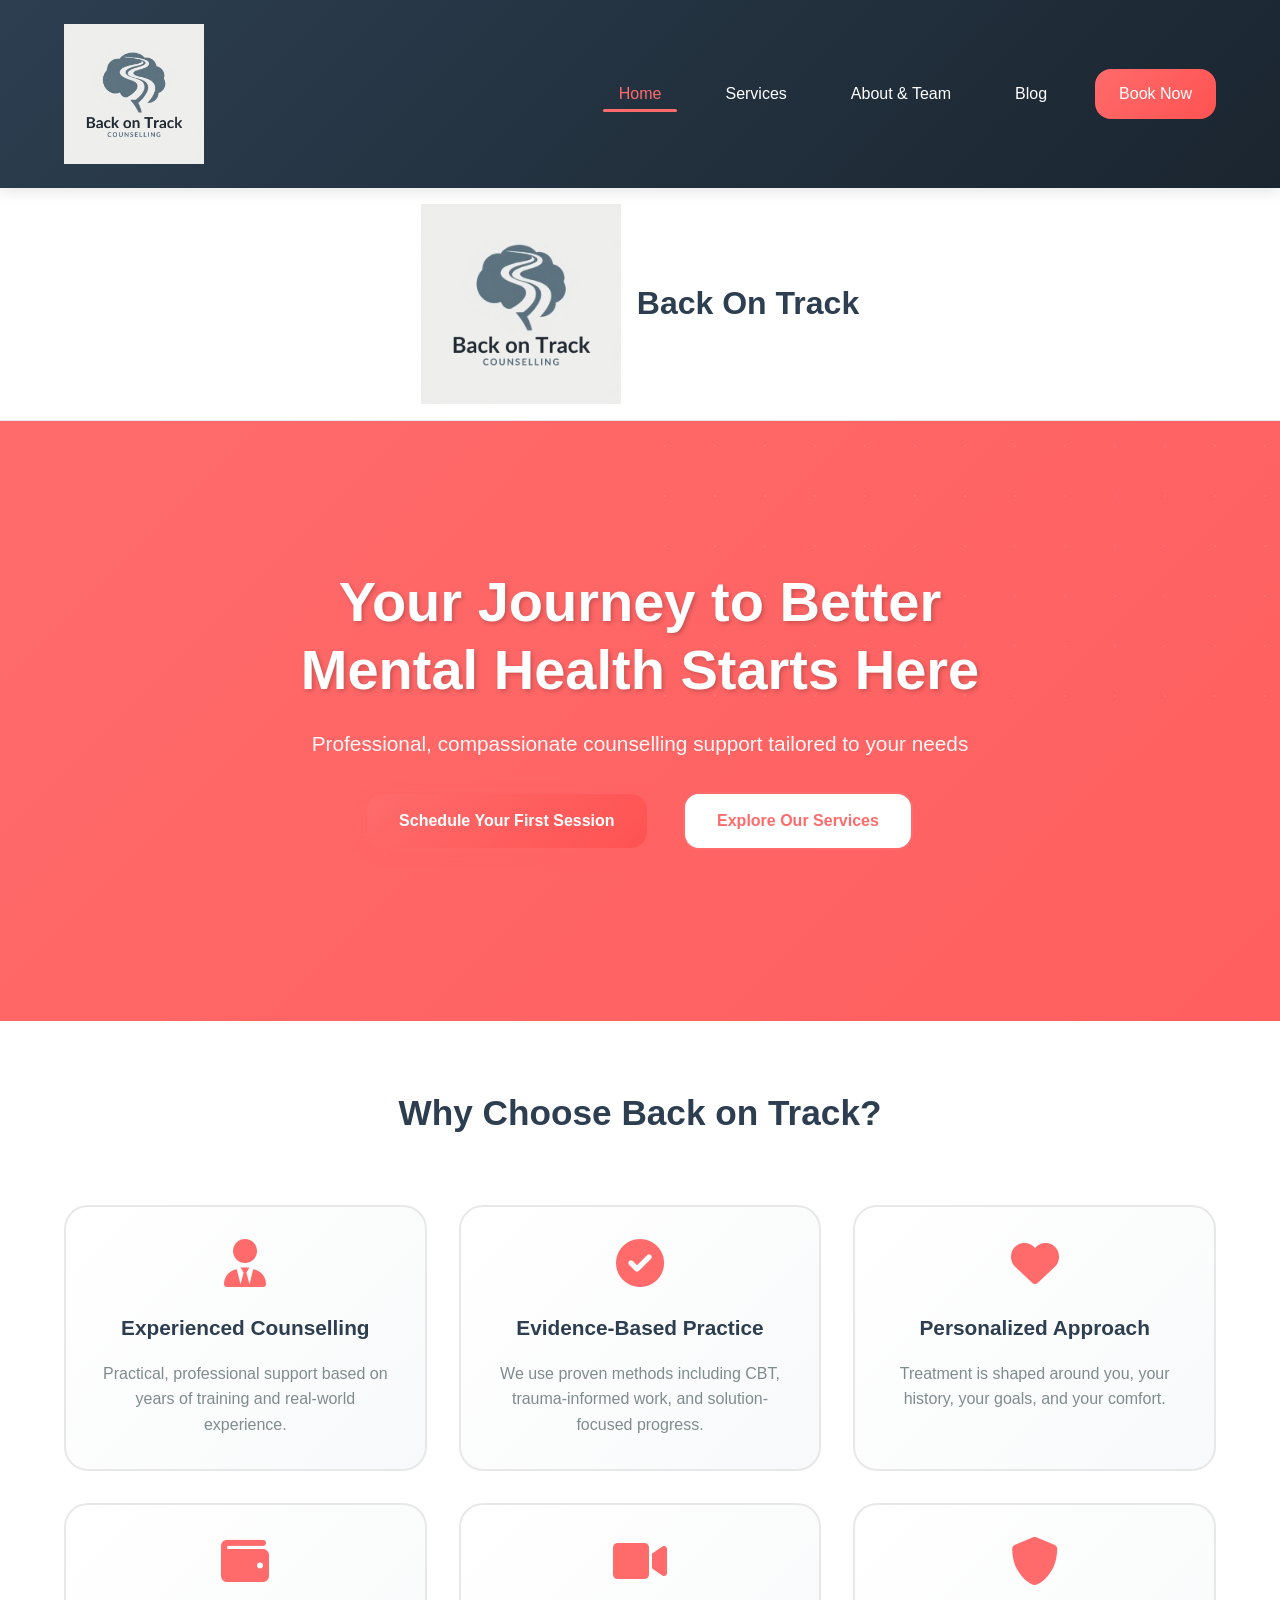
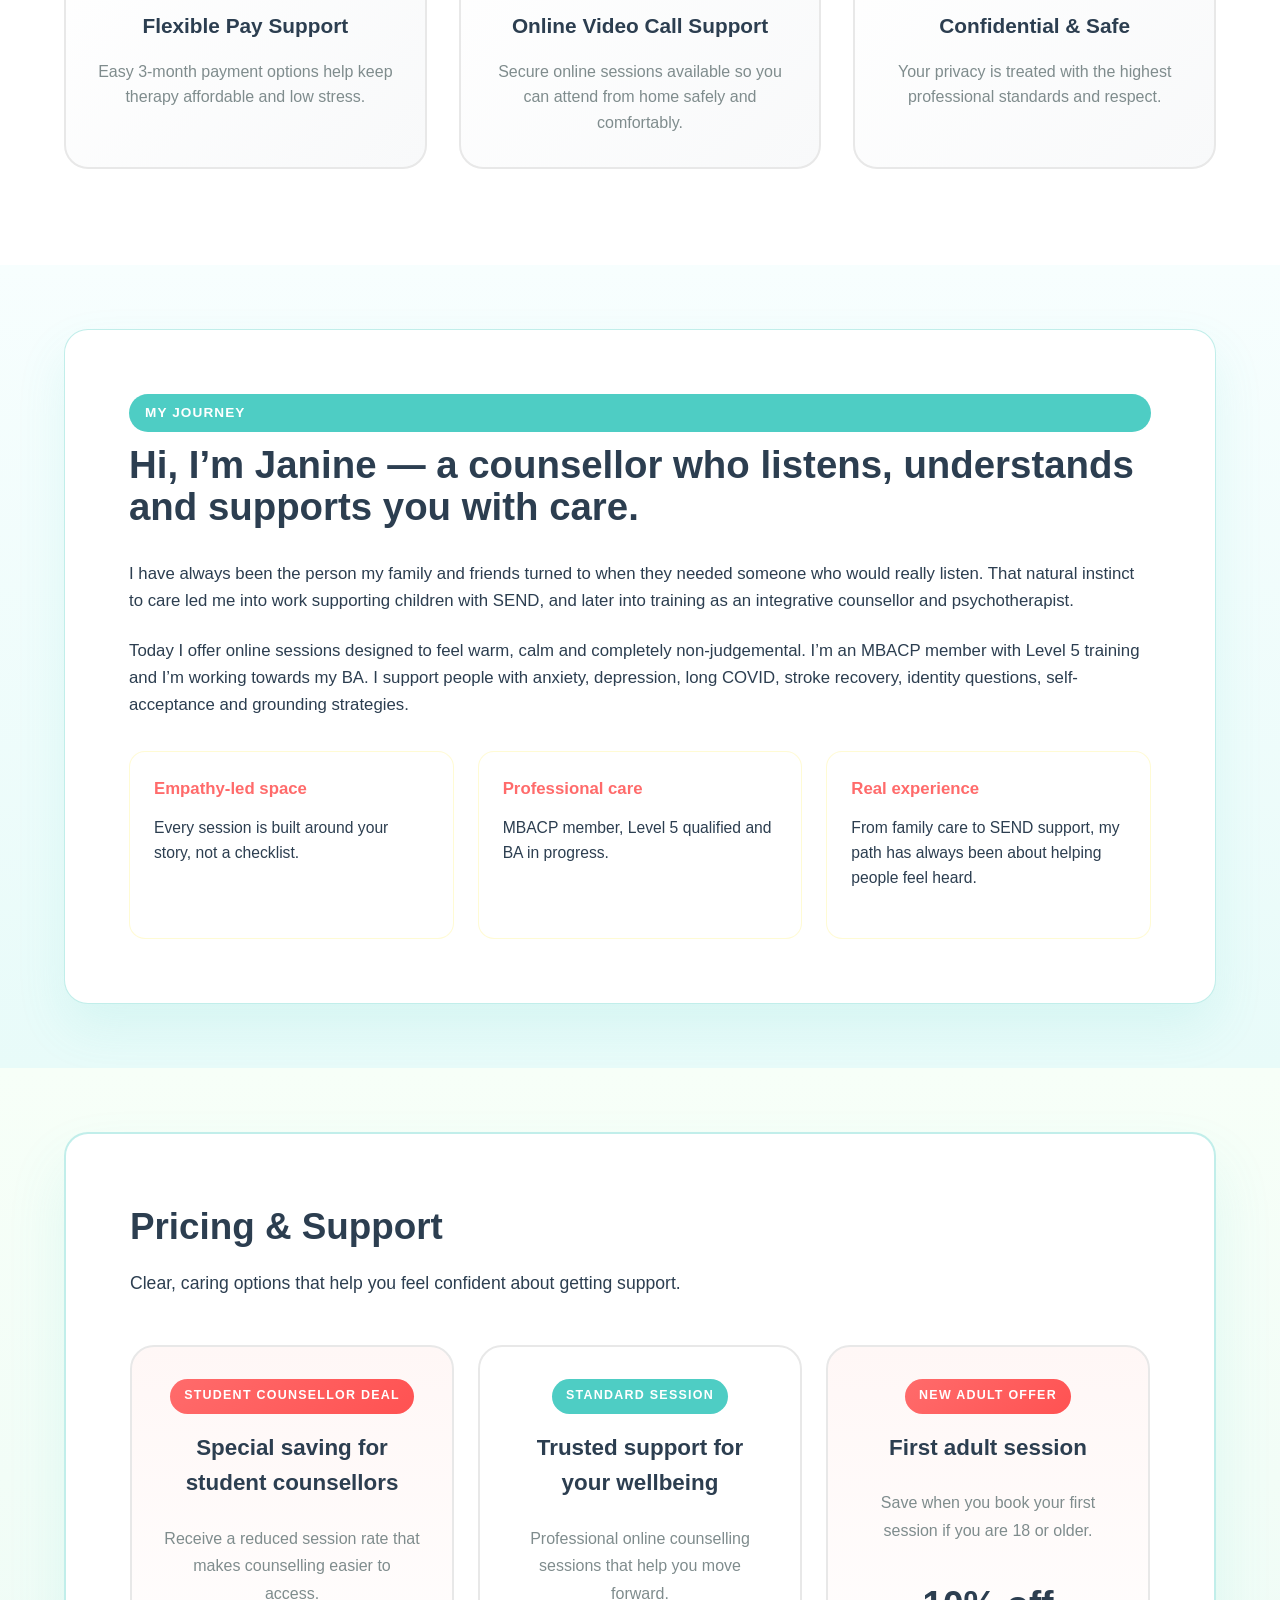
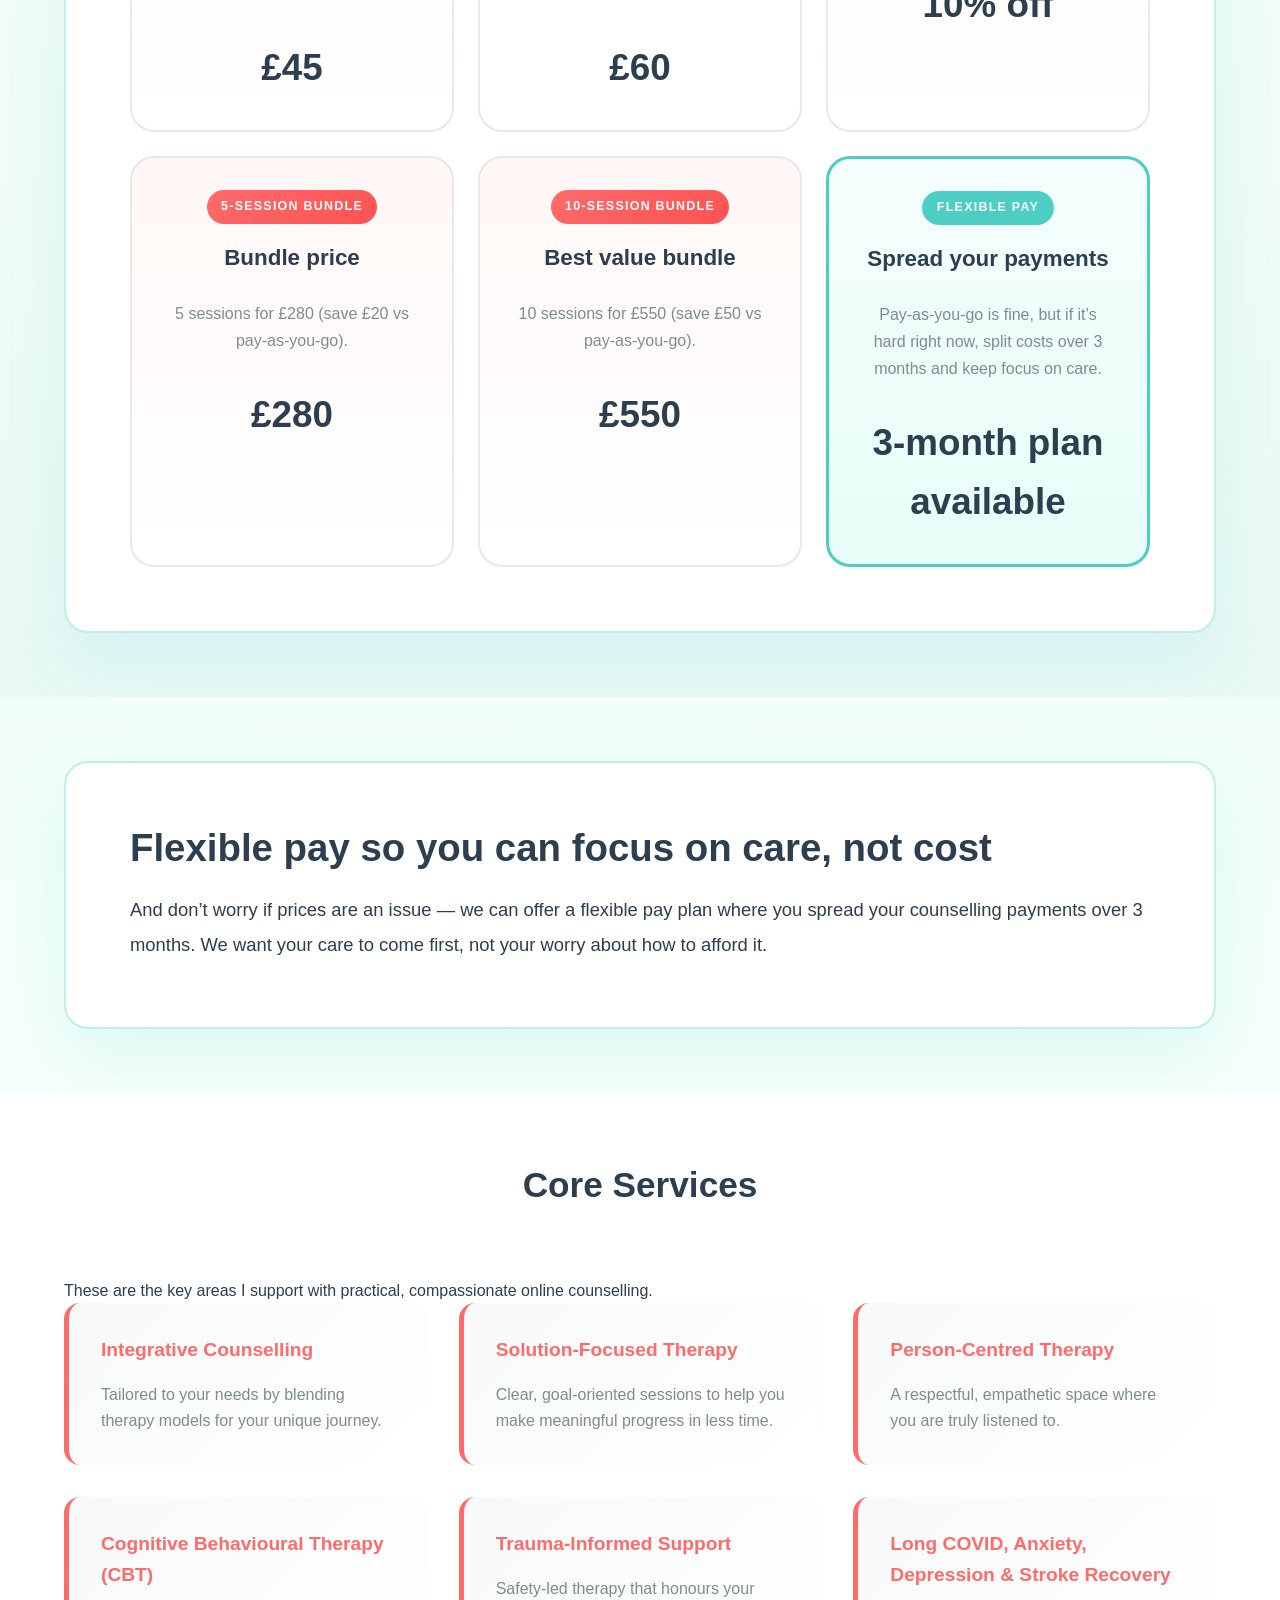
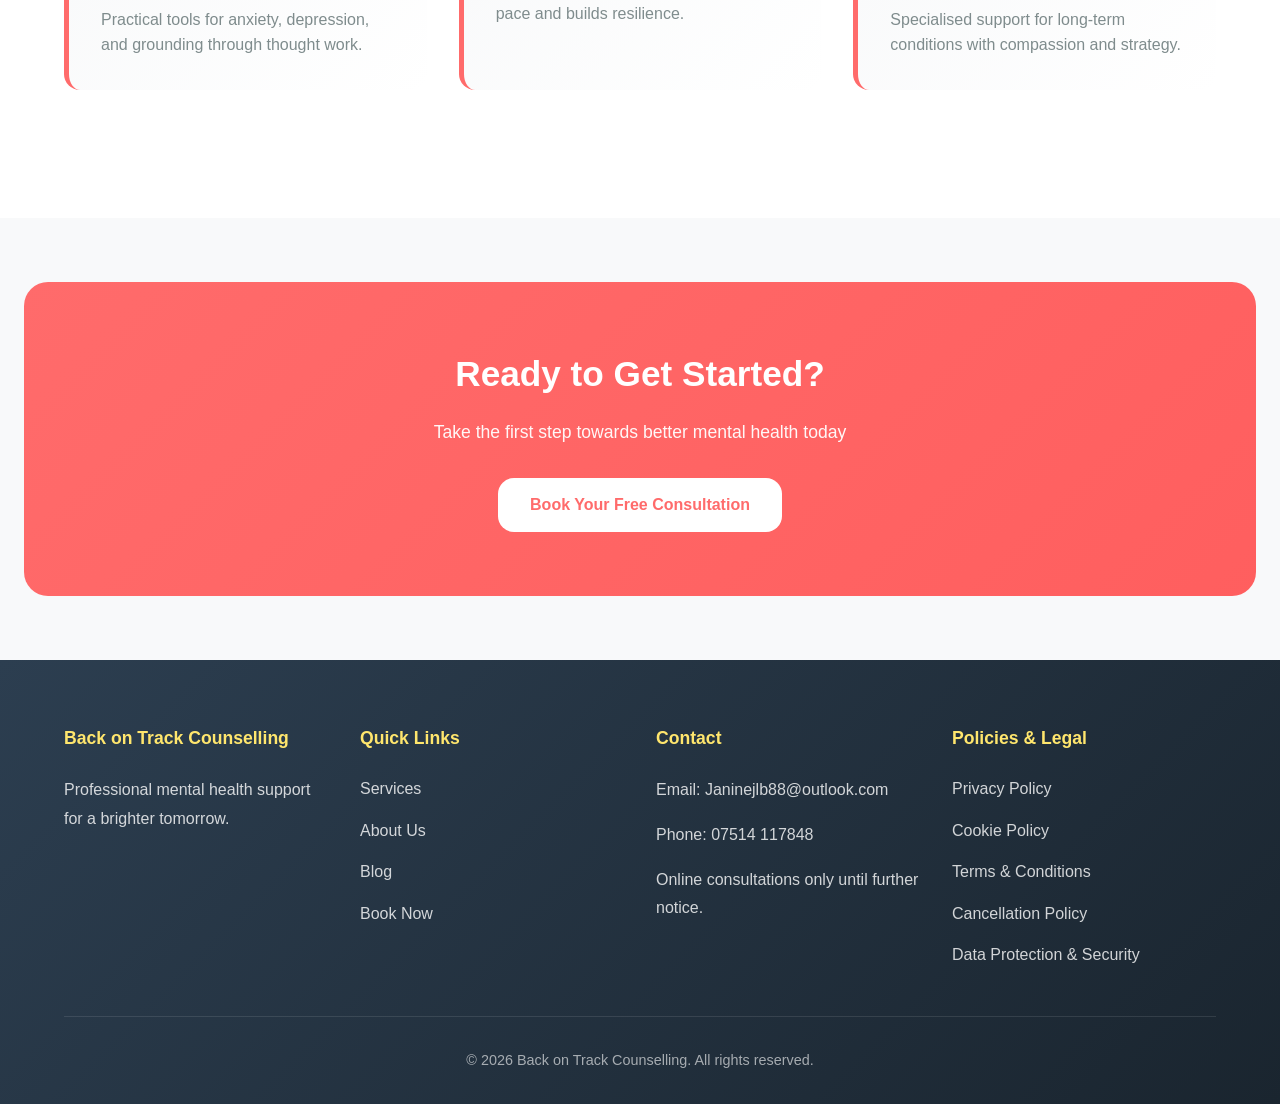
<file: index.html>
<!DOCTYPE html>
<html lang="en">
<head>
    <meta charset="UTF-8">
    <meta name="viewport" content="width=device-width, initial-scale=1.0">
    <title>Back on Track Counselling | Mental Health Support</title>
    <link rel="stylesheet" href="styles.css">
    <link rel="stylesheet" href="https://cdnjs.cloudflare.com/ajax/libs/font-awesome/6.0.0/css/all.min.css">
</head>
<body>
    <!-- Navigation -->
    <nav class="navbar">
        <div class="container">
            <div class="nav-brand">
                <a href="index.html"><img src="logo.png" alt="Back on Track Counselling" class="logo-img"></a>
            </div>
            <ul class="nav-menu">
                <li><a href="index.html" class="active">Home</a></li>
                <li><a href="services.html">Services</a></li>
                <li><a href="about.html">About & Team</a></li>
                <li><a href="blog.html">Blog</a></li>
                <li><a href="booking.html" class="btn-cta">Book Now</a></li>
            </ul>
        </div>
    </nav>

    <!-- Top logo banner (global) -->
    <section class="top-logo-banner">
        <div class="container top-logo-area">
            <img src="logo.png" alt="Back on Track Logo" class="top-logo" />
            <div class="top-logo-title">
                <h1>Back On Track</h1>
            </div>
        </div>
    </section>

    <!-- Hero Section -->
    <section class="hero">
        <div class="hero-content">
            <h2>Your Journey to Better Mental Health Starts Here</h2>
            <p>Professional, compassionate counselling support tailored to your needs</p>
            <a href="booking.html" class="btn btn-primary">Schedule Your First Session</a>
            <a href="services.html" class="btn btn-secondary">Explore Our Services</a>
        </div>
    </section>

    <!-- Features Section -->
    <section class="features">
        <div class="container">
            <h3>Why Choose Back on Track?</h3>
            <div class="features-grid">
                <div class="feature-card">
                    <i class="fas fa-user-tie"></i>
                    <h4>Experienced Counselling</h4>
                    <p>Practical, professional support based on years of training and real-world experience.</p>
                </div>
                <div class="feature-card">
                    <i class="fas fa-check-circle"></i>
                    <h4>Evidence-Based Practice</h4>
                    <p>We use proven methods including CBT, trauma-informed work, and solution-focused progress.</p>
                </div>
                <div class="feature-card">
                    <i class="fas fa-heart"></i>
                    <h4>Personalized Approach</h4>
                    <p>Treatment is shaped around you, your history, your goals, and your comfort.</p>
                </div>
                <div class="feature-card">
                    <i class="fas fa-wallet"></i>
                    <h4>Flexible Pay Support</h4>
                    <p>Easy 3-month payment options help keep therapy affordable and low stress.</p>
                </div>
                <div class="feature-card">
                    <i class="fas fa-video"></i>
                    <h4>Online Video Call Support</h4>
                    <p>Secure online sessions available so you can attend from home safely and comfortably.</p>
                </div>
                <div class="feature-card">
                    <i class="fas fa-shield-alt"></i>
                    <h4>Confidential & Safe</h4>
                    <p>Your privacy is treated with the highest professional standards and respect.</p>
                </div>
            </div>
        </div>
    </section>

    <!-- About Me Section -->
    <section class="about-home journey-section">
        <div class="container">
            <div class="journey-card">
                <div class="journey-header">
                    <span>My Journey</span>
                    <h3>Hi, I’m Janine — a counsellor who listens, understands and supports you with care.</h3>
                </div>
                <p>I have always been the person my family and friends turned to when they needed someone who would really listen. That natural instinct to care led me into work supporting children with SEND, and later into training as an integrative counsellor and psychotherapist.</p>
                <p>Today I offer online sessions designed to feel warm, calm and completely non-judgemental. I’m an MBACP member with Level 5 training and I’m working towards my BA. I support people with anxiety, depression, long COVID, stroke recovery, identity questions, self-acceptance and grounding strategies.</p>
                <div class="journey-grid">
                    <div class="journey-item">
                        <h4>Empathy-led space</h4>
                        <p>Every session is built around your story, not a checklist.</p>
                    </div>
                    <div class="journey-item">
                        <h4>Professional care</h4>
                        <p>MBACP member, Level 5 qualified and BA in progress.</p>
                    </div>
                    <div class="journey-item">
                        <h4>Real experience</h4>
                        <p>From family care to SEND support, my path has always been about helping people feel heard.</p>
                    </div>
                </div>
            </div>
        </div>
    </section>

    <!-- Pricing Section -->
    <section class="pricing-home">
        <div class="container">
            <div class="pricing-home-card">
                <div class="pricing-top">
                    <h3>Pricing & Support</h3>
                    <p>Clear, caring options that help you feel confident about getting support.</p>
                </div>
                <div class="pricing-card-grid">
                    <div class="pricing-card highlight">
                        <div class="pricing-tag">Student counsellor deal</div>
                        <h4>Special saving for student counsellors</h4>
                        <p>Receive a reduced session rate that makes counselling easier to access.</p>
                        <div class="price-value">£45</div>
                    </div>
                    <div class="pricing-card">
                        <div class="pricing-tag">Standard session</div>
                        <h4>Trusted support for your wellbeing</h4>
                        <p>Professional online counselling sessions that help you move forward.</p>
                        <div class="price-value">£60</div>
                    </div>
                    <div class="pricing-card highlight">
                        <div class="pricing-tag">New adult offer</div>
                        <h4>First adult session</h4>
                        <p>Save when you book your first session if you are 18 or older.</p>
                        <div class="price-value">10% off</div>
                    </div>
                    <div class="pricing-card highlight">
                        <div class="pricing-tag">5-Session bundle</div>
                        <h4>Bundle price</h4>
                        <p>5 sessions for £280 (save £20 vs pay-as-you-go).</p>
                        <div class="price-value">£280</div>
                    </div>
                    <div class="pricing-card highlight">
                        <div class="pricing-tag">10-Session bundle</div>
                        <h4>Best value bundle</h4>
                        <p>10 sessions for £550 (save £50 vs pay-as-you-go).</p>
                        <div class="price-value">£550</div>
                    </div>
                    <div class="pricing-card flex-pay-card">
                        <div class="pricing-tag">Flexible pay</div>
                        <h4>Spread your payments</h4>
                        <p>Pay-as-you-go is fine, but if it’s hard right now, split costs over 3 months and keep focus on care.</p>
                        <div class="price-value">3-month plan available</div>
                    </div>
                </div>
            </div>
        </div>
    </section>

    <section class="flexible-pay">
        <div class="container">
            <div class="flexible-card">
                <h3>Flexible pay so you can focus on care, not cost</h3>
                <p>And don’t worry if prices are an issue — we can offer a flexible pay plan where you spread your counselling payments over 3 months. We want your care to come first, not your worry about how to afford it.</p>
            </div>
        </div>
    </section>

    <!-- Services Preview -->
    <section class="services-preview">
        <div class="container">
            <h3>Core Services</h3>
            <p>These are the key areas I support with practical, compassionate online counselling.</p>
            <div class="services-grid">
                <div class="service-item">
                    <h4>Integrative Counselling</h4>
                    <p>Tailored to your needs by blending therapy models for your unique journey.</p>
                </div>
                <div class="service-item">
                    <h4>Solution-Focused Therapy</h4>
                    <p>Clear, goal-oriented sessions to help you make meaningful progress in less time.</p>
                </div>
                <div class="service-item">
                    <h4>Person-Centred Therapy</h4>
                    <p>A respectful, empathetic space where you are truly listened to.</p>
                </div>
                <div class="service-item">
                    <h4>Cognitive Behavioural Therapy (CBT)</h4>
                    <p>Practical tools for anxiety, depression, and grounding through thought work.</p>
                </div>
                <div class="service-item">
                    <h4>Trauma-Informed Support</h4>
                    <p>Safety-led therapy that honours your pace and builds resilience.</p>
                </div>
                <div class="service-item">
                    <h4>Long COVID, Anxiety, Depression & Stroke Recovery</h4>
                    <p>Specialised support for long-term conditions with compassion and strategy.</p>
                </div>
            </div>
        </div>
    </section>

    <!-- CTA Section -->
    <section class="cta-section">
        <div class="container">
            <h3>Ready to Get Started?</h3>
            <p>Take the first step towards better mental health today</p>
            <a href="booking.html" class="btn btn-white">Book Your Free Consultation</a>
        </div>
    </section>

    <!-- Footer -->
    <footer class="footer">
        <div class="container">
            <div class="footer-content">
                <div class="footer-section">
                    <h5>Back on Track Counselling</h5>
                    <p>Professional mental health support for a brighter tomorrow.</p>
                </div>
                <div class="footer-section">
                    <h5>Quick Links</h5>
                    <ul>
                        <li><a href="services.html">Services</a></li>
                        <li><a href="about.html">About Us</a></li>
                        <li><a href="blog.html">Blog</a></li>
                        <li><a href="booking.html">Book Now</a></li>
                    </ul>
                </div>
                <div class="footer-section">
                    <h5>Contact</h5>
                    <p>Email: <a href="mailto:Janinejlb88@outlook.com">Janinejlb88@outlook.com</a></p>
                    <p>Phone: <a href="tel:07514117848">07514 117848</a></p>
                    <p>Online consultations only until further notice.</p>
                </div>
                <div class="footer-section">
                    <h5>Policies & Legal</h5>
                    <ul>
                        <li><a href="privacy-policy.html">Privacy Policy</a></li>
                        <li><a href="cookie-policy.html">Cookie Policy</a></li>
                        <li><a href="terms-and-conditions.html">Terms & Conditions</a></li>
                        <li><a href="cancellation-policy.html">Cancellation Policy</a></li>
                        <li><a href="data-protection-security.html">Data Protection & Security</a></li>
                    </ul>
                </div>
            </div>
            <div class="footer-bottom">
                <p>&copy; 2026 Back on Track Counselling. All rights reserved.</p>
            </div>
        </div>
    </footer>

    <script src="script.js"></script>
</body>
</html>
</file>
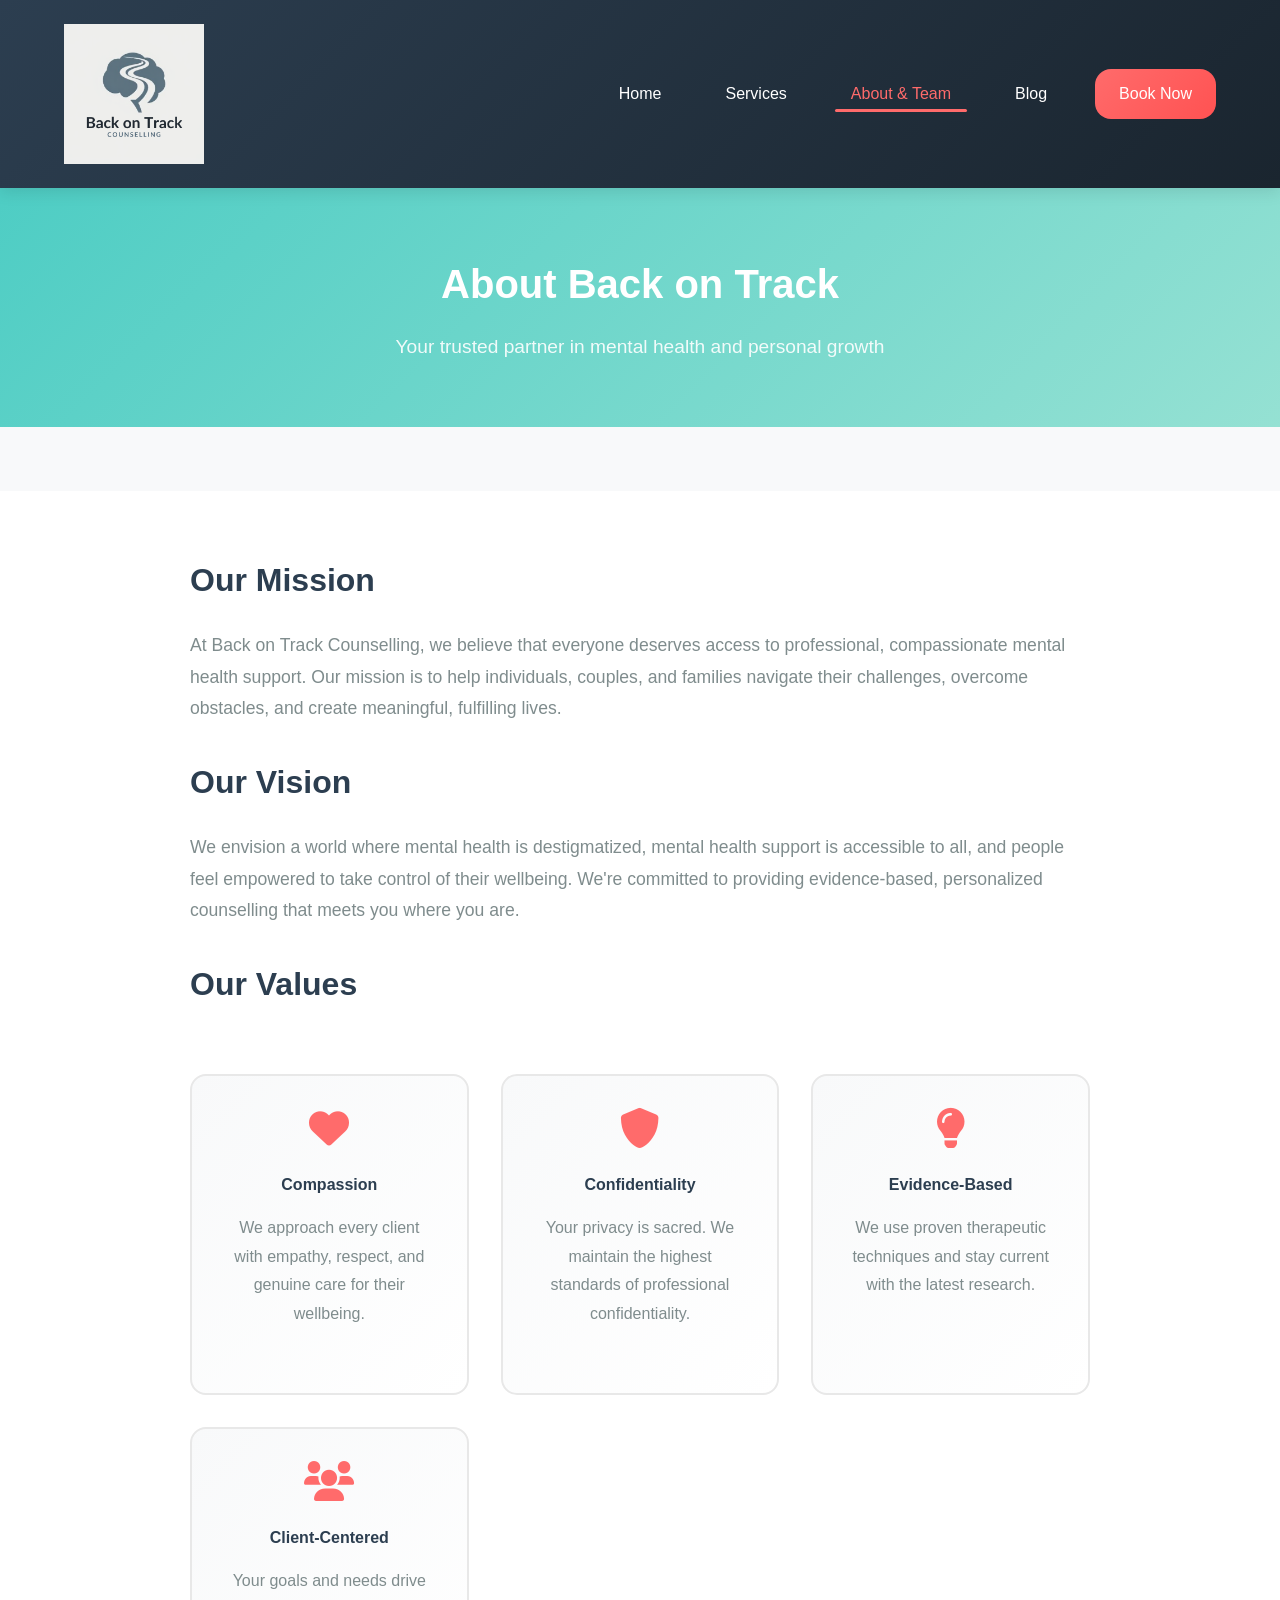
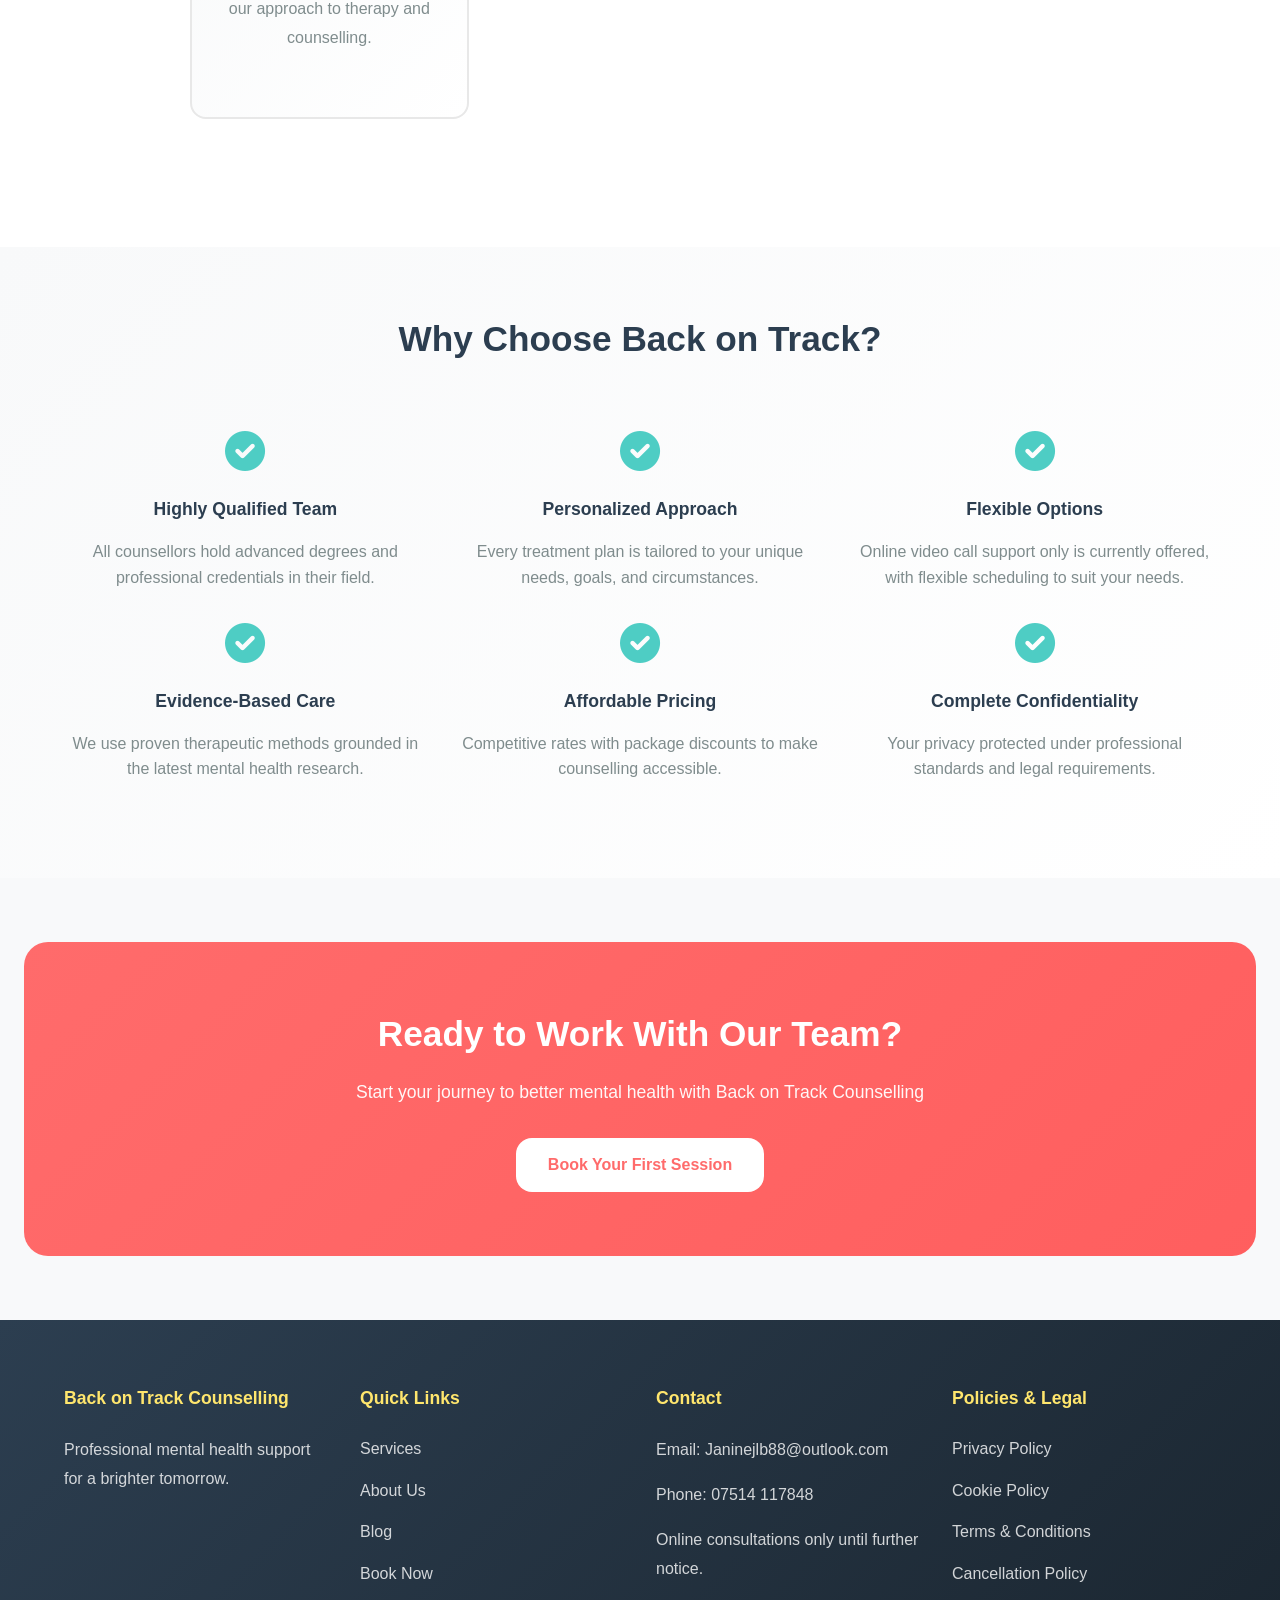
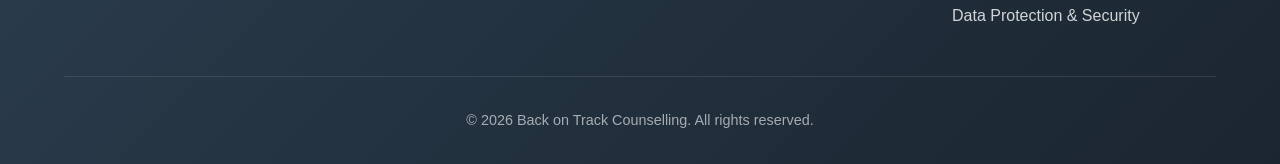
<file: about.html>
<!DOCTYPE html>
<html lang="en">
<head>
    <meta charset="UTF-8">
    <meta name="viewport" content="width=device-width, initial-scale=1.0">
    <title>About Us & Team | Back on Track Counselling</title>
    <link rel="stylesheet" href="styles.css">
    <link rel="stylesheet" href="https://cdnjs.cloudflare.com/ajax/libs/font-awesome/6.0.0/css/all.min.css">
</head>
<body>
    <!-- Navigation -->
    <nav class="navbar">
        <div class="container">
            <div class="nav-brand">
                <a href="index.html"><img src="logo.png" alt="Back on Track Counselling" class="logo-img"></a>
            </div>
            <ul class="nav-menu">
                <li><a href="index.html">Home</a></li>
                <li><a href="services.html">Services</a></li>
                <li><a href="about.html" class="active">About & Team</a></li>
                <li><a href="blog.html">Blog</a></li>
                <li><a href="booking.html" class="btn-cta">Book Now</a></li>
            </ul>
        </div>
    </nav>

    <section class="page-header">
        <h2>About Back on Track</h2>
        <p>Your trusted partner in mental health and personal growth</p>
    </section>

    <!-- About Section -->
    <section class="about-section">
        <div class="container">
            <div class="about-content">
                <h3>Our Mission</h3>
                <p>At Back on Track Counselling, we believe that everyone deserves access to professional, compassionate mental health support. Our mission is to help individuals, couples, and families navigate their challenges, overcome obstacles, and create meaningful, fulfilling lives.</p>
                
                <h3>Our Vision</h3>
                <p>We envision a world where mental health is destigmatized, mental health support is accessible to all, and people feel empowered to take control of their wellbeing. We're committed to providing evidence-based, personalized counselling that meets you where you are.</p>

                <h3>Our Values</h3>
                <div class="values-grid">
                    <div class="value-card">
                        <i class="fas fa-heart"></i>
                        <h4>Compassion</h4>
                        <p>We approach every client with empathy, respect, and genuine care for their wellbeing.</p>
                    </div>
                    <div class="value-card">
                        <i class="fas fa-shield-alt"></i>
                        <h4>Confidentiality</h4>
                        <p>Your privacy is sacred. We maintain the highest standards of professional confidentiality.</p>
                    </div>
                    <div class="value-card">
                        <i class="fas fa-lightbulb"></i>
                        <h4>Evidence-Based</h4>
                        <p>We use proven therapeutic techniques and stay current with the latest research.</p>
                    </div>
                    <div class="value-card">
                        <i class="fas fa-users"></i>
                        <h4>Client-Centered</h4>
                        <p>Your goals and needs drive our approach to therapy and counselling.</p>
                    </div>
                </div>
            </div>
        </div>
    </section>

    <!-- Why Choose Us -->
    <section class="why-choose-us">
        <div class="container">
            <h3>Why Choose Back on Track?</h3>
            <div class="features-grid">
                <div class="feature-item">
                    <i class="fas fa-check-circle"></i>
                    <h4>Highly Qualified Team</h4>
                    <p>All counsellors hold advanced degrees and professional credentials in their field.</p>
                </div>
                <div class="feature-item">
                    <i class="fas fa-check-circle"></i>
                    <h4>Personalized Approach</h4>
                    <p>Every treatment plan is tailored to your unique needs, goals, and circumstances.</p>
                </div>
                <div class="feature-item">
                    <i class="fas fa-check-circle"></i>
                    <h4>Flexible Options</h4>
                    <p>Online video call support only is currently offered, with flexible scheduling to suit your needs.</p>
                </div>
                <div class="feature-item">
                    <i class="fas fa-check-circle"></i>
                    <h4>Evidence-Based Care</h4>
                    <p>We use proven therapeutic methods grounded in the latest mental health research.</p>
                </div>
                <div class="feature-item">
                    <i class="fas fa-check-circle"></i>
                    <h4>Affordable Pricing</h4>
                    <p>Competitive rates with package discounts to make counselling accessible.</p>
                </div>
                <div class="feature-item">
                    <i class="fas fa-check-circle"></i>
                    <h4>Complete Confidentiality</h4>
                    <p>Your privacy protected under professional standards and legal requirements.</p>
                </div>
            </div>
        </div>
    </section>

    <!-- CTA Section -->
    <section class="cta-section">
        <div class="container">
            <h3>Ready to Work With Our Team?</h3>
            <p>Start your journey to better mental health with Back on Track Counselling</p>
            <a href="booking.html" class="btn btn-white">Book Your First Session</a>
        </div>
    </section>

    <!-- Footer -->
    <footer class="footer">
        <div class="container">
            <div class="footer-content">
                <div class="footer-section">
                    <h5>Back on Track Counselling</h5>
                    <p>Professional mental health support for a brighter tomorrow.</p>
                </div>
                <div class="footer-section">
                    <h5>Quick Links</h5>
                    <ul>
                        <li><a href="services.html">Services</a></li>
                        <li><a href="about.html">About Us</a></li>
                        <li><a href="blog.html">Blog</a></li>
                        <li><a href="booking.html">Book Now</a></li>
                    </ul>
                </div>
                <div class="footer-section">
                    <h5>Contact</h5>
                    <p>Email: <a href="mailto:Janinejlb88@outlook.com">Janinejlb88@outlook.com</a></p>
                    <p>Phone: <a href="tel:07514117848">07514 117848</a></p>
                    <p>Online consultations only until further notice.</p>
                </div>
                <div class="footer-section">
                    <h5>Policies & Legal</h5>
                    <ul>
                        <li><a href="privacy-policy.html">Privacy Policy</a></li>
                        <li><a href="cookie-policy.html">Cookie Policy</a></li>
                        <li><a href="terms-and-conditions.html">Terms & Conditions</a></li>
                        <li><a href="cancellation-policy.html">Cancellation Policy</a></li>
                        <li><a href="data-protection-security.html">Data Protection & Security</a></li>
                    </ul>
                </div>
            </div>
            <div class="footer-bottom">
                <p>&copy; 2026 Back on Track Counselling. All rights reserved.</p>
            </div>
        </div>
    </footer>

    <script src="script.js"></script>
</body>
</html>
</file>
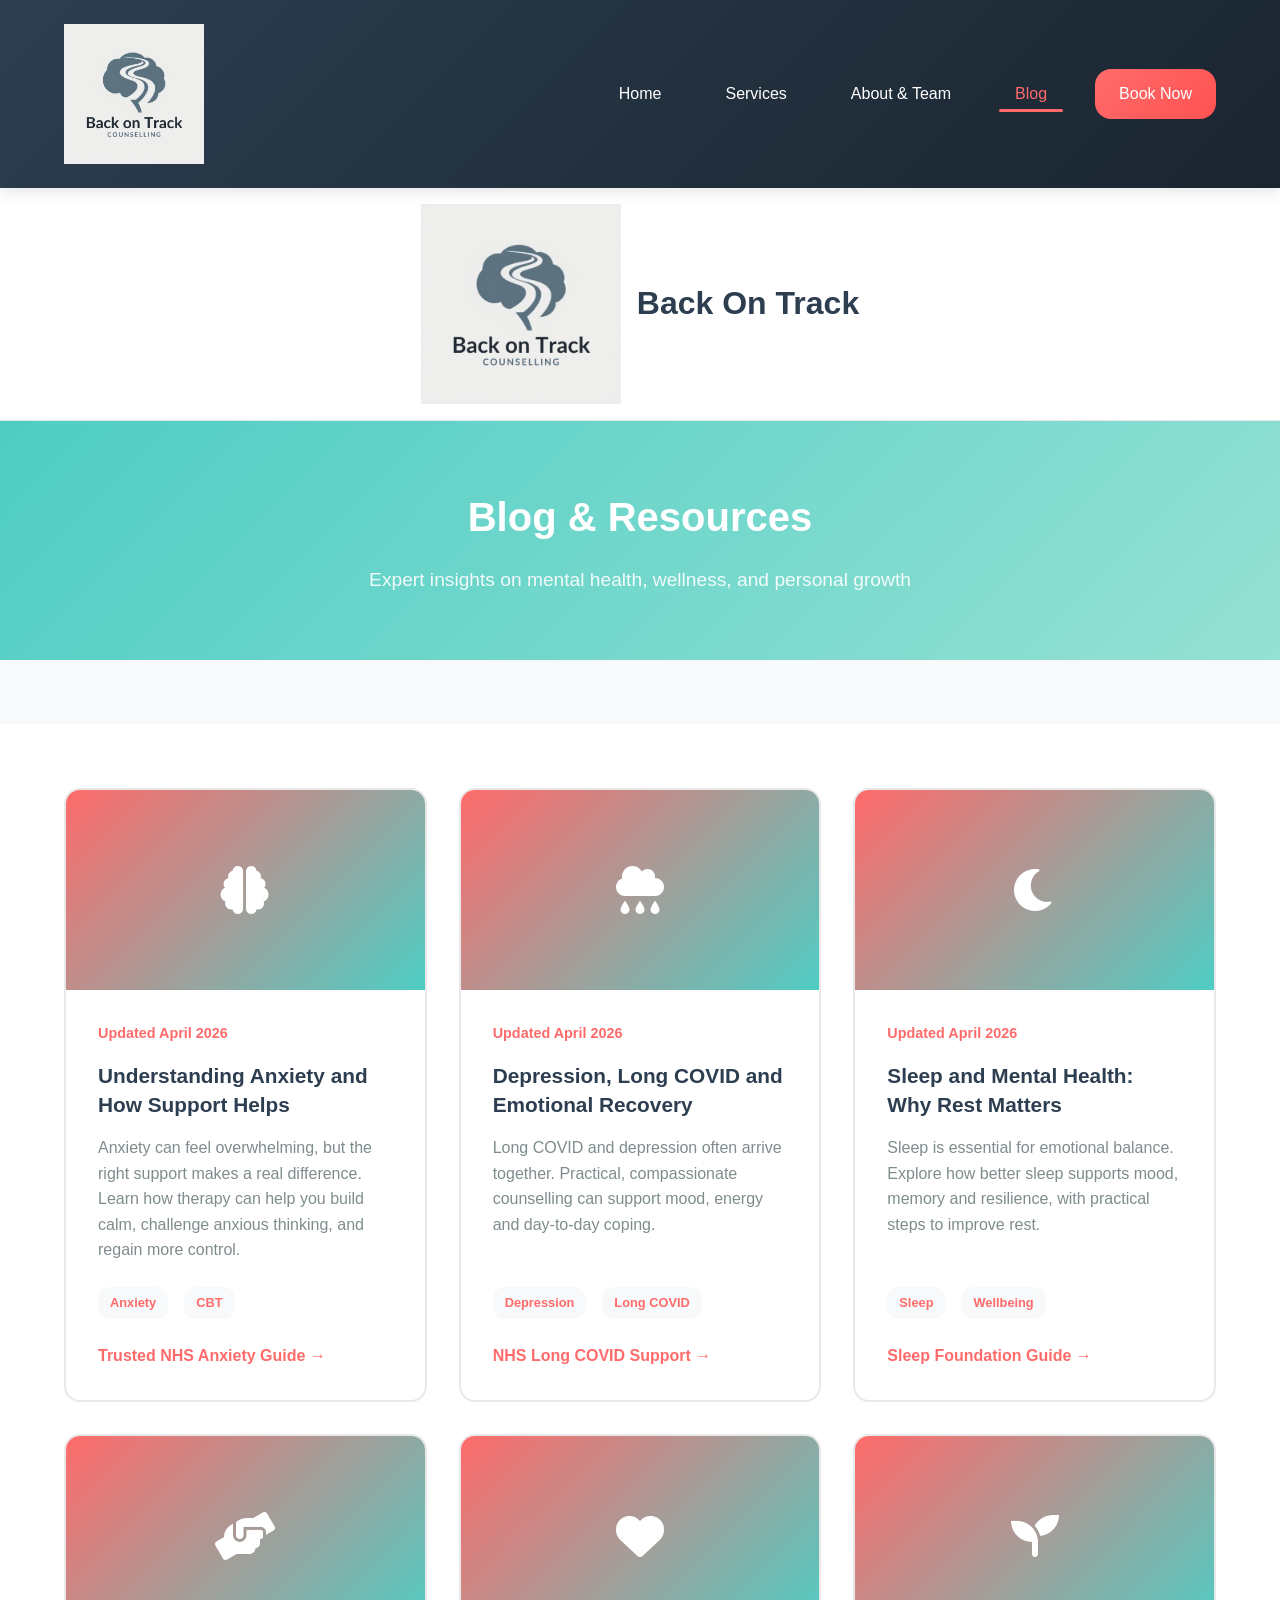
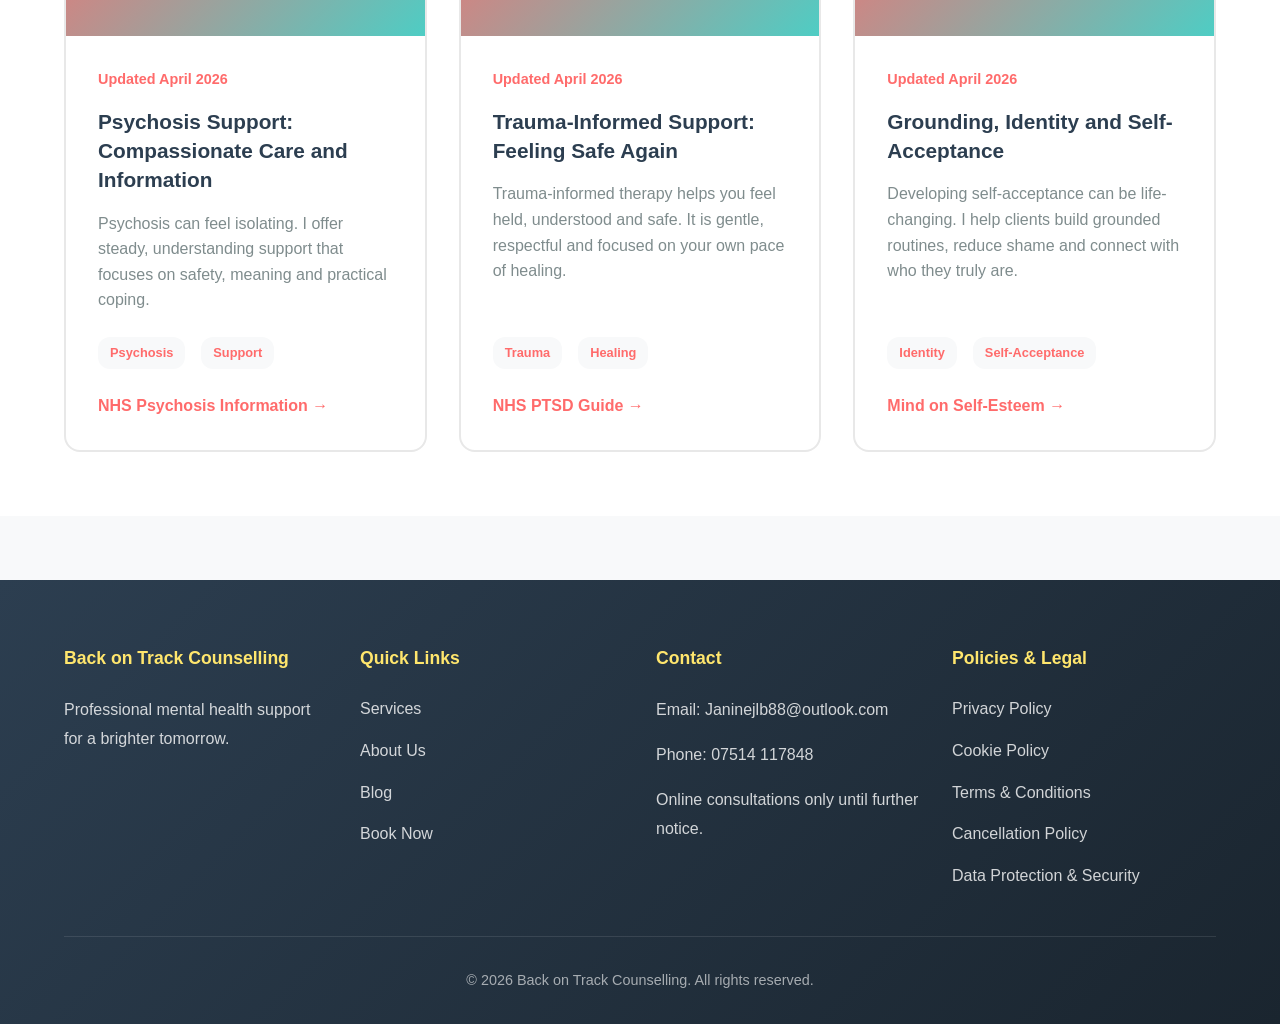
<file: blog.html>
<!DOCTYPE html>
<html lang="en">
<head>
    <meta charset="UTF-8">
    <meta name="viewport" content="width=device-width, initial-scale=1.0">
    <title>Blog | Back on Track Counselling</title>
    <link rel="stylesheet" href="styles.css">
    <link rel="stylesheet" href="https://cdnjs.cloudflare.com/ajax/libs/font-awesome/6.0.0/css/all.min.css">
</head>
<body>
    <!-- Navigation -->
    <nav class="navbar">
        <div class="container">
            <div class="nav-brand">
                <a href="index.html"><img src="logo.png" alt="Back on Track Counselling" class="logo-img"></a>
            </div>
            <ul class="nav-menu">
                <li><a href="index.html">Home</a></li>
                <li><a href="services.html">Services</a></li>
                <li><a href="about.html">About & Team</a></li>
                <li><a href="blog.html" class="active">Blog</a></li>
                <li><a href="booking.html" class="btn-cta">Book Now</a></li>
            </ul>
        </div>
    </nav>

    <!-- Top logo banner (global) -->
    <section class="top-logo-banner">
        <div class="container top-logo-area">
            <img src="logo.png" alt="Back on Track Logo" class="top-logo" />
            <div class="top-logo-title">
                <h1>Back On Track</h1>
            </div>
        </div>
    </section>

    <!-- Page Header -->
    <section class="page-header">
        <h2>Blog & Resources</h2>
        <p>Expert insights on mental health, wellness, and personal growth</p>
    </section>

    <!-- Blog Posts -->
    <section class="blog-section">
        <div class="container">
            <div class="blog-grid">
                <article class="blog-post">
                    <div class="blog-image">
                        <i class="fas fa-brain"></i>
                    </div>
                    <div class="blog-content">
                        <span class="blog-date">Updated April 2026</span>
                        <h3>Understanding Anxiety and How Support Helps</h3>
                        <p>Anxiety can feel overwhelming, but the right support makes a real difference. Learn how therapy can help you build calm, challenge anxious thinking, and regain more control.</p>
                        <div class="blog-tags">
                            <span class="tag">Anxiety</span>
                            <span class="tag">CBT</span>
                        </div>
                        <a href="https://www.nhs.uk/mental-health/conditions/anxiety/" target="_blank" rel="noopener noreferrer" class="read-more">Trusted NHS Anxiety Guide →</a>
                    </div>
                </article>

                <article class="blog-post">
                    <div class="blog-image">
                        <i class="fas fa-cloud-rain"></i>
                    </div>
                    <div class="blog-content">
                        <span class="blog-date">Updated April 2026</span>
                        <h3>Depression, Long COVID and Emotional Recovery</h3>
                        <p>Long COVID and depression often arrive together. Practical, compassionate counselling can support mood, energy and day-to-day coping.</p>
                        <div class="blog-tags">
                            <span class="tag">Depression</span>
                            <span class="tag">Long COVID</span>
                        </div>
                        <a href="https://www.nhs.uk/conditions/coronavirus-covid-19/long-term-effects/" target="_blank" rel="noopener noreferrer" class="read-more">NHS Long COVID Support →</a>
                    </div>
                </article>

                <article class="blog-post">
                    <div class="blog-image">
                        <i class="fas fa-moon"></i>
                    </div>
                    <div class="blog-content">
                        <span class="blog-date">Updated April 2026</span>
                        <h3>Sleep and Mental Health: Why Rest Matters</h3>
                        <p>Sleep is essential for emotional balance. Explore how better sleep supports mood, memory and resilience, with practical steps to improve rest.</p>
                        <div class="blog-tags">
                            <span class="tag">Sleep</span>
                            <span class="tag">Wellbeing</span>
                        </div>
                        <a href="https://www.sleepfoundation.org/mental-health/sleep-and-mental-health" target="_blank" rel="noopener noreferrer" class="read-more">Sleep Foundation Guide →</a>
                    </div>
                </article>

                <article class="blog-post">
                    <div class="blog-image">
                        <i class="fas fa-hands-helping"></i>
                    </div>
                    <div class="blog-content">
                        <span class="blog-date">Updated April 2026</span>
                        <h3>Psychosis Support: Compassionate Care and Information</h3>
                        <p>Psychosis can feel isolating. I offer steady, understanding support that focuses on safety, meaning and practical coping.</p>
                        <div class="blog-tags">
                            <span class="tag">Psychosis</span>
                            <span class="tag">Support</span>
                        </div>
                        <a href="https://www.nhs.uk/mental-health/conditions/psychosis/" target="_blank" rel="noopener noreferrer" class="read-more">NHS Psychosis Information →</a>
                    </div>
                </article>

                <article class="blog-post">
                    <div class="blog-image">
                        <i class="fas fa-heart"></i>
                    </div>
                    <div class="blog-content">
                        <span class="blog-date">Updated April 2026</span>
                        <h3>Trauma-Informed Support: Feeling Safe Again</h3>
                        <p>Trauma-informed therapy helps you feel held, understood and safe. It is gentle, respectful and focused on your own pace of healing.</p>
                        <div class="blog-tags">
                            <span class="tag">Trauma</span>
                            <span class="tag">Healing</span>
                        </div>
                        <a href="https://www.nhs.uk/mental-health/conditions/post-traumatic-stress-disorder-ptsd/" target="_blank" rel="noopener noreferrer" class="read-more">NHS PTSD Guide →</a>
                    </div>
                </article>

                <article class="blog-post">
                    <div class="blog-image">
                        <i class="fas fa-seedling"></i>
                    </div>
                    <div class="blog-content">
                        <span class="blog-date">Updated April 2026</span>
                        <h3>Grounding, Identity and Self-Acceptance</h3>
                        <p>Developing self-acceptance can be life-changing. I help clients build grounded routines, reduce shame and connect with who they truly are.</p>
                        <div class="blog-tags">
                            <span class="tag">Identity</span>
                            <span class="tag">Self-Acceptance</span>
                        </div>
                        <a href="https://www.mind.org.uk/information-support/types-of-mental-health-problems/self-esteem/about-self-esteem/" target="_blank" rel="noopener noreferrer" class="read-more">Mind on Self-Esteem →</a>
                    </div>
                </article>
            </div>
        </div>
    </section>

    <!-- Footer -->
    <footer class="footer">
        <div class="container">
            <div class="footer-content">
                <div class="footer-section">
                    <h5>Back on Track Counselling</h5>
                    <p>Professional mental health support for a brighter tomorrow.</p>
                </div>
                <div class="footer-section">
                    <h5>Quick Links</h5>
                    <ul>
                        <li><a href="services.html">Services</a></li>
                        <li><a href="about.html">About Us</a></li>
                        <li><a href="blog.html">Blog</a></li>
                        <li><a href="booking.html">Book Now</a></li>
                    </ul>
                </div>
                <div class="footer-section">
                    <h5>Contact</h5>
                    <p>Email: <a href="mailto:Janinejlb88@outlook.com">Janinejlb88@outlook.com</a></p>
                    <p>Phone: <a href="tel:07514117848">07514 117848</a></p>
                    <p>Online consultations only until further notice.</p>
                </div>
                <div class="footer-section">
                    <h5>Policies & Legal</h5>
                    <ul>
                        <li><a href="privacy-policy.html">Privacy Policy</a></li>
                        <li><a href="cookie-policy.html">Cookie Policy</a></li>
                        <li><a href="terms-and-conditions.html">Terms & Conditions</a></li>
                        <li><a href="cancellation-policy.html">Cancellation Policy</a></li>
                        <li><a href="data-protection-security.html">Data Protection & Security</a></li>
                    </ul>
                </div>
            </div>
            <div class="footer-bottom">
                <p>&copy; 2026 Back on Track Counselling. All rights reserved.</p>
            </div>
        </div>
    </footer>

    <script src="script.js"></script>
</body>
</html>
</file>
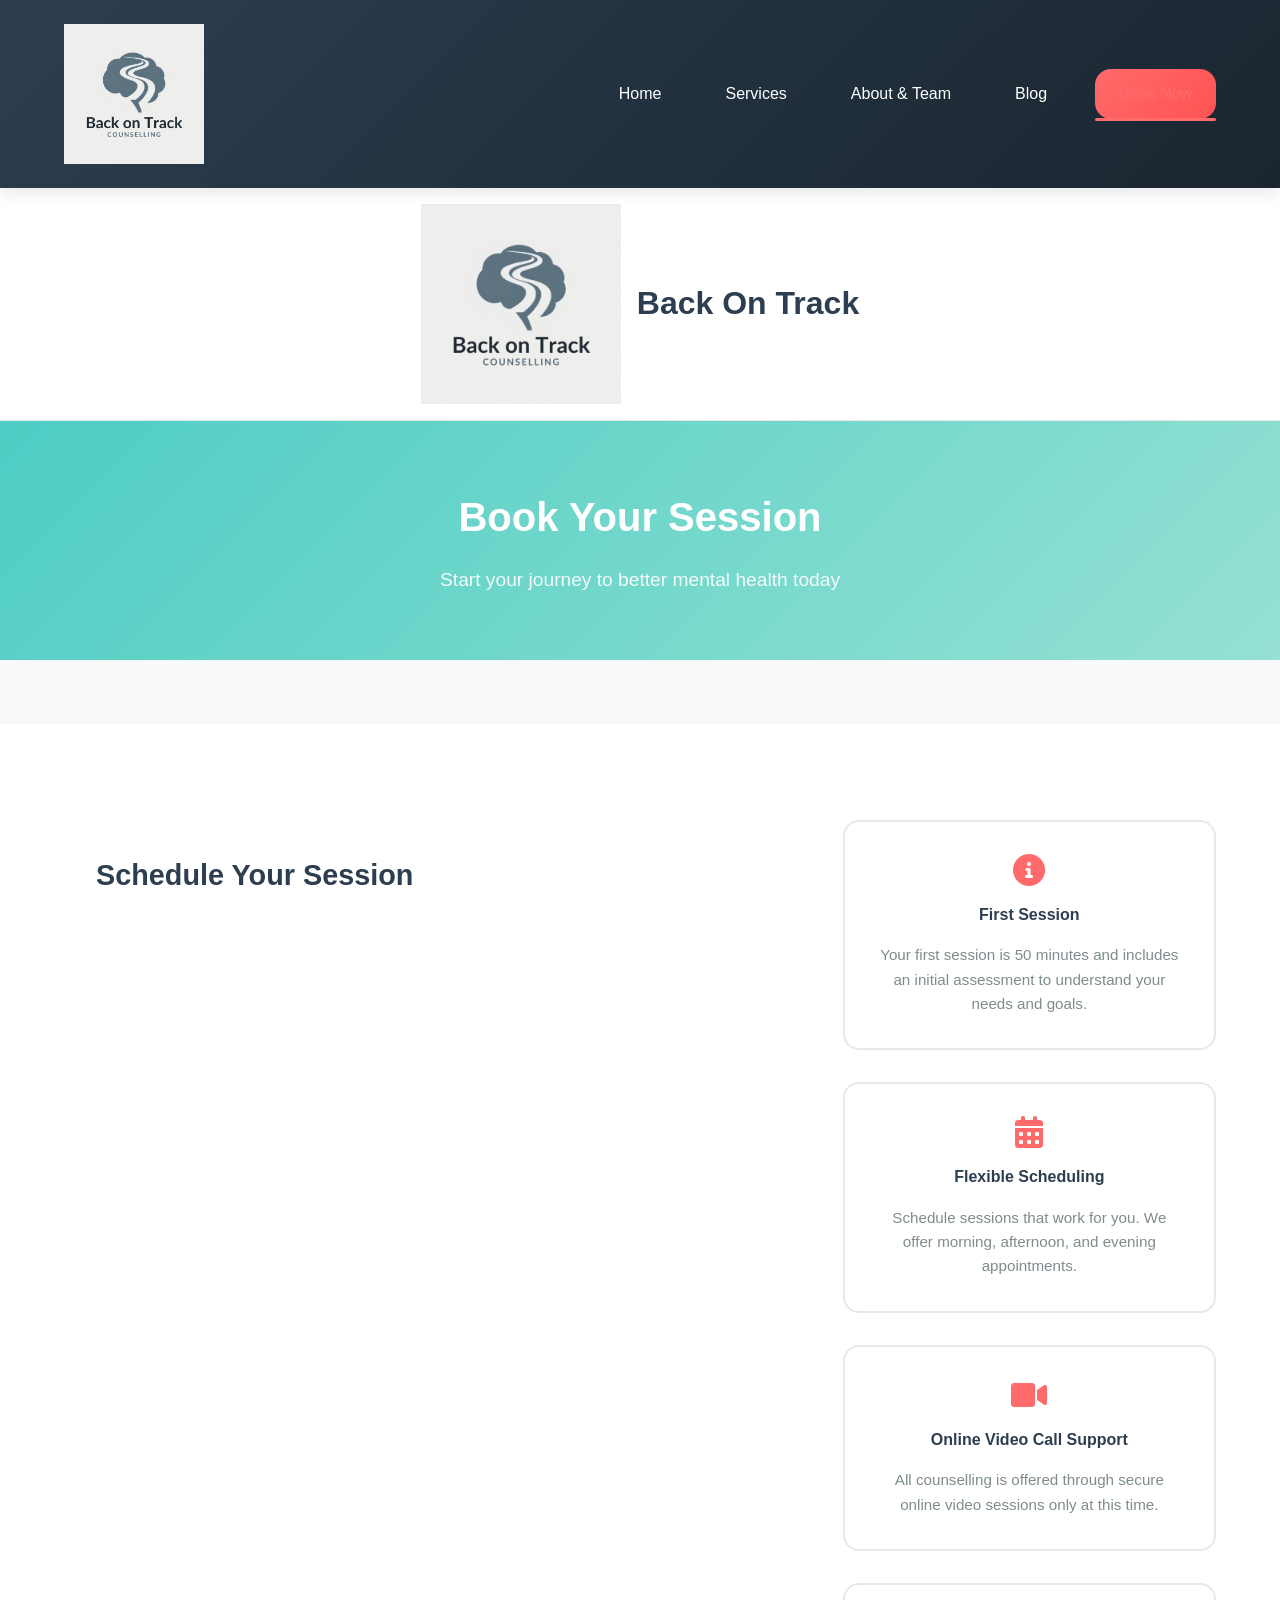
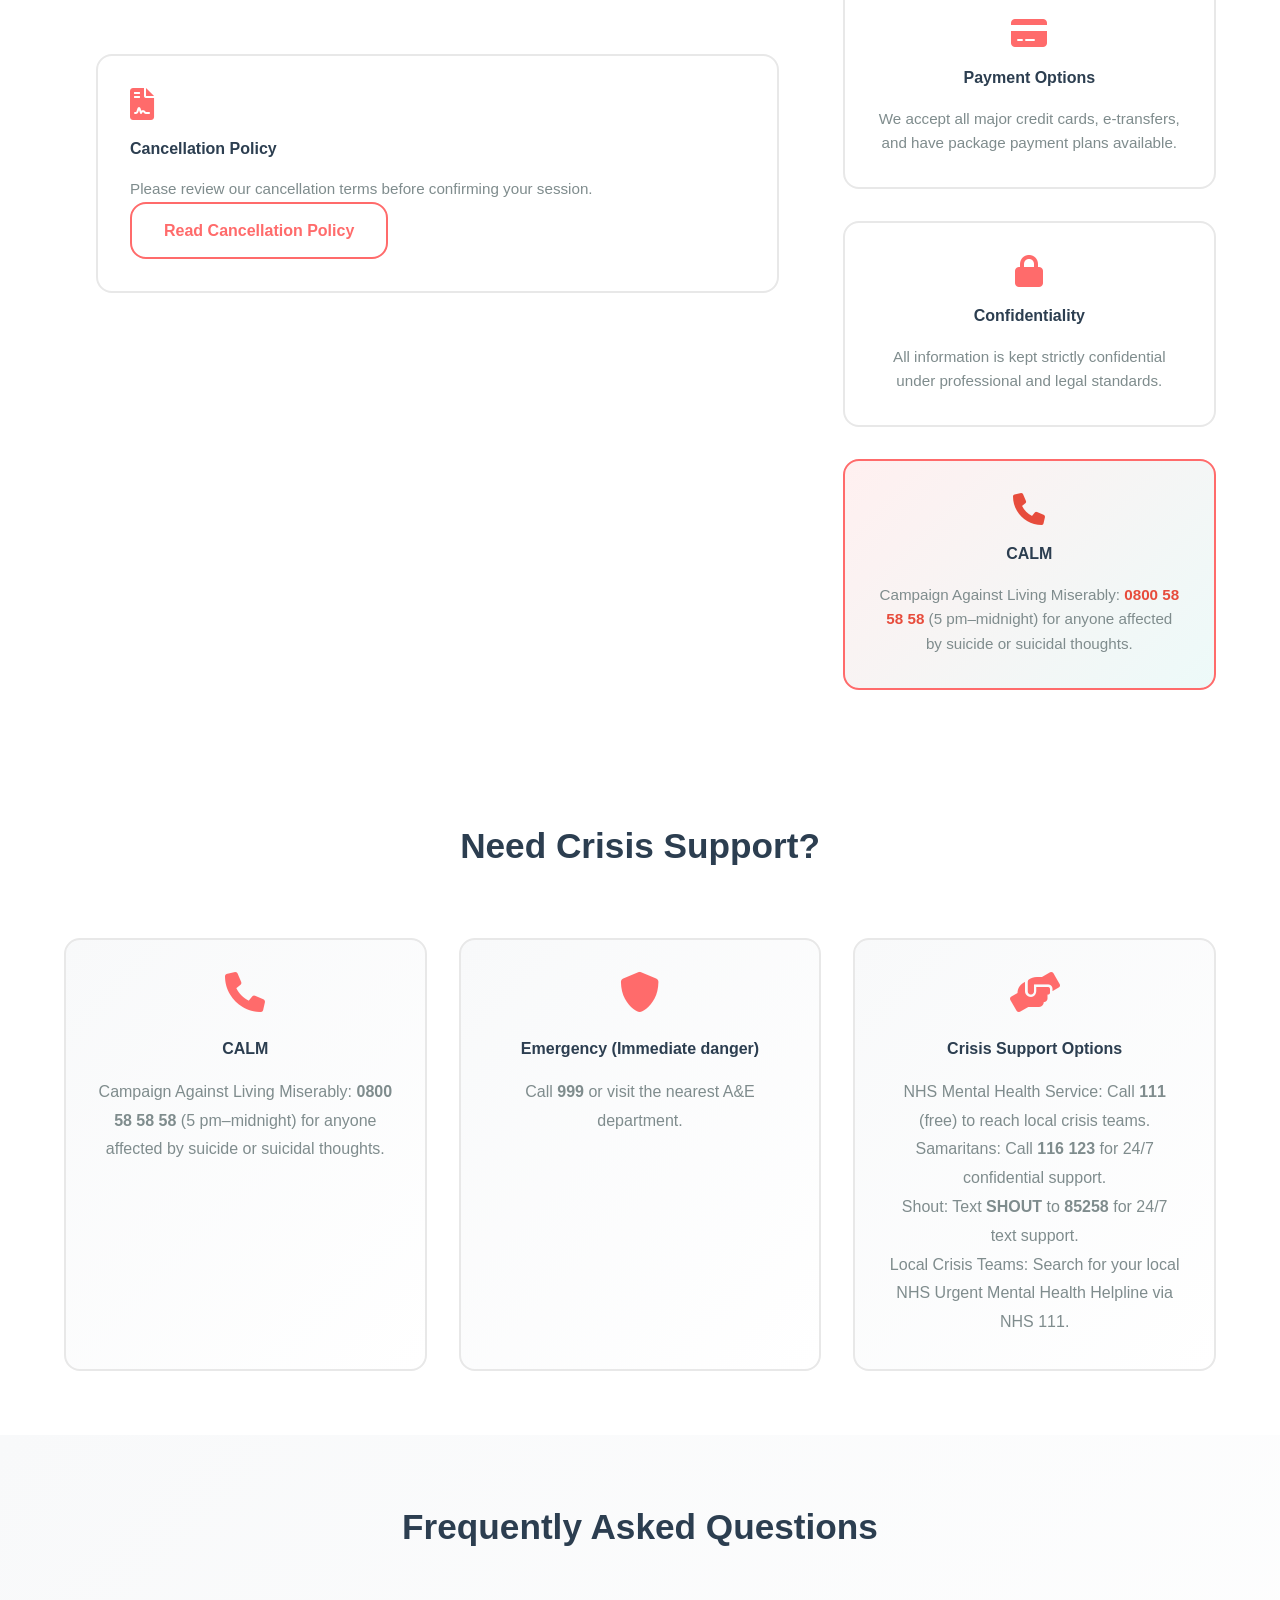
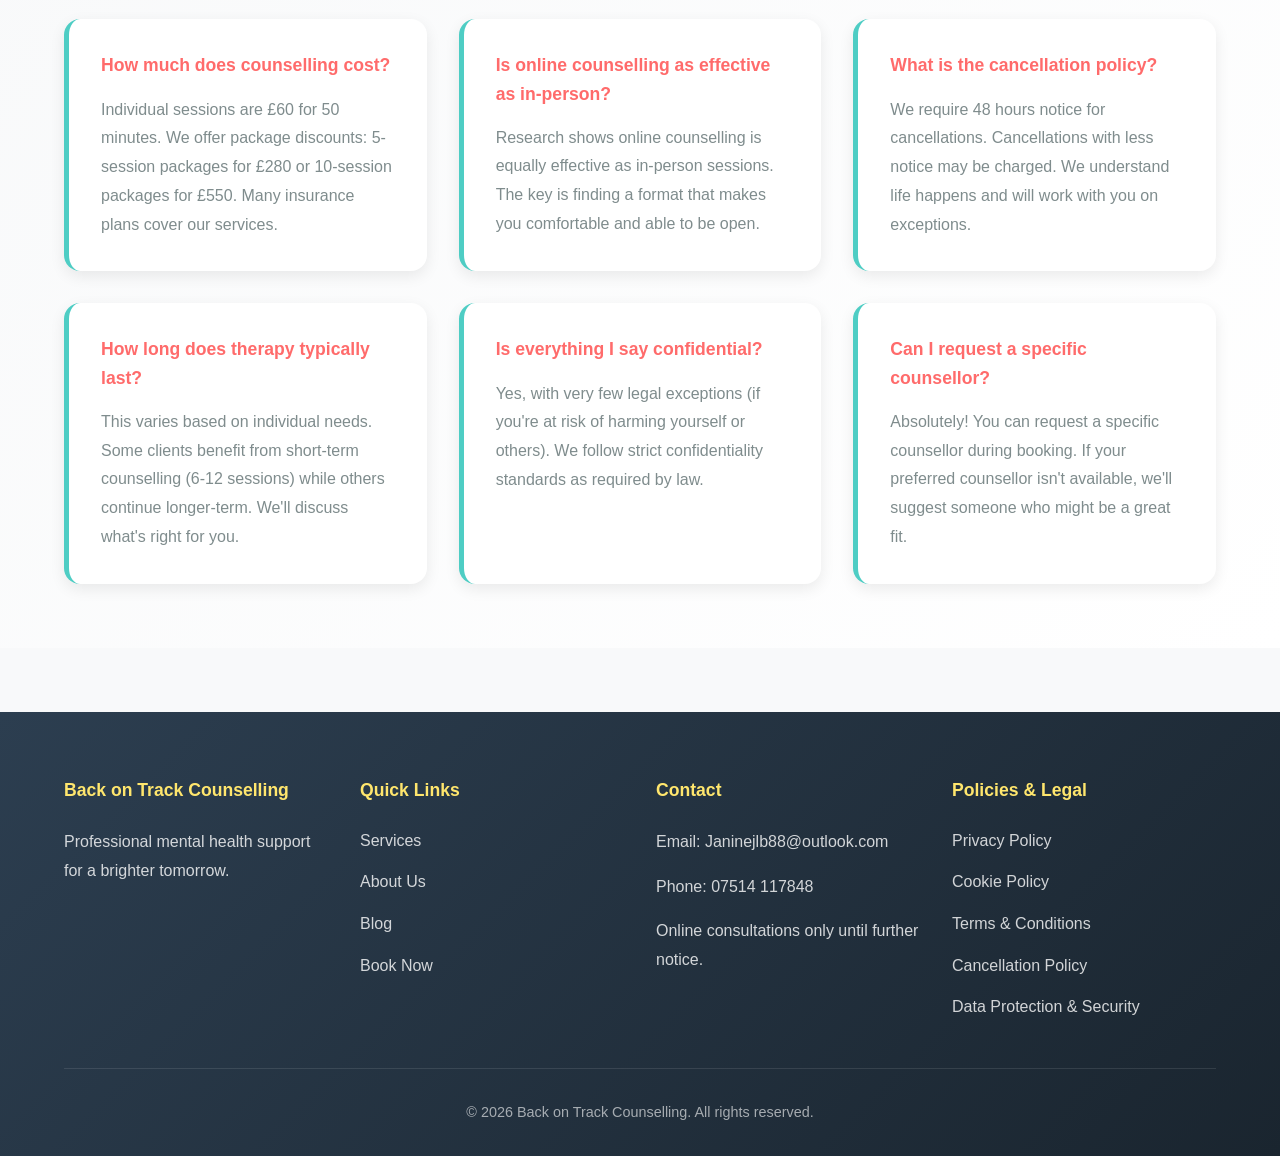
<file: booking.html>
<!DOCTYPE html>
<html lang="en">
<head>
    <meta charset="UTF-8">
    <meta name="viewport" content="width=device-width, initial-scale=1.0">
    <title>Book a Session | Back on Track Counselling</title>
    <link rel="stylesheet" href="styles.css">
    <link rel="stylesheet" href="https://cdnjs.cloudflare.com/ajax/libs/font-awesome/6.0.0/css/all.min.css">
</head>
<body>
    <!-- Navigation -->
    <nav class="navbar">
        <div class="container">
            <div class="nav-brand">
                <a href="index.html"><img src="logo.png" alt="Back on Track Counselling" class="logo-img"></a>
            </div>
            <ul class="nav-menu">
                <li><a href="index.html">Home</a></li>
                <li><a href="services.html">Services</a></li>
                <li><a href="about.html">About & Team</a></li>
                <li><a href="blog.html">Blog</a></li>
                <li><a href="booking.html" class="btn-cta active">Book Now</a></li>
            </ul>
        </div>
    </nav>

    <!-- Top logo banner (global) -->
    <section class="top-logo-banner">
        <div class="container top-logo-area">
            <img src="logo.png" alt="Back on Track Logo" class="top-logo" />
            <div class="top-logo-title">
                <h1>Back On Track</h1>
            </div>
        </div>
    </section>

    <!-- Page Header -->
    <section class="page-header">
        <h2>Book Your Session</h2>
        <p>Start your journey to better mental health today</p>
    </section>

    <!-- Booking Section -->
    <section class="booking-section">
        <div class="container">
            <div class="booking-grid">
                <!-- Calendly Booking -->
                <div class="booking-form-container">
                    <h3>Schedule Your Session</h3>
                    <div class="calendly-inline-widget" data-url="https://calendly.com/janinejlb88" style="min-width:320px;height:700px;"></div>
                    <script type="text/javascript" src="https://assets.calendly.com/assets/external/widget.js" async></script>

                    <div class="info-card" style="margin-top: 1.5rem; text-align: left;">
                        <i class="fas fa-file-contract"></i>
                        <h4>Cancellation Policy</h4>
                        <p>Please review our cancellation terms before confirming your session.</p>
                        <a href="cancellation-policy.html" class="btn btn-secondary">Read Cancellation Policy</a>
                    </div>
                </div>

                <!-- Booking Info Sidebar -->
                <div class="booking-info">
                    <div class="info-card">
                        <i class="fas fa-info-circle"></i>
                        <h4>First Session</h4>
                        <p>Your first session is 50 minutes and includes an initial assessment to understand your needs and goals.</p>
                    </div>

                    <div class="info-card">
                        <i class="fas fa-calendar-alt"></i>
                        <h4>Flexible Scheduling</h4>
                        <p>Schedule sessions that work for you. We offer morning, afternoon, and evening appointments.</p>
                    </div>

                    <div class="info-card">
                        <i class="fas fa-video"></i>
                        <h4>Online Video Call Support</h4>
                        <p>All counselling is offered through secure online video sessions only at this time.</p>
                    </div>

                    <div class="info-card">
                        <i class="fas fa-credit-card"></i>
                        <h4>Payment Options</h4>
                        <p>We accept all major credit cards, e-transfers, and have package payment plans available.</p>
                    </div>

                    <div class="info-card">
                        <i class="fas fa-lock"></i>
                        <h4>Confidentiality</h4>
                        <p>All information is kept strictly confidential under professional and legal standards.</p>
                    </div>

                    <div class="info-card urgent">
                        <i class="fas fa-phone"></i>
                        <h4>CALM</h4>
                        <p>Campaign Against Living Miserably: <strong>0800 58 58 58</strong> (5 pm–midnight) for anyone affected by suicide or suicidal thoughts.</p>
                    </div>
                </div>
            </div>
        </div>
    </section>

    <!-- Crisis Support Section -->
    <section class="contact-section">
        <div class="container">
            <h3>Need Crisis Support?</h3>
            <div class="contact-grid">
                <div class="contact-info">
                    <i class="fas fa-phone"></i>
                    <h4>CALM</h4>
                    <p>Campaign Against Living Miserably: <strong>0800 58 58 58</strong> (5 pm–midnight) for anyone affected by suicide or suicidal thoughts.</p>
                </div>
                <div class="contact-info">
                    <i class="fas fa-shield-alt"></i>
                    <h4>Emergency (Immediate danger)</h4>
                    <p>Call <strong>999</strong> or visit the nearest A&E department.</p>
                </div>
                <div class="contact-info">
                    <i class="fas fa-hands-helping"></i>
                    <h4>Crisis Support Options</h4>
                    <p>NHS Mental Health Service: Call <strong>111</strong> (free) to reach local crisis teams.</p>
                    <p>Samaritans: Call <strong>116 123</strong> for 24/7 confidential support.</p>
                    <p>Shout: Text <strong>SHOUT</strong> to <strong>85258</strong> for 24/7 text support.</p>
                    <p>Local Crisis Teams: Search for your local NHS Urgent Mental Health Helpline via NHS 111.</p>
                </div>
            </div>
        </div>
    </section>

    <!-- FAQ Section -->
    <section class="faq-section">
        <div class="container">
            <h3>Frequently Asked Questions</h3>
            <div class="faq-grid">
                <div class="faq-item">
                    <h4>How much does counselling cost?</h4>
                    <p>Individual sessions are £60 for 50 minutes. We offer package discounts: 5-session packages for £280 or 10-session packages for £550. Many insurance plans cover our services.</p>
                </div>
                <div class="faq-item">
                    <h4>Is online counselling as effective as in-person?</h4>
                    <p>Research shows online counselling is equally effective as in-person sessions. The key is finding a format that makes you comfortable and able to be open.</p>
                </div>
                <div class="faq-item">
                    <h4>What is the cancellation policy?</h4>
                    <p>We require 48 hours notice for cancellations. Cancellations with less notice may be charged. We understand life happens and will work with you on exceptions.</p>
                </div>
                <div class="faq-item">
                    <h4>How long does therapy typically last?</h4>
                    <p>This varies based on individual needs. Some clients benefit from short-term counselling (6-12 sessions) while others continue longer-term. We'll discuss what's right for you.</p>
                </div>
                <div class="faq-item">
                    <h4>Is everything I say confidential?</h4>
                    <p>Yes, with very few legal exceptions (if you're at risk of harming yourself or others). We follow strict confidentiality standards as required by law.</p>
                </div>
                <div class="faq-item">
                    <h4>Can I request a specific counsellor?</h4>
                    <p>Absolutely! You can request a specific counsellor during booking. If your preferred counsellor isn't available, we'll suggest someone who might be a great fit.</p>
                </div>
            </div>
        </div>
    </section>

    <!-- Footer -->
    <footer class="footer">
        <div class="container">
            <div class="footer-content">
                <div class="footer-section">
                    <h5>Back on Track Counselling</h5>
                    <p>Professional mental health support for a brighter tomorrow.</p>
                </div>
                <div class="footer-section">
                    <h5>Quick Links</h5>
                    <ul>
                        <li><a href="services.html">Services</a></li>
                        <li><a href="about.html">About Us</a></li>
                        <li><a href="blog.html">Blog</a></li>
                        <li><a href="booking.html">Book Now</a></li>
                    </ul>
                </div>
                <div class="footer-section">
                    <h5>Contact</h5>
                    <p>Email: <a href="mailto:Janinejlb88@outlook.com">Janinejlb88@outlook.com</a></p>
                    <p>Phone: <a href="tel:07514117848">07514 117848</a></p>
                    <p>Online consultations only until further notice.</p>
                </div>
                <div class="footer-section">
                    <h5>Policies & Legal</h5>
                    <ul>
                        <li><a href="privacy-policy.html">Privacy Policy</a></li>
                        <li><a href="cookie-policy.html">Cookie Policy</a></li>
                        <li><a href="terms-and-conditions.html">Terms & Conditions</a></li>
                        <li><a href="cancellation-policy.html">Cancellation Policy</a></li>
                        <li><a href="data-protection-security.html">Data Protection & Security</a></li>
                    </ul>
                </div>
            </div>
            <div class="footer-bottom">
                <p>&copy; 2026 Back on Track Counselling. All rights reserved.</p>
            </div>
        </div>
    </footer>

    <script src="script.js"></script>
</body>
</html>
</file>
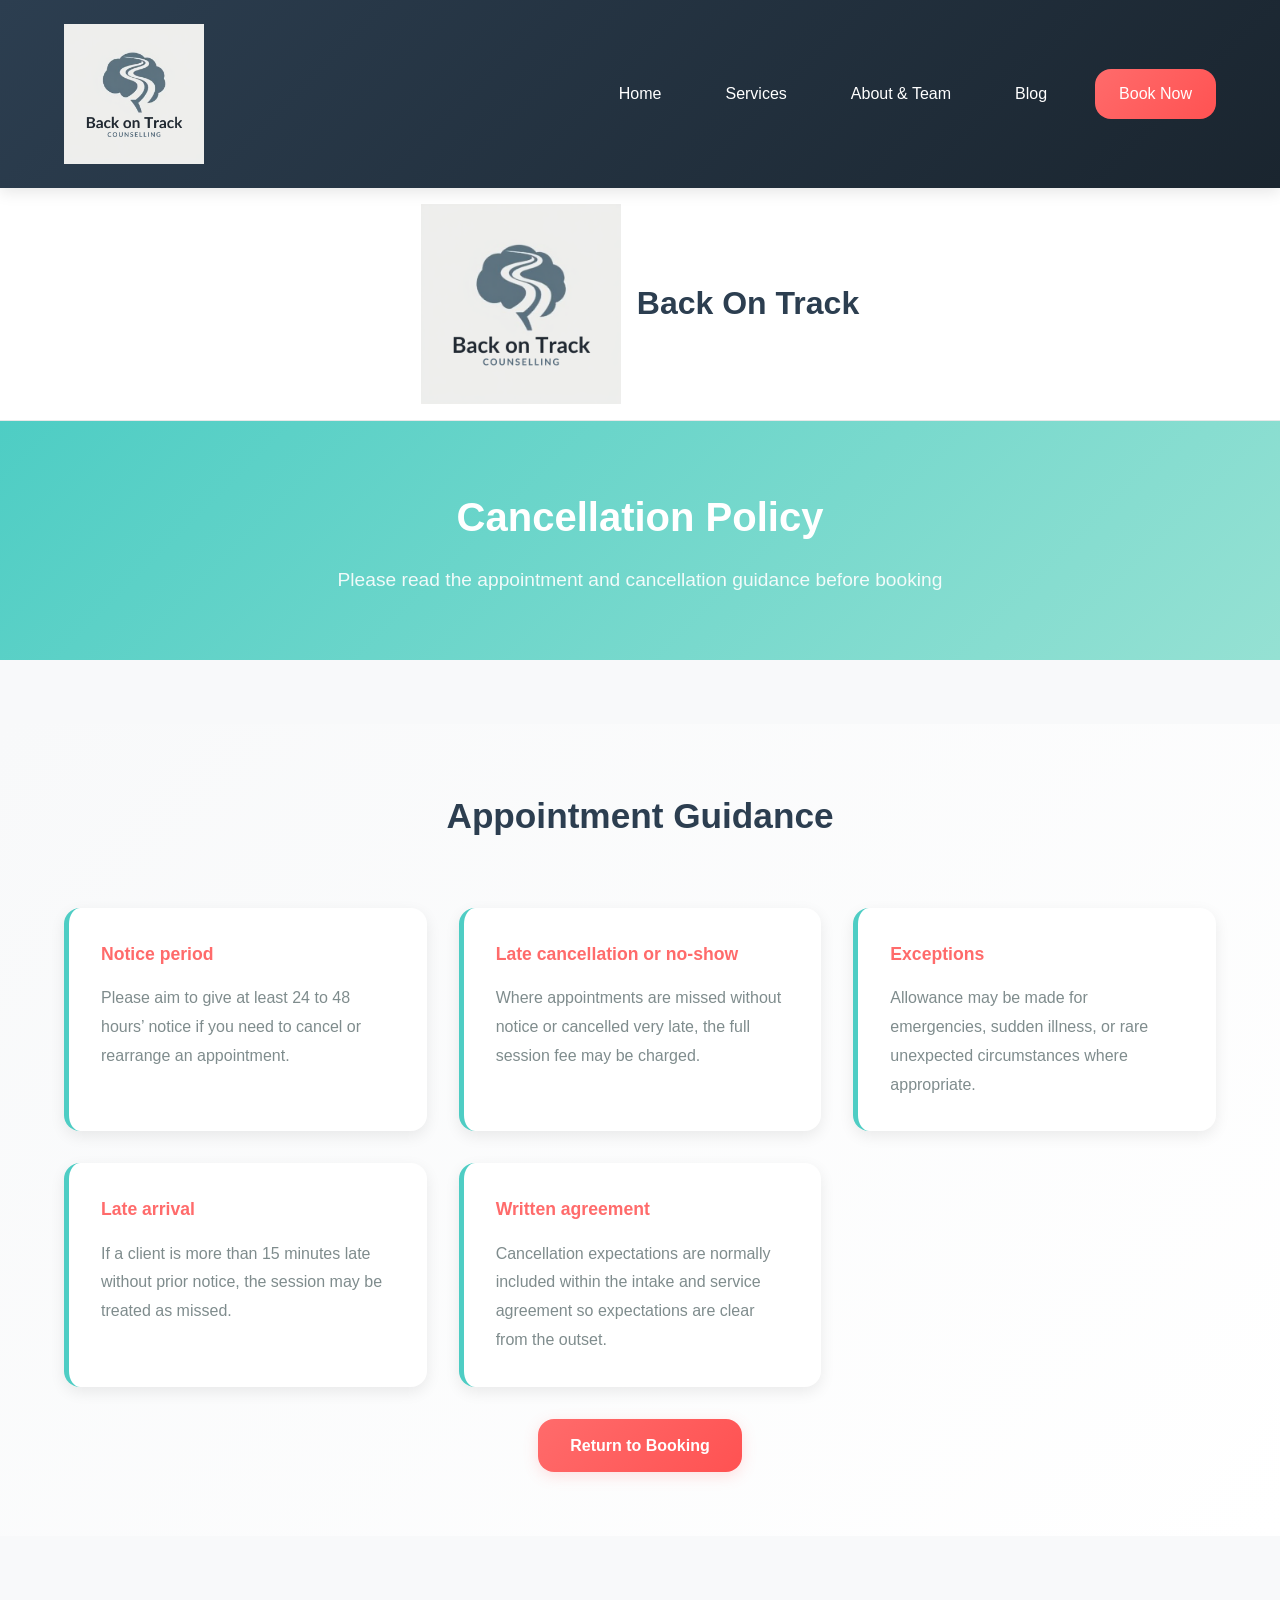
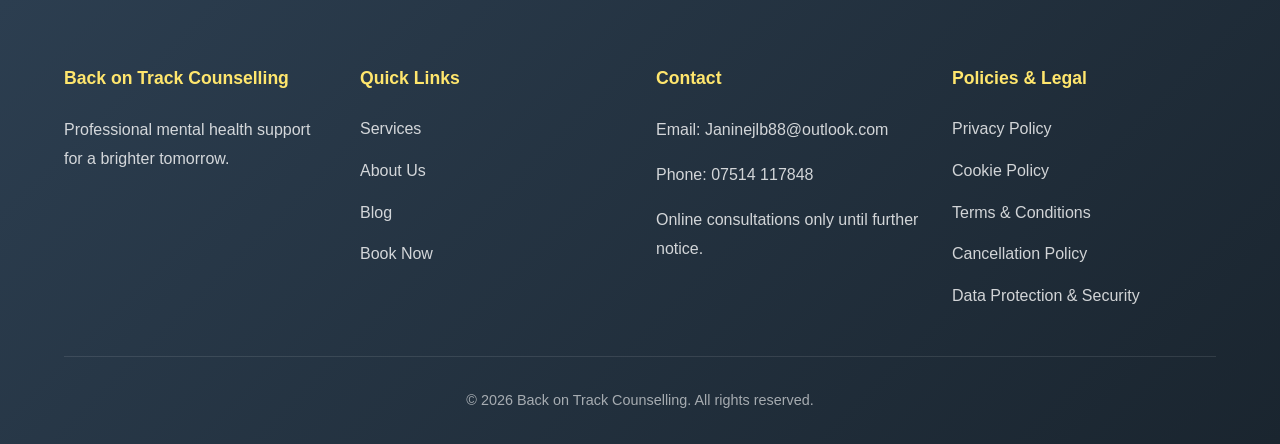
<file: cancellation-policy.html>
<!DOCTYPE html>
<html lang="en">
<head>
    <meta charset="UTF-8">
    <meta name="viewport" content="width=device-width, initial-scale=1.0">
    <title>Cancellation Policy | Back on Track Counselling</title>
    <link rel="stylesheet" href="styles.css">
    <link rel="stylesheet" href="https://cdnjs.cloudflare.com/ajax/libs/font-awesome/6.0.0/css/all.min.css">
</head>
<body>
    <nav class="navbar">
        <div class="container">
            <div class="nav-brand">
                <a href="index.html"><img src="logo.png" alt="Back on Track Counselling" class="logo-img"></a>
            </div>
            <ul class="nav-menu">
                <li><a href="index.html">Home</a></li>
                <li><a href="services.html">Services</a></li>
                <li><a href="about.html">About & Team</a></li>
                <li><a href="blog.html">Blog</a></li>
                <li><a href="booking.html" class="btn-cta">Book Now</a></li>
            </ul>
        </div>
    </nav>

    <section class="top-logo-banner">
        <div class="container top-logo-area">
            <img src="logo.png" alt="Back on Track Logo" class="top-logo" />
            <div class="top-logo-title">
                <h1>Back On Track</h1>
            </div>
        </div>
    </section>

    <section class="page-header">
        <h2>Cancellation Policy</h2>
        <p>Please read the appointment and cancellation guidance before booking</p>
    </section>

    <section class="faq-section">
        <div class="container">
            <h3>Appointment Guidance</h3>
            <div class="faq-grid">
                <div class="faq-item">
                    <h4>Notice period</h4>
                    <p>Please aim to give at least 24 to 48 hours’ notice if you need to cancel or rearrange an appointment.</p>
                </div>
                <div class="faq-item">
                    <h4>Late cancellation or no-show</h4>
                    <p>Where appointments are missed without notice or cancelled very late, the full session fee may be charged.</p>
                </div>
                <div class="faq-item">
                    <h4>Exceptions</h4>
                    <p>Allowance may be made for emergencies, sudden illness, or rare unexpected circumstances where appropriate.</p>
                </div>
                <div class="faq-item">
                    <h4>Late arrival</h4>
                    <p>If a client is more than 15 minutes late without prior notice, the session may be treated as missed.</p>
                </div>
                <div class="faq-item">
                    <h4>Written agreement</h4>
                    <p>Cancellation expectations are normally included within the intake and service agreement so expectations are clear from the outset.</p>
                </div>
            </div>
            <div style="text-align:center; margin-top: 2rem;">
                <a href="booking.html" class="btn btn-primary">Return to Booking</a>
            </div>
        </div>
    </section>

    <footer class="footer">
        <div class="container">
            <div class="footer-content">
                <div class="footer-section">
                    <h5>Back on Track Counselling</h5>
                    <p>Professional mental health support for a brighter tomorrow.</p>
                </div>
                <div class="footer-section">
                    <h5>Quick Links</h5>
                    <ul>
                        <li><a href="services.html">Services</a></li>
                        <li><a href="about.html">About Us</a></li>
                        <li><a href="blog.html">Blog</a></li>
                        <li><a href="booking.html">Book Now</a></li>
                    </ul>
                </div>
                <div class="footer-section">
                    <h5>Contact</h5>
                    <p>Email: <a href="mailto:Janinejlb88@outlook.com">Janinejlb88@outlook.com</a></p>
                    <p>Phone: <a href="tel:07514117848">07514 117848</a></p>
                    <p>Online consultations only until further notice.</p>
                </div>
                <div class="footer-section">
                    <h5>Policies & Legal</h5>
                    <ul>
                        <li><a href="privacy-policy.html">Privacy Policy</a></li>
                        <li><a href="cookie-policy.html">Cookie Policy</a></li>
                        <li><a href="terms-and-conditions.html">Terms & Conditions</a></li>
                        <li><a href="cancellation-policy.html">Cancellation Policy</a></li>
                        <li><a href="data-protection-security.html">Data Protection & Security</a></li>
                    </ul>
                </div>
            </div>
            <div class="footer-bottom">
                <p>&copy; 2026 Back on Track Counselling. All rights reserved.</p>
            </div>
        </div>
    </footer>

    <script src="script.js"></script>
</body>
</html>
</file>
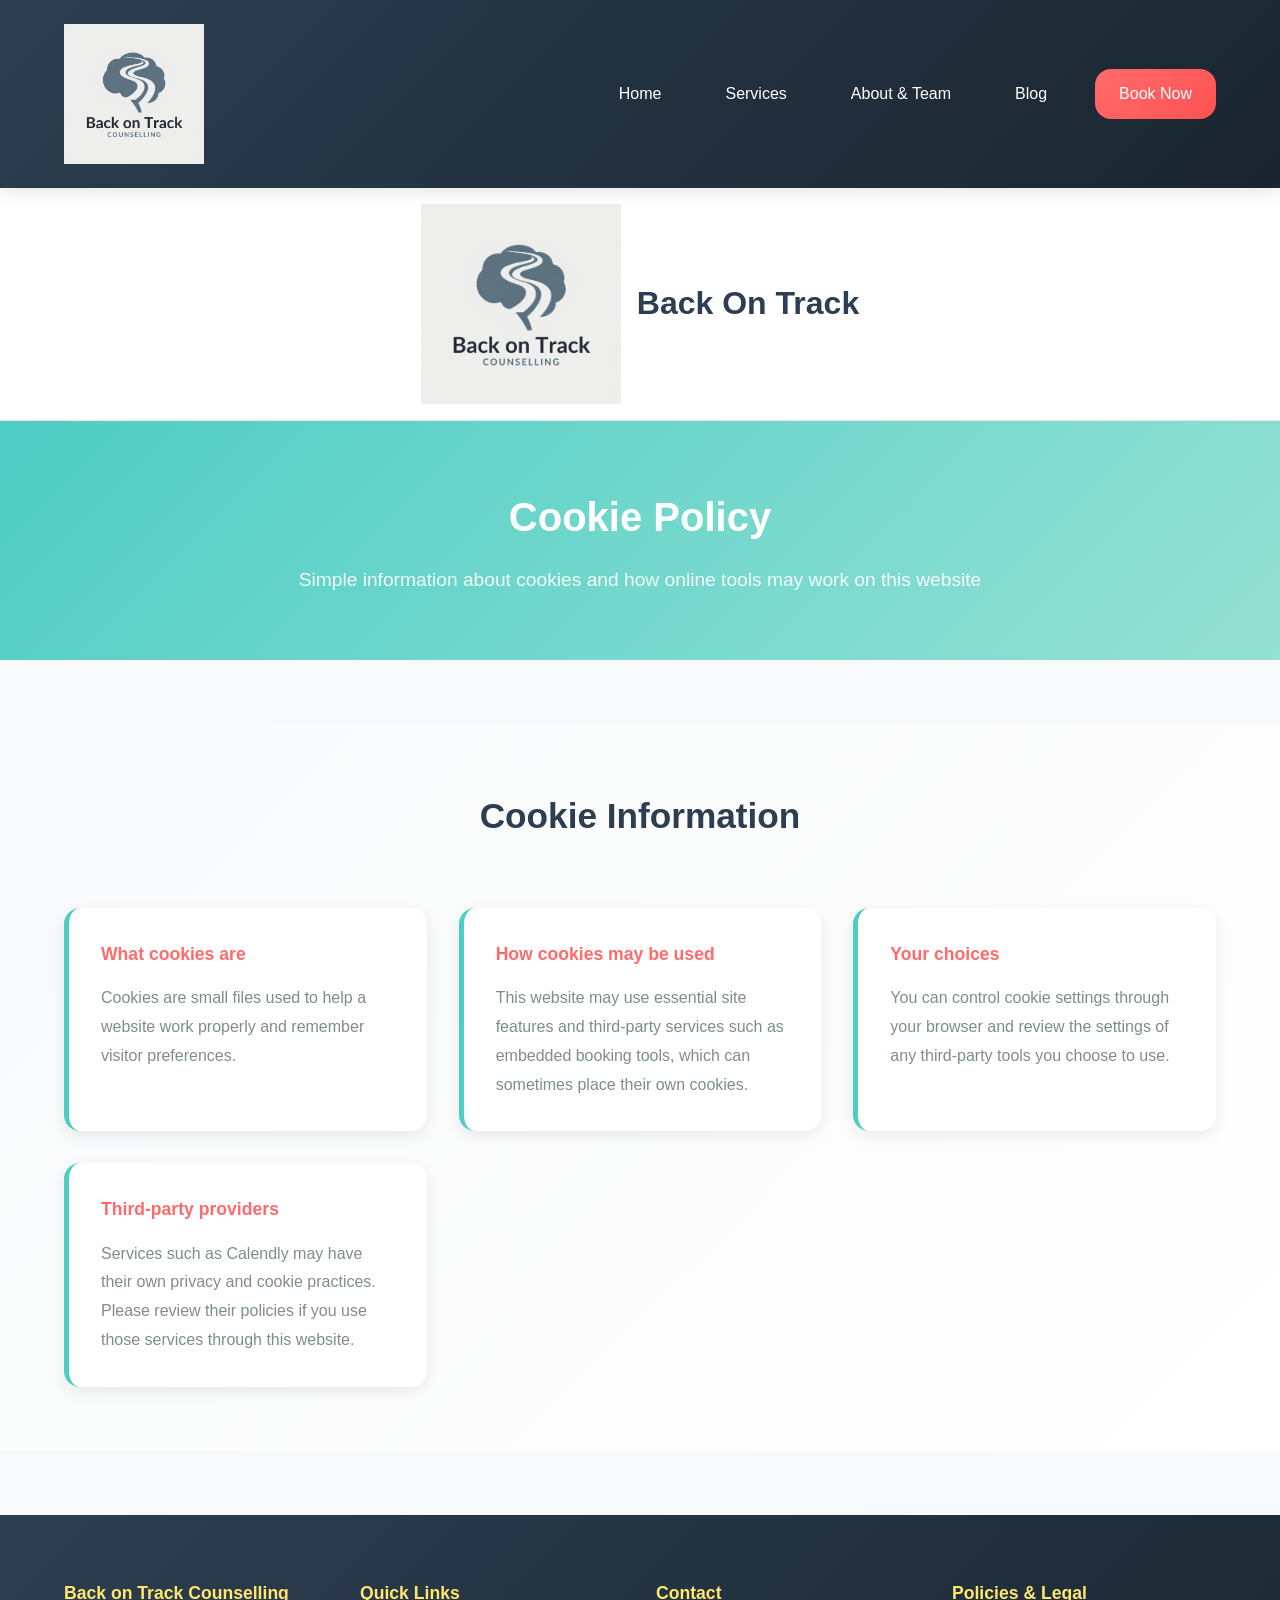
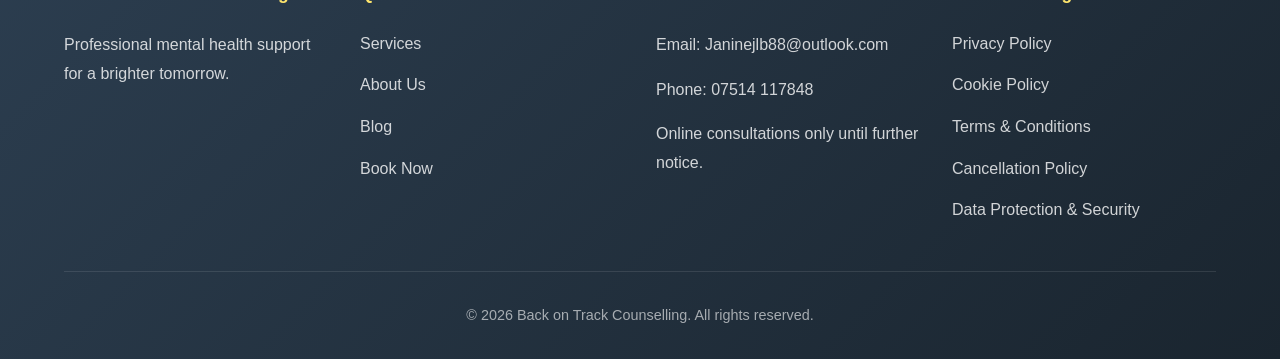
<file: cookie-policy.html>
<!DOCTYPE html><html lang="en"><head><meta charset="UTF-8"><meta name="viewport" content="width=device-width, initial-scale=1.0"><title>Cookie Policy | Back on Track Counselling</title><link rel="stylesheet" href="styles.css"><link rel="stylesheet" href="https://cdnjs.cloudflare.com/ajax/libs/font-awesome/6.0.0/css/all.min.css"></head><body><nav class="navbar"><div class="container"><div class="nav-brand"><a href="index.html"><img src="logo.png" alt="Back on Track Counselling" class="logo-img"></a></div><ul class="nav-menu"><li><a href="index.html">Home</a></li><li><a href="services.html">Services</a></li><li><a href="about.html">About & Team</a></li><li><a href="blog.html">Blog</a></li><li><a href="booking.html" class="btn-cta">Book Now</a></li></ul></div></nav><section class="top-logo-banner"><div class="container top-logo-area"><img src="logo.png" alt="Back on Track Logo" class="top-logo" /><div class="top-logo-title"><h1>Back On Track</h1></div></div></section><section class="page-header"><h2>Cookie Policy</h2><p>Simple information about cookies and how online tools may work on this website</p></section><section class="faq-section"><div class="container"><h3>Cookie Information</h3><div class="faq-grid"><div class="faq-item"><h4>What cookies are</h4><p>Cookies are small files used to help a website work properly and remember visitor preferences.</p></div><div class="faq-item"><h4>How cookies may be used</h4><p>This website may use essential site features and third-party services such as embedded booking tools, which can sometimes place their own cookies.</p></div><div class="faq-item"><h4>Your choices</h4><p>You can control cookie settings through your browser and review the settings of any third-party tools you choose to use.</p></div><div class="faq-item"><h4>Third-party providers</h4><p>Services such as Calendly may have their own privacy and cookie practices. Please review their policies if you use those services through this website.</p></div></div></div></section><footer class="footer"><div class="container"><div class="footer-content"><div class="footer-section"><h5>Back on Track Counselling</h5><p>Professional mental health support for a brighter tomorrow.</p></div><div class="footer-section"><h5>Quick Links</h5><ul><li><a href="services.html">Services</a></li><li><a href="about.html">About Us</a></li><li><a href="blog.html">Blog</a></li><li><a href="booking.html">Book Now</a></li></ul></div><div class="footer-section"><h5>Contact</h5><p>Email: <a href="mailto:Janinejlb88@outlook.com">Janinejlb88@outlook.com</a></p><p>Phone: <a href="tel:07514117848">07514 117848</a></p><p>Online consultations only until further notice.</p></div><div class="footer-section"><h5>Policies & Legal</h5><ul><li><a href="privacy-policy.html">Privacy Policy</a></li><li><a href="cookie-policy.html">Cookie Policy</a></li><li><a href="terms-and-conditions.html">Terms & Conditions</a></li><li><a href="cancellation-policy.html">Cancellation Policy</a></li><li><a href="data-protection-security.html">Data Protection & Security</a></li></ul></div></div><div class="footer-bottom"><p>&copy; 2026 Back on Track Counselling. All rights reserved.</p></div></div></footer><script src="script.js"></script></body></html>
</file>
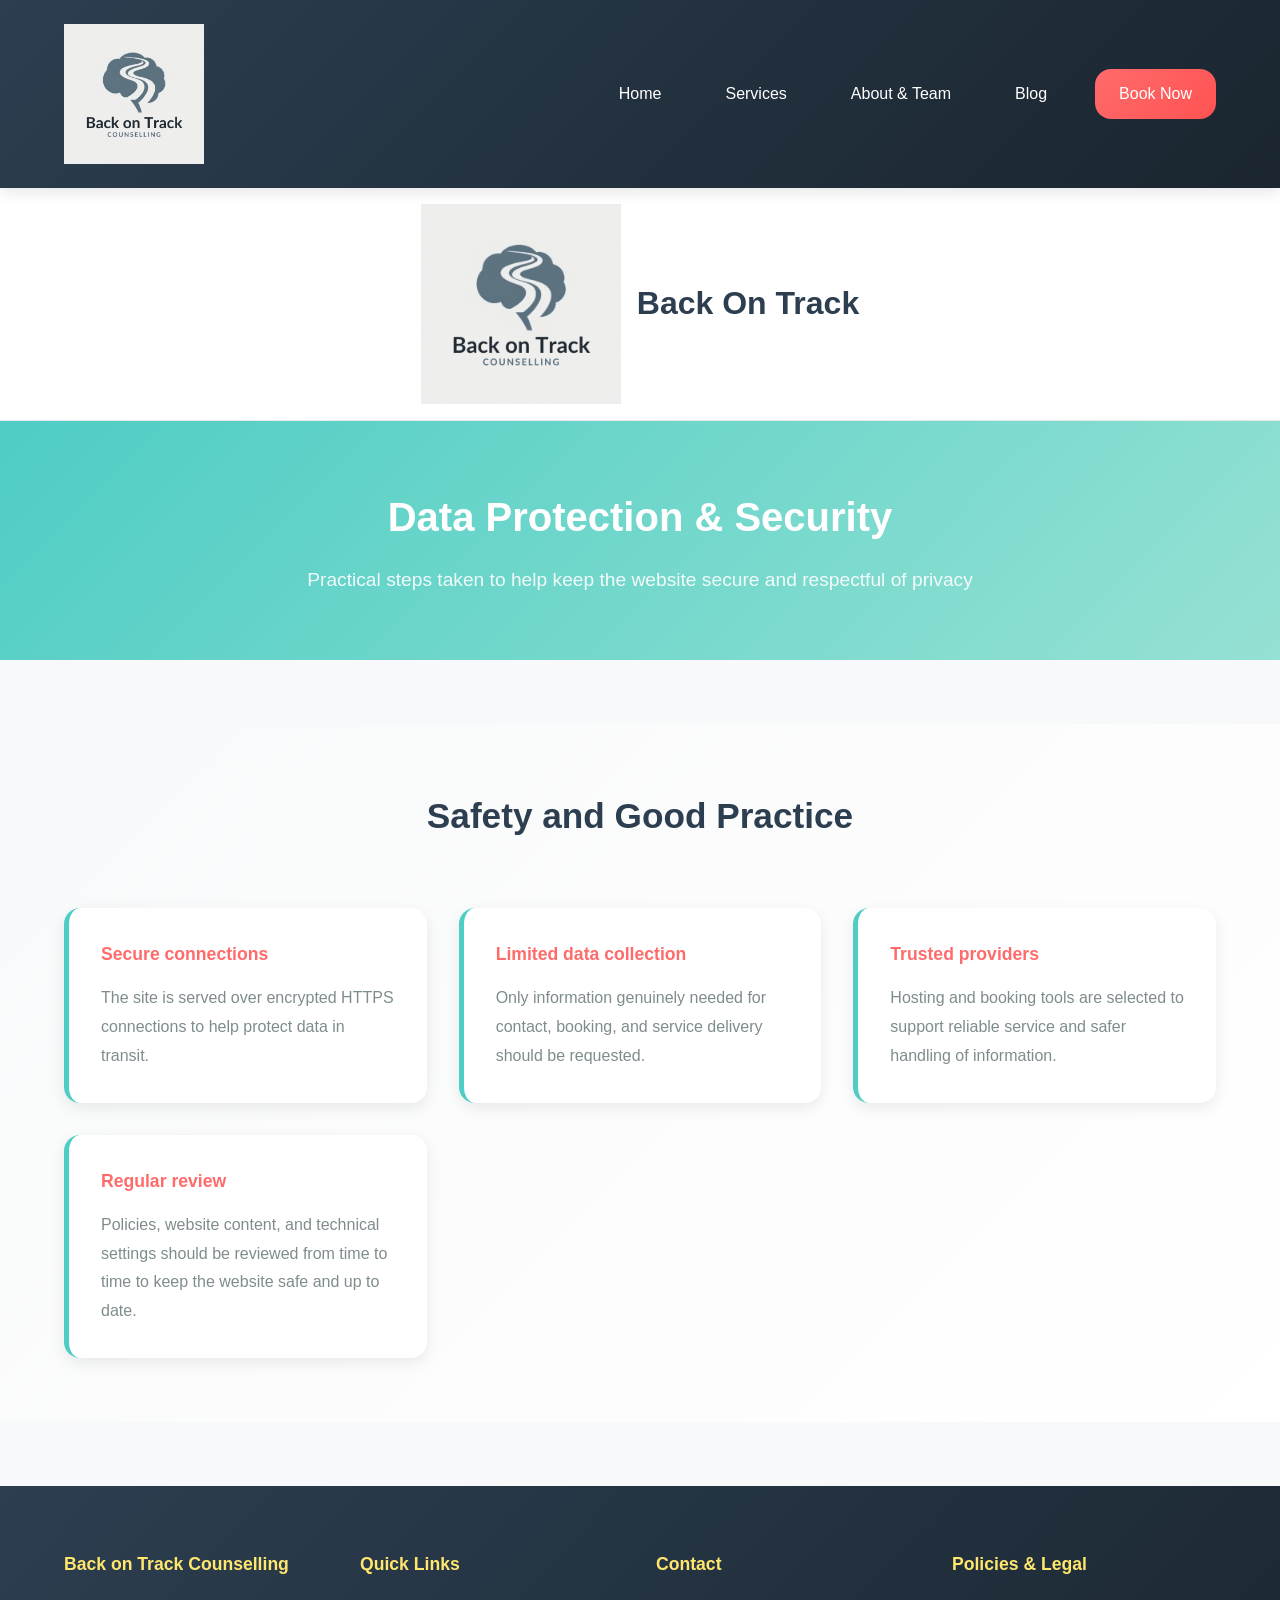
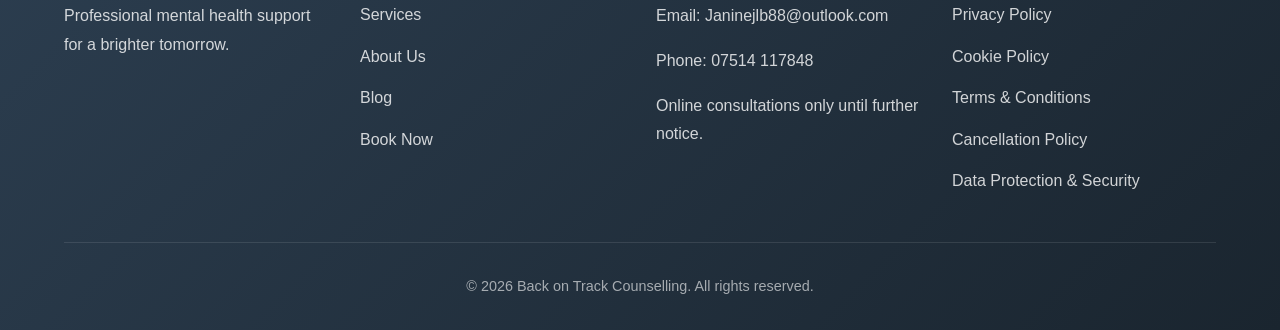
<file: data-protection-security.html>
<!DOCTYPE html><html lang="en"><head><meta charset="UTF-8"><meta name="viewport" content="width=device-width, initial-scale=1.0"><title>Data Protection & Security | Back on Track Counselling</title><link rel="stylesheet" href="styles.css"><link rel="stylesheet" href="https://cdnjs.cloudflare.com/ajax/libs/font-awesome/6.0.0/css/all.min.css"></head><body><nav class="navbar"><div class="container"><div class="nav-brand"><a href="index.html"><img src="logo.png" alt="Back on Track Counselling" class="logo-img"></a></div><ul class="nav-menu"><li><a href="index.html">Home</a></li><li><a href="services.html">Services</a></li><li><a href="about.html">About & Team</a></li><li><a href="blog.html">Blog</a></li><li><a href="booking.html" class="btn-cta">Book Now</a></li></ul></div></nav><section class="top-logo-banner"><div class="container top-logo-area"><img src="logo.png" alt="Back on Track Logo" class="top-logo" /><div class="top-logo-title"><h1>Back On Track</h1></div></div></section><section class="page-header"><h2>Data Protection & Security</h2><p>Practical steps taken to help keep the website secure and respectful of privacy</p></section><section class="faq-section"><div class="container"><h3>Safety and Good Practice</h3><div class="faq-grid"><div class="faq-item"><h4>Secure connections</h4><p>The site is served over encrypted HTTPS connections to help protect data in transit.</p></div><div class="faq-item"><h4>Limited data collection</h4><p>Only information genuinely needed for contact, booking, and service delivery should be requested.</p></div><div class="faq-item"><h4>Trusted providers</h4><p>Hosting and booking tools are selected to support reliable service and safer handling of information.</p></div><div class="faq-item"><h4>Regular review</h4><p>Policies, website content, and technical settings should be reviewed from time to time to keep the website safe and up to date.</p></div></div></div></section><footer class="footer"><div class="container"><div class="footer-content"><div class="footer-section"><h5>Back on Track Counselling</h5><p>Professional mental health support for a brighter tomorrow.</p></div><div class="footer-section"><h5>Quick Links</h5><ul><li><a href="services.html">Services</a></li><li><a href="about.html">About Us</a></li><li><a href="blog.html">Blog</a></li><li><a href="booking.html">Book Now</a></li></ul></div><div class="footer-section"><h5>Contact</h5><p>Email: <a href="mailto:Janinejlb88@outlook.com">Janinejlb88@outlook.com</a></p><p>Phone: <a href="tel:07514117848">07514 117848</a></p><p>Online consultations only until further notice.</p></div><div class="footer-section"><h5>Policies & Legal</h5><ul><li><a href="privacy-policy.html">Privacy Policy</a></li><li><a href="cookie-policy.html">Cookie Policy</a></li><li><a href="terms-and-conditions.html">Terms & Conditions</a></li><li><a href="cancellation-policy.html">Cancellation Policy</a></li><li><a href="data-protection-security.html">Data Protection & Security</a></li></ul></div></div><div class="footer-bottom"><p>&copy; 2026 Back on Track Counselling. All rights reserved.</p></div></div></footer><script src="script.js"></script></body></html>
</file>
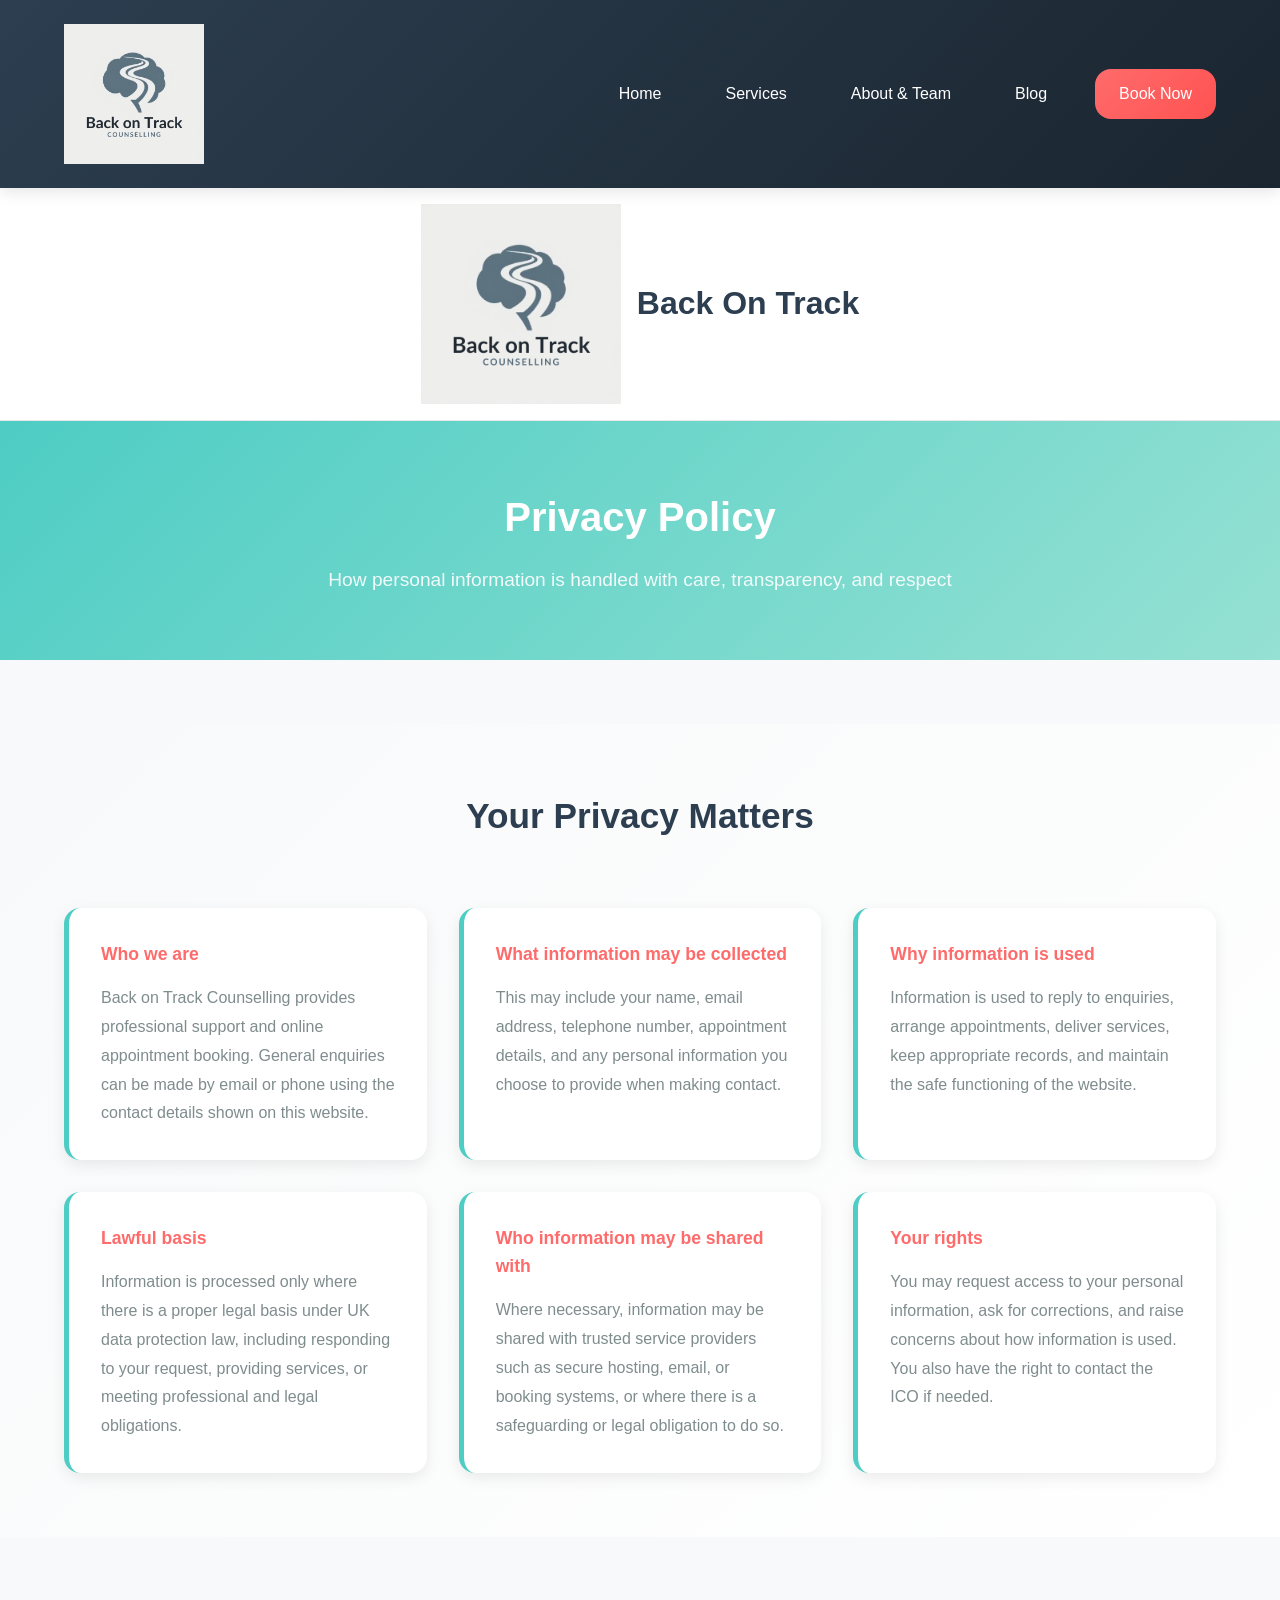
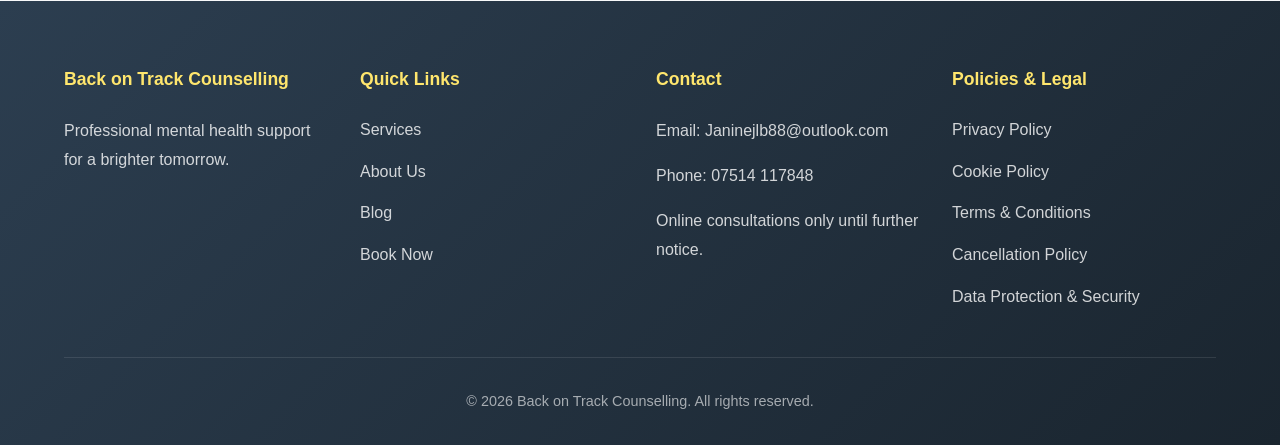
<file: privacy-policy.html>
<!DOCTYPE html>
<html lang="en">
<head>
    <meta charset="UTF-8">
    <meta name="viewport" content="width=device-width, initial-scale=1.0">
    <title>Privacy Policy | Back on Track Counselling</title>
    <link rel="stylesheet" href="styles.css">
    <link rel="stylesheet" href="https://cdnjs.cloudflare.com/ajax/libs/font-awesome/6.0.0/css/all.min.css">
</head>
<body>
    <nav class="navbar"><div class="container"><div class="nav-brand"><a href="index.html"><img src="logo.png" alt="Back on Track Counselling" class="logo-img"></a></div><ul class="nav-menu"><li><a href="index.html">Home</a></li><li><a href="services.html">Services</a></li><li><a href="about.html">About & Team</a></li><li><a href="blog.html">Blog</a></li><li><a href="booking.html" class="btn-cta">Book Now</a></li></ul></div></nav>
    <section class="top-logo-banner"><div class="container top-logo-area"><img src="logo.png" alt="Back on Track Logo" class="top-logo" /><div class="top-logo-title"><h1>Back On Track</h1></div></div></section>
    <section class="page-header"><h2>Privacy Policy</h2><p>How personal information is handled with care, transparency, and respect</p></section>
    <section class="faq-section"><div class="container"><h3>Your Privacy Matters</h3><div class="faq-grid">
    <div class="faq-item"><h4>Who we are</h4><p>Back on Track Counselling provides professional support and online appointment booking. General enquiries can be made by email or phone using the contact details shown on this website.</p></div>
    <div class="faq-item"><h4>What information may be collected</h4><p>This may include your name, email address, telephone number, appointment details, and any personal information you choose to provide when making contact.</p></div>
    <div class="faq-item"><h4>Why information is used</h4><p>Information is used to reply to enquiries, arrange appointments, deliver services, keep appropriate records, and maintain the safe functioning of the website.</p></div>
    <div class="faq-item"><h4>Lawful basis</h4><p>Information is processed only where there is a proper legal basis under UK data protection law, including responding to your request, providing services, or meeting professional and legal obligations.</p></div>
    <div class="faq-item"><h4>Who information may be shared with</h4><p>Where necessary, information may be shared with trusted service providers such as secure hosting, email, or booking systems, or where there is a safeguarding or legal obligation to do so.</p></div>
    <div class="faq-item"><h4>Your rights</h4><p>You may request access to your personal information, ask for corrections, and raise concerns about how information is used. You also have the right to contact the ICO if needed.</p></div>
    </div></div></section>
    <footer class="footer"><div class="container"><div class="footer-content"><div class="footer-section"><h5>Back on Track Counselling</h5><p>Professional mental health support for a brighter tomorrow.</p></div><div class="footer-section"><h5>Quick Links</h5><ul><li><a href="services.html">Services</a></li><li><a href="about.html">About Us</a></li><li><a href="blog.html">Blog</a></li><li><a href="booking.html">Book Now</a></li></ul></div><div class="footer-section"><h5>Contact</h5><p>Email: <a href="mailto:Janinejlb88@outlook.com">Janinejlb88@outlook.com</a></p><p>Phone: <a href="tel:07514117848">07514 117848</a></p><p>Online consultations only until further notice.</p></div><div class="footer-section"><h5>Policies & Legal</h5><ul><li><a href="privacy-policy.html">Privacy Policy</a></li><li><a href="cookie-policy.html">Cookie Policy</a></li><li><a href="terms-and-conditions.html">Terms & Conditions</a></li><li><a href="cancellation-policy.html">Cancellation Policy</a></li><li><a href="data-protection-security.html">Data Protection & Security</a></li></ul></div></div><div class="footer-bottom"><p>&copy; 2026 Back on Track Counselling. All rights reserved.</p></div></div></footer>
    <script src="script.js"></script>
</body>
</html>
</file>
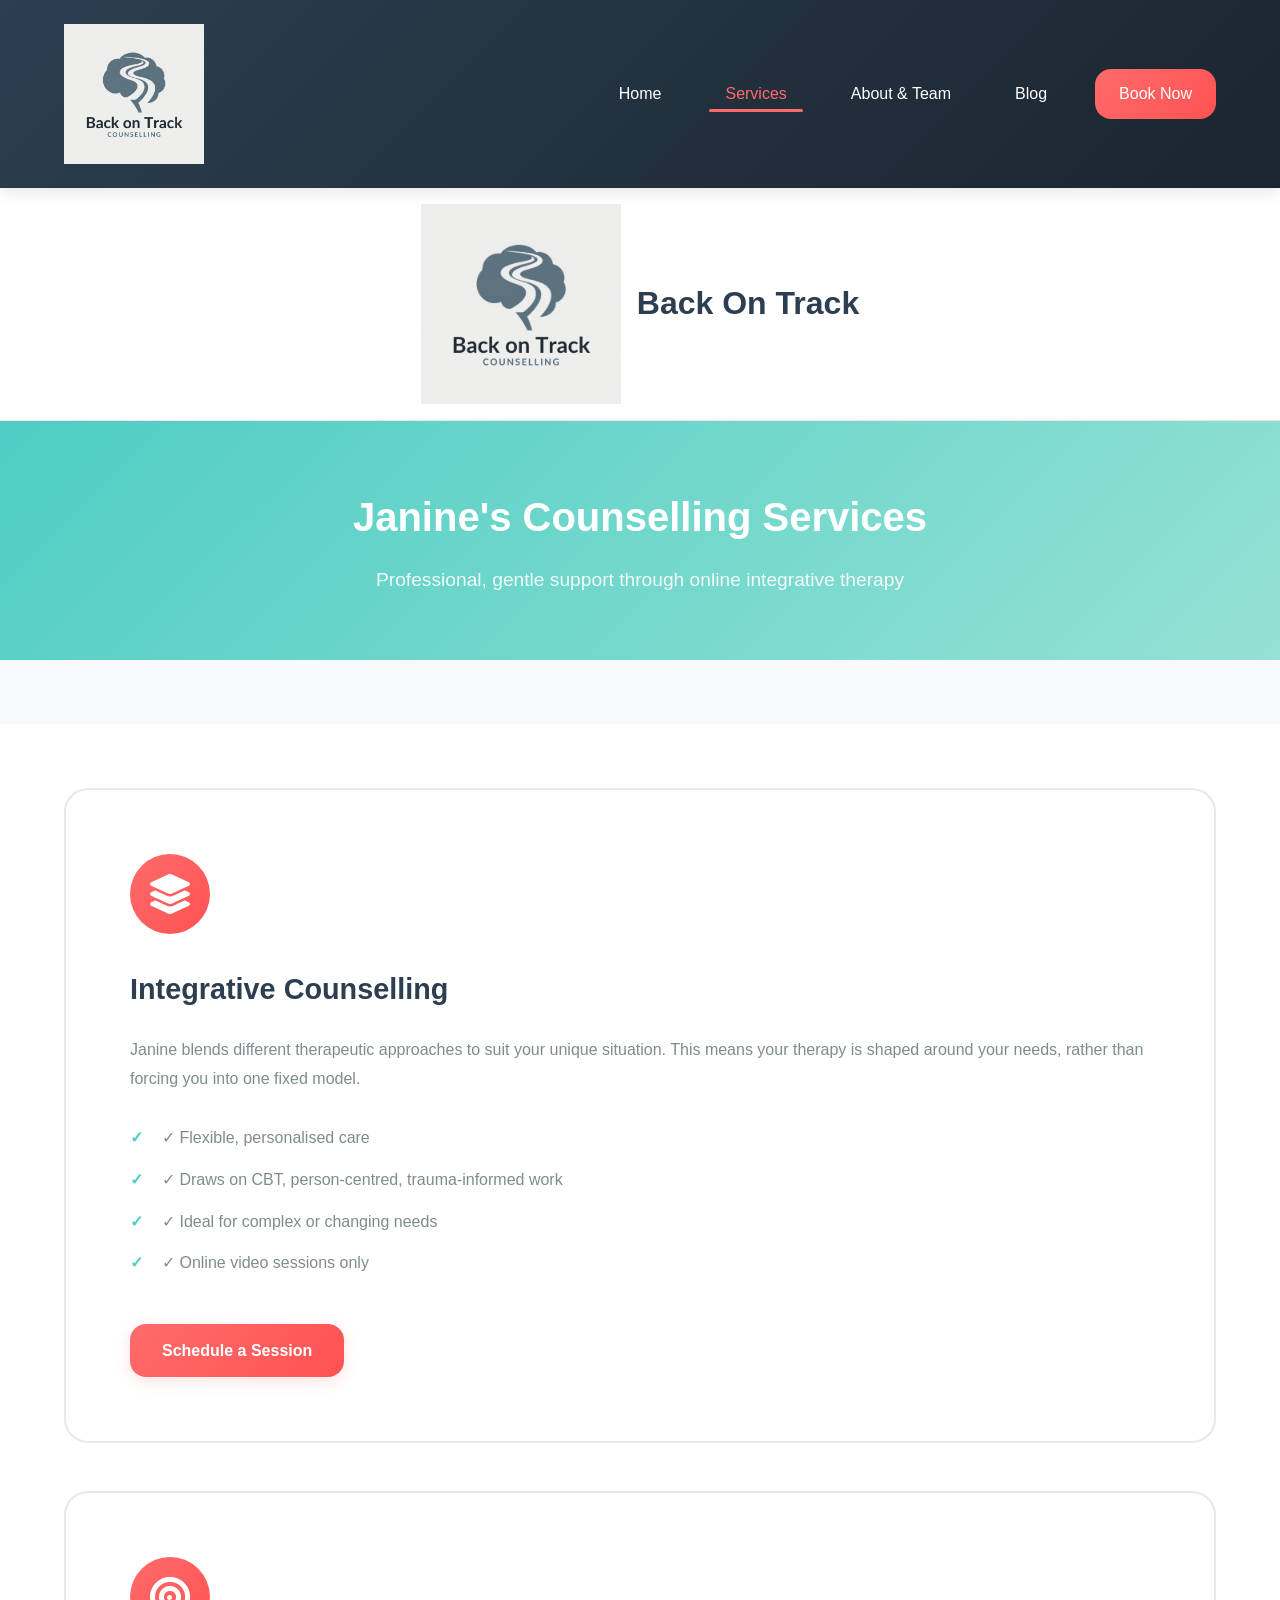
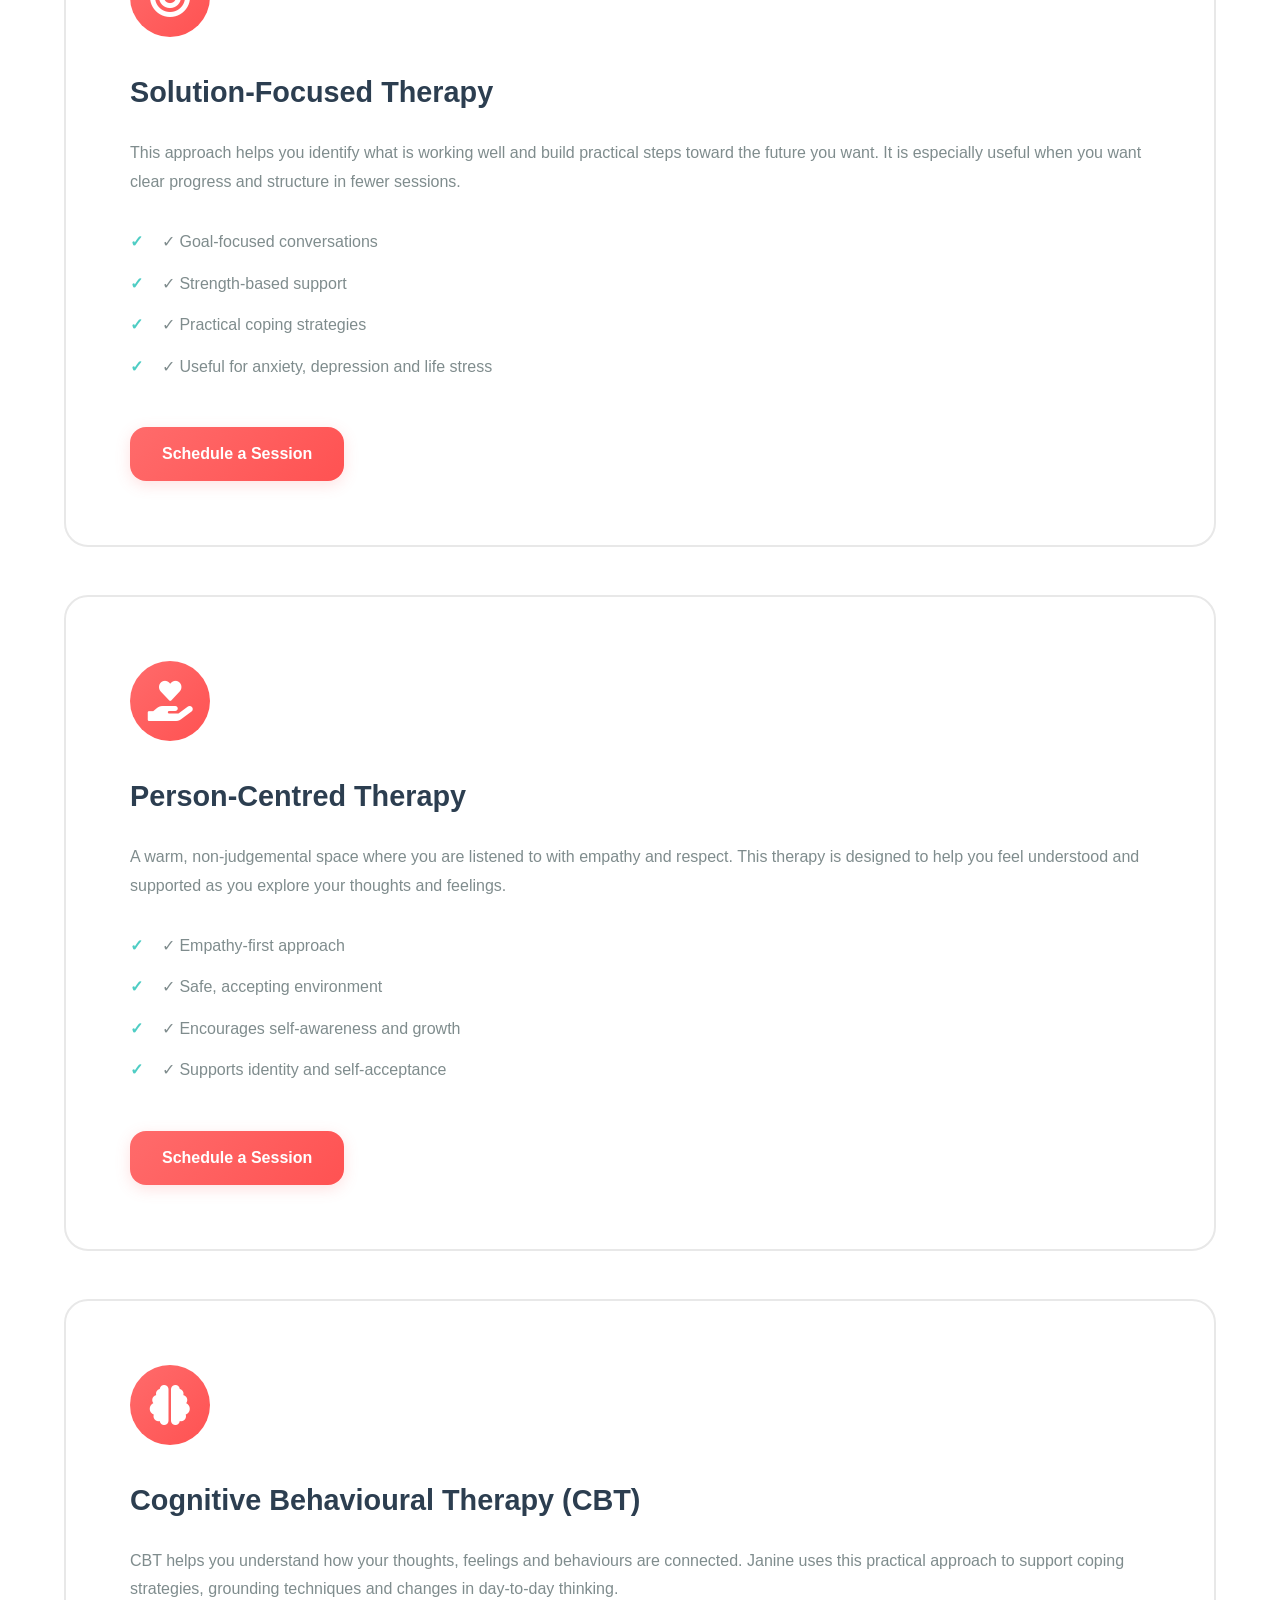
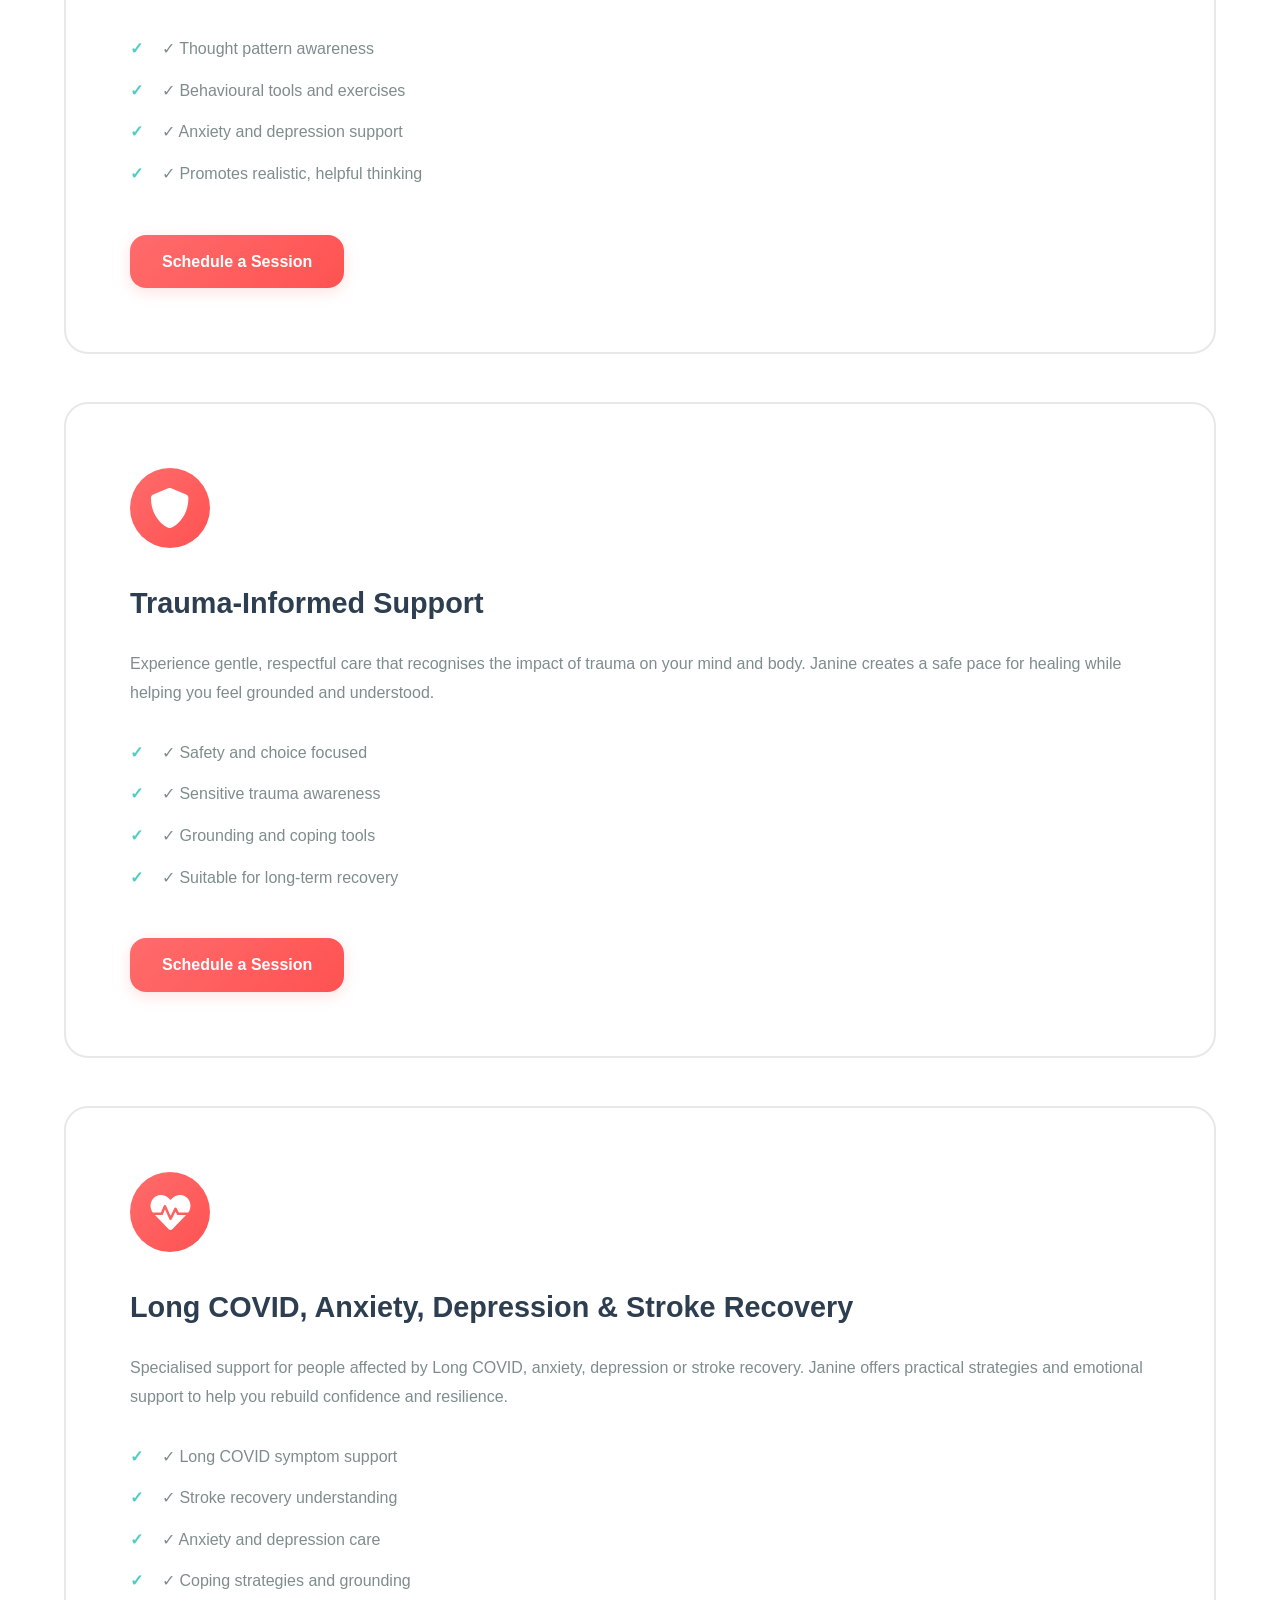
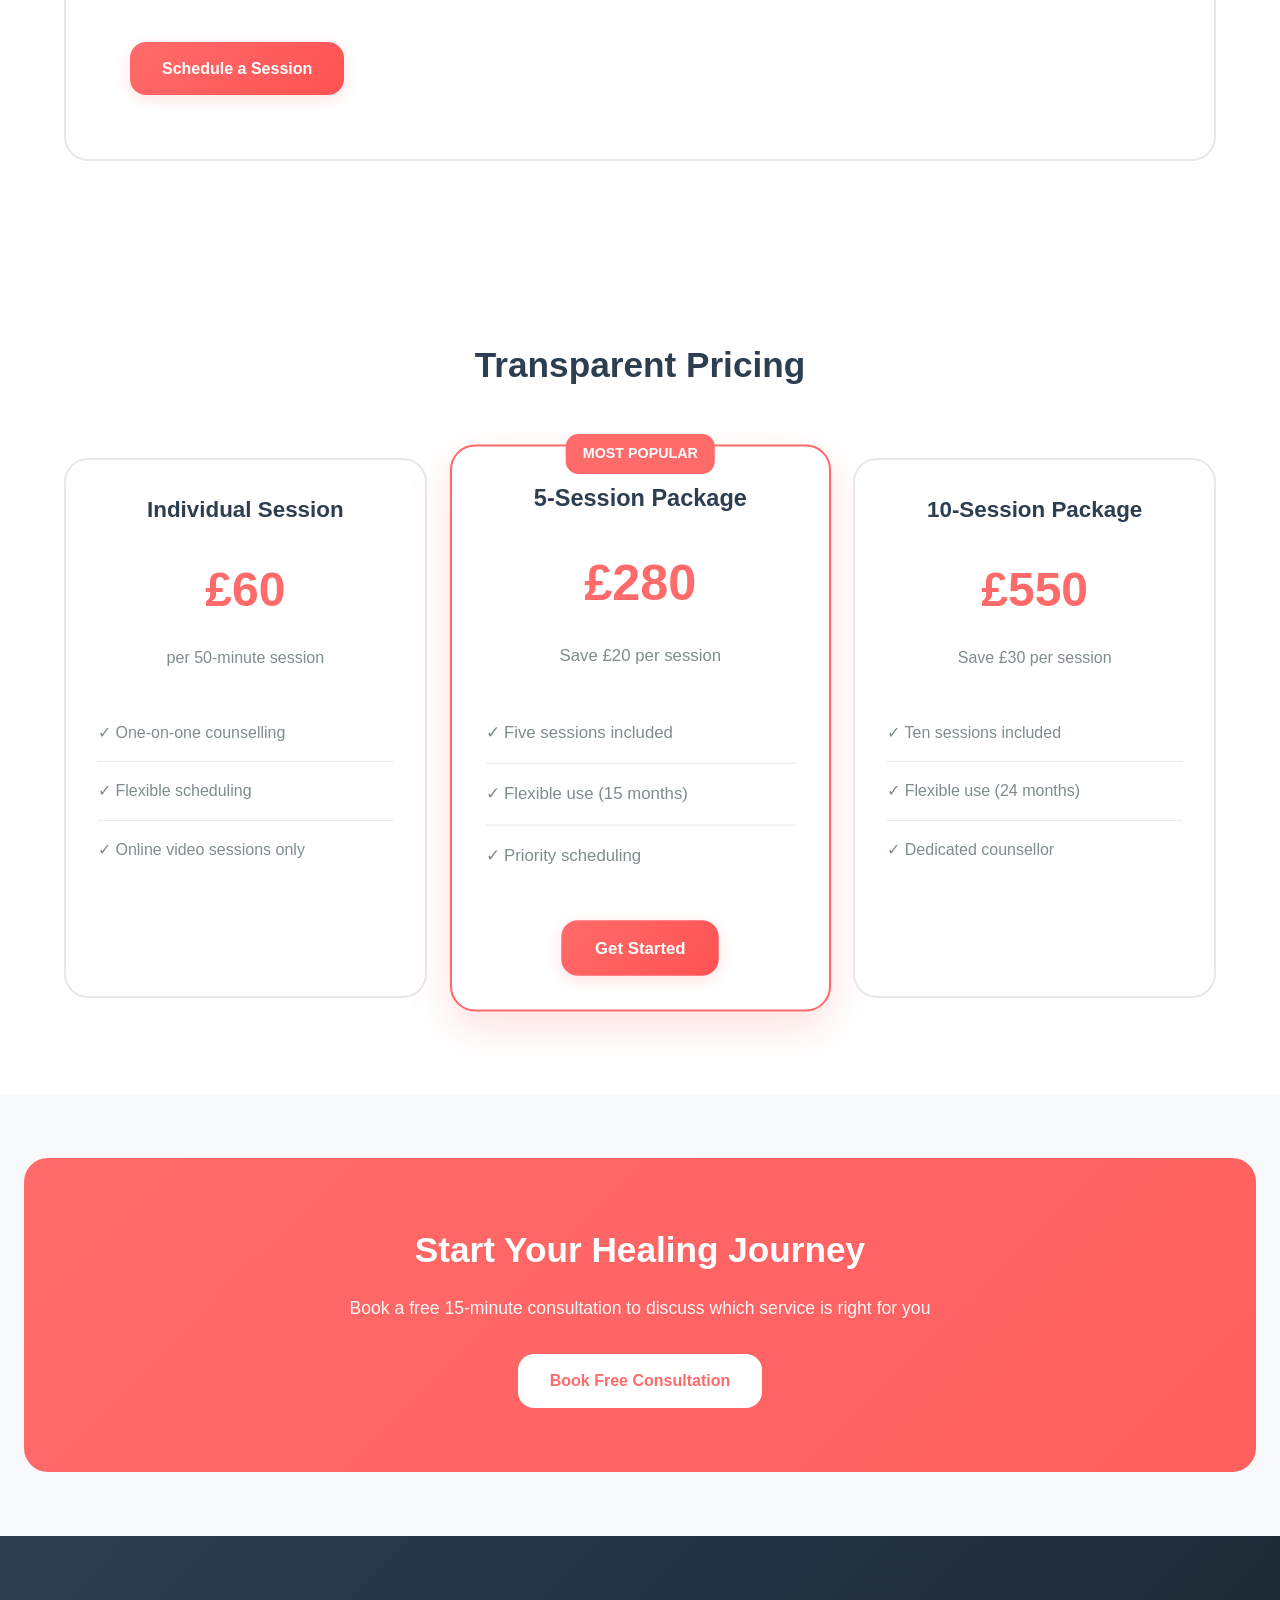
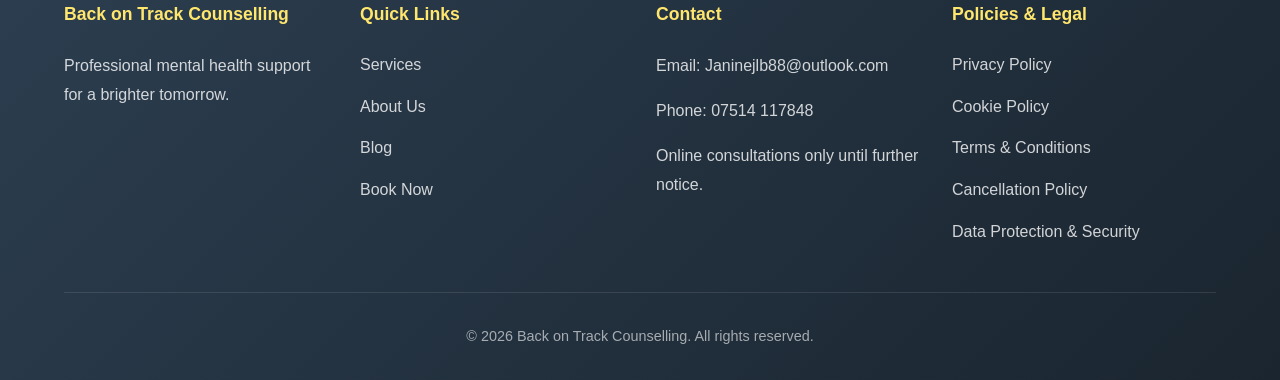
<file: services.html>
<!DOCTYPE html>
<html lang="en">
<head>
    <meta charset="UTF-8">
    <meta name="viewport" content="width=device-width, initial-scale=1.0">
    <title>Our Services | Back on Track Counselling</title>
    <link rel="stylesheet" href="styles.css">
    <link rel="stylesheet" href="https://cdnjs.cloudflare.com/ajax/libs/font-awesome/6.0.0/css/all.min.css">
</head>
<body>
    <!-- Navigation -->
    <nav class="navbar">
        <div class="container">
            <div class="nav-brand">
                <a href="index.html"><img src="logo.png" alt="Back on Track Counselling" class="logo-img"></a>
            </div>
            <ul class="nav-menu">
                <li><a href="index.html">Home</a></li>
                <li><a href="services.html" class="active">Services</a></li>
                <li><a href="about.html">About & Team</a></li>
                <li><a href="blog.html">Blog</a></li>
                <li><a href="booking.html" class="btn-cta">Book Now</a></li>
            </ul>
        </div>
    </nav>

    <!-- Top logo banner (global) -->
    <section class="top-logo-banner">
        <div class="container top-logo-area">
            <img src="logo.png" alt="Back on Track Logo" class="top-logo" />
            <div class="top-logo-title">
                <h1>Back On Track</h1>
            </div>
        </div>
    </section>

    <!-- Page Header -->
    <section class="page-header">
        <h2>Janine's Counselling Services</h2>
        <p>Professional, gentle support through online integrative therapy</p>
    </section>

    <!-- Services Grid -->
    <section class="services-full">
        <div class="container">
            <div class="service-card-full">
                <div class="service-icon">
                    <i class="fas fa-layer-group"></i>
                </div>
                <h3>Integrative Counselling</h3>
                <p>Janine blends different therapeutic approaches to suit your unique situation. This means your therapy is shaped around your needs, rather than forcing you into one fixed model.</p>
                <ul class="service-features">
                    <li>✓ Flexible, personalised care</li>
                    <li>✓ Draws on CBT, person-centred, trauma-informed work</li>
                    <li>✓ Ideal for complex or changing needs</li>
                    <li>✓ Online video sessions only</li>
                </ul>
                <a href="booking.html" class="btn btn-primary">Schedule a Session</a>
            </div>

            <div class="service-card-full">
                <div class="service-icon">
                    <i class="fas fa-bullseye"></i>
                </div>
                <h3>Solution-Focused Therapy</h3>
                <p>This approach helps you identify what is working well and build practical steps toward the future you want. It is especially useful when you want clear progress and structure in fewer sessions.</p>
                <ul class="service-features">
                    <li>✓ Goal-focused conversations</li>
                    <li>✓ Strength-based support</li>
                    <li>✓ Practical coping strategies</li>
                    <li>✓ Useful for anxiety, depression and life stress</li>
                </ul>
                <a href="booking.html" class="btn btn-primary">Schedule a Session</a>
            </div>

            <div class="service-card-full">
                <div class="service-icon">
                    <i class="fas fa-hand-holding-heart"></i>
                </div>
                <h3>Person-Centred Therapy</h3>
                <p>A warm, non-judgemental space where you are listened to with empathy and respect. This therapy is designed to help you feel understood and supported as you explore your thoughts and feelings.</p>
                <ul class="service-features">
                    <li>✓ Empathy-first approach</li>
                    <li>✓ Safe, accepting environment</li>
                    <li>✓ Encourages self-awareness and growth</li>
                    <li>✓ Supports identity and self-acceptance</li>
                </ul>
                <a href="booking.html" class="btn btn-primary">Schedule a Session</a>
            </div>

            <div class="service-card-full">
                <div class="service-icon">
                    <i class="fas fa-brain"></i>
                </div>
                <h3>Cognitive Behavioural Therapy (CBT)</h3>
                <p>CBT helps you understand how your thoughts, feelings and behaviours are connected. Janine uses this practical approach to support coping strategies, grounding techniques and changes in day-to-day thinking.</p>
                <ul class="service-features">
                    <li>✓ Thought pattern awareness</li>
                    <li>✓ Behavioural tools and exercises</li>
                    <li>✓ Anxiety and depression support</li>
                    <li>✓ Promotes realistic, helpful thinking</li>
                </ul>
                <a href="booking.html" class="btn btn-primary">Schedule a Session</a>
            </div>

            <div class="service-card-full">
                <div class="service-icon">
                    <i class="fas fa-shield-alt"></i>
                </div>
                <h3>Trauma-Informed Support</h3>
                <p>Experience gentle, respectful care that recognises the impact of trauma on your mind and body. Janine creates a safe pace for healing while helping you feel grounded and understood.</p>
                <ul class="service-features">
                    <li>✓ Safety and choice focused</li>
                    <li>✓ Sensitive trauma awareness</li>
                    <li>✓ Grounding and coping tools</li>
                    <li>✓ Suitable for long-term recovery</li>
                </ul>
                <a href="booking.html" class="btn btn-primary">Schedule a Session</a>
            </div>

            <div class="service-card-full">
                <div class="service-icon">
                    <i class="fas fa-heartbeat"></i>
                </div>
                <h3>Long COVID, Anxiety, Depression & Stroke Recovery</h3>
                <p>Specialised support for people affected by Long COVID, anxiety, depression or stroke recovery. Janine offers practical strategies and emotional support to help you rebuild confidence and resilience.</p>
                <ul class="service-features">
                    <li>✓ Long COVID symptom support</li>
                    <li>✓ Stroke recovery understanding</li>
                    <li>✓ Anxiety and depression care</li>
                    <li>✓ Coping strategies and grounding</li>
                </ul>
                <a href="booking.html" class="btn btn-primary">Schedule a Session</a>
            </div>
        </div>
    </section>

    <!-- Pricing Section -->
    <section class="pricing">
        <div class="container">
            <h3>Transparent Pricing</h3>
            <div class="pricing-grid">
                <div class="pricing-card">
                    <h4>Individual Session</h4>
                    <div class="price">£60</div>
                    <p>per 50-minute session</p>
                    <ul>
                        <li>✓ One-on-one counselling</li>
                        <li>✓ Flexible scheduling</li>
                        <li>✓ Online video sessions only</li>
                    </ul>
                </div>
                <div class="pricing-card featured">
                    <div class="badge">MOST POPULAR</div>
                    <h4>5-Session Package</h4>
                    <div class="price">£280</div>
                    <p>Save £20 per session</p>
                    <ul>
                        <li>✓ Five sessions included</li>
                        <li>✓ Flexible use (15 months)</li>
                        <li>✓ Priority scheduling</li>
                    </ul>
                    <a href="booking.html" class="btn btn-primary">Get Started</a>
                </div>
                <div class="pricing-card">
                    <h4>10-Session Package</h4>
                    <div class="price">£550</div>
                    <p>Save £30 per session</p>
                    <ul>
                        <li>✓ Ten sessions included</li>
                        <li>✓ Flexible use (24 months)</li>
                        <li>✓ Dedicated counsellor</li>
                    </ul>
                </div>
            </div>
        </div>
    </section>

    <!-- CTA Section -->
    <section class="cta-section">
        <div class="container">
            <h3>Start Your Healing Journey</h3>
            <p>Book a free 15-minute consultation to discuss which service is right for you</p>
            <a href="booking.html" class="btn btn-white">Book Free Consultation</a>
        </div>
    </section>

    <!-- Footer -->
    <footer class="footer">
        <div class="container">
            <div class="footer-content">
                <div class="footer-section">
                    <h5>Back on Track Counselling</h5>
                    <p>Professional mental health support for a brighter tomorrow.</p>
                </div>
                <div class="footer-section">
                    <h5>Quick Links</h5>
                    <ul>
                        <li><a href="services.html">Services</a></li>
                        <li><a href="about.html">About Us</a></li>
                        <li><a href="blog.html">Blog</a></li>
                        <li><a href="booking.html">Book Now</a></li>
                    </ul>
                </div>
                <div class="footer-section">
                    <h5>Contact</h5>
                    <p>Email: <a href="mailto:Janinejlb88@outlook.com">Janinejlb88@outlook.com</a></p>
                    <p>Phone: <a href="tel:07514117848">07514 117848</a></p>
                    <p>Online consultations only until further notice.</p>
                </div>
                <div class="footer-section">
                    <h5>Policies & Legal</h5>
                    <ul>
                        <li><a href="privacy-policy.html">Privacy Policy</a></li>
                        <li><a href="cookie-policy.html">Cookie Policy</a></li>
                        <li><a href="terms-and-conditions.html">Terms & Conditions</a></li>
                        <li><a href="cancellation-policy.html">Cancellation Policy</a></li>
                        <li><a href="data-protection-security.html">Data Protection & Security</a></li>
                    </ul>
                </div>
            </div>
            <div class="footer-bottom">
                <p>&copy; 2026 Back on Track Counselling. All rights reserved.</p>
            </div>
        </div>
    </footer>

    <script src="script.js"></script>
</body>
</html>
</file>
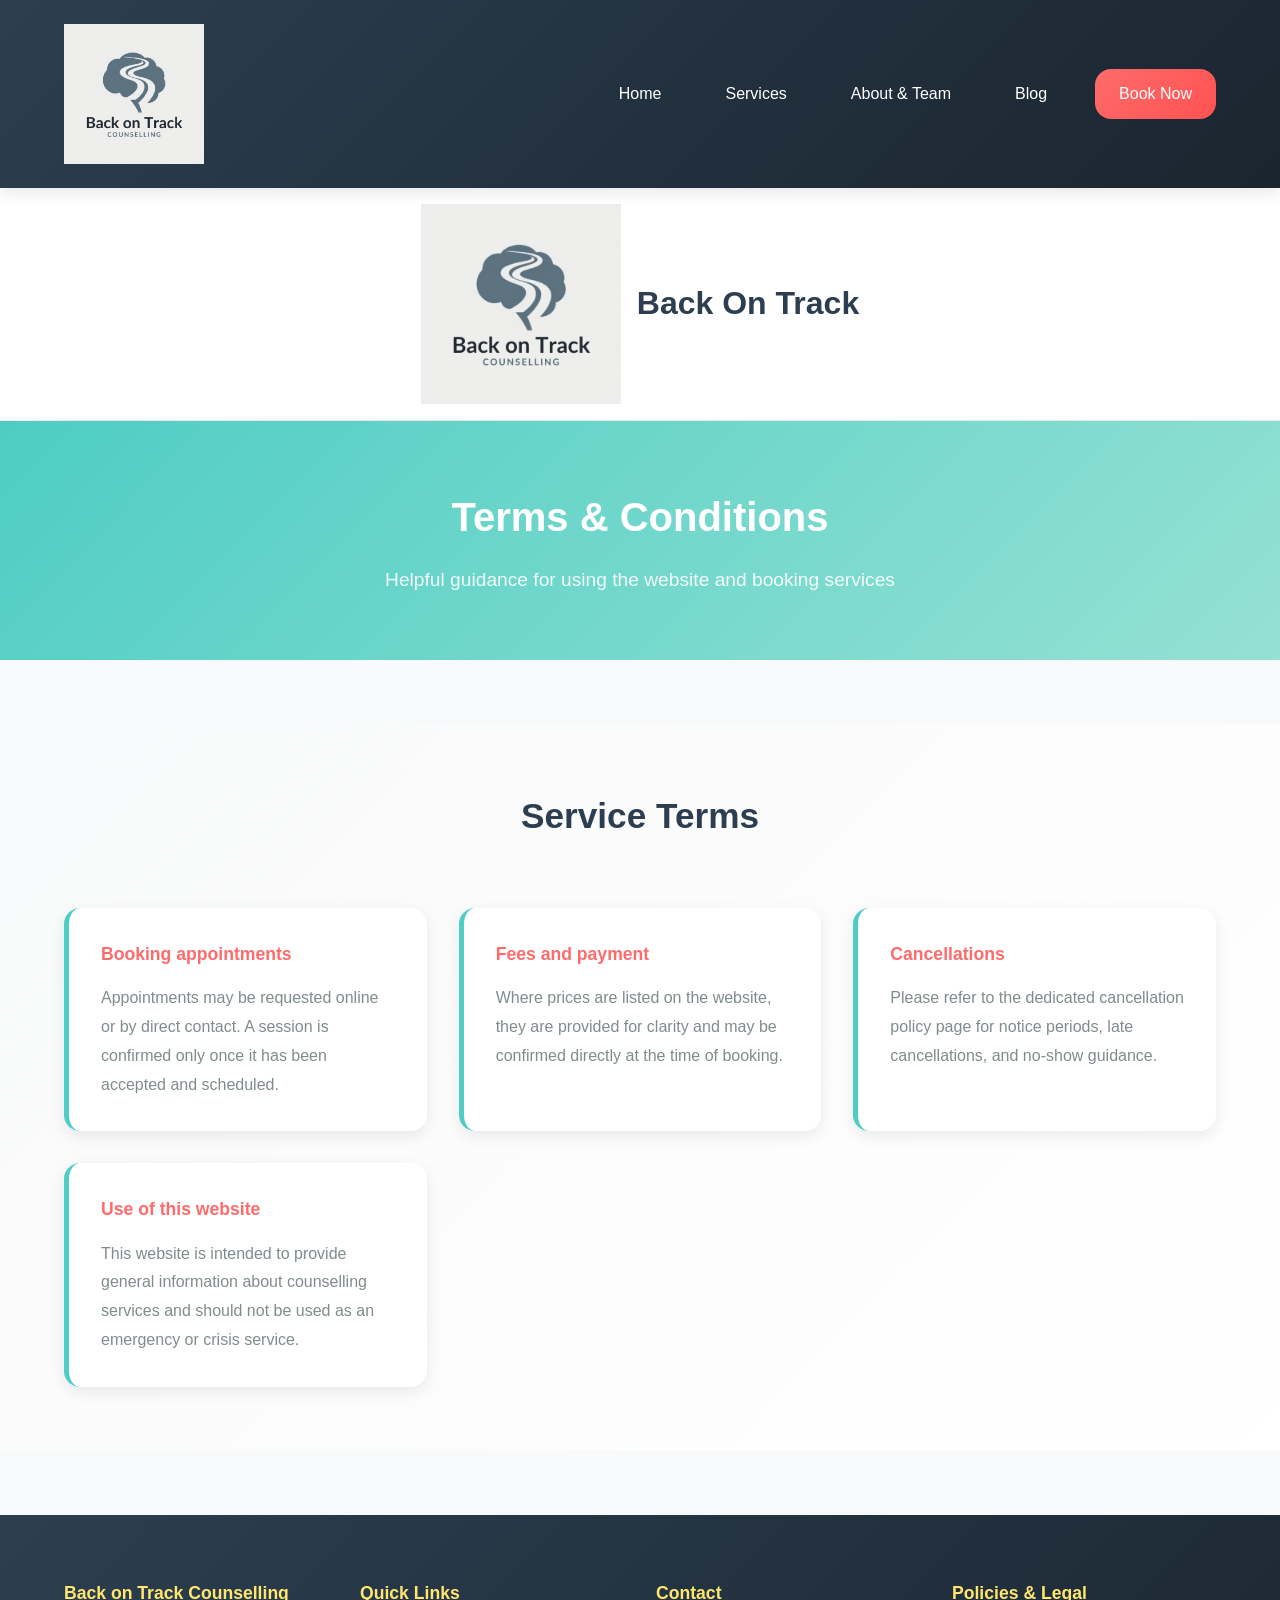
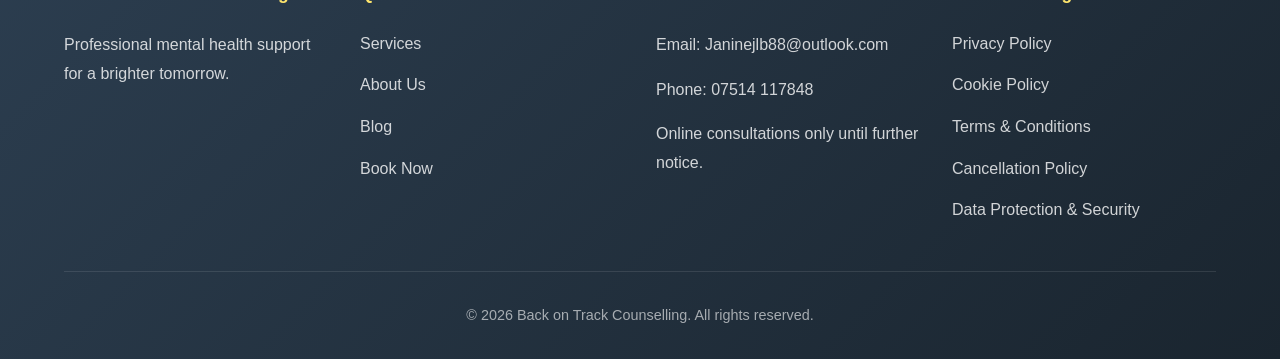
<file: terms-and-conditions.html>
<!DOCTYPE html><html lang="en"><head><meta charset="UTF-8"><meta name="viewport" content="width=device-width, initial-scale=1.0"><title>Terms & Conditions | Back on Track Counselling</title><link rel="stylesheet" href="styles.css"><link rel="stylesheet" href="https://cdnjs.cloudflare.com/ajax/libs/font-awesome/6.0.0/css/all.min.css"></head><body><nav class="navbar"><div class="container"><div class="nav-brand"><a href="index.html"><img src="logo.png" alt="Back on Track Counselling" class="logo-img"></a></div><ul class="nav-menu"><li><a href="index.html">Home</a></li><li><a href="services.html">Services</a></li><li><a href="about.html">About & Team</a></li><li><a href="blog.html">Blog</a></li><li><a href="booking.html" class="btn-cta">Book Now</a></li></ul></div></nav><section class="top-logo-banner"><div class="container top-logo-area"><img src="logo.png" alt="Back on Track Logo" class="top-logo" /><div class="top-logo-title"><h1>Back On Track</h1></div></div></section><section class="page-header"><h2>Terms & Conditions</h2><p>Helpful guidance for using the website and booking services</p></section><section class="faq-section"><div class="container"><h3>Service Terms</h3><div class="faq-grid"><div class="faq-item"><h4>Booking appointments</h4><p>Appointments may be requested online or by direct contact. A session is confirmed only once it has been accepted and scheduled.</p></div><div class="faq-item"><h4>Fees and payment</h4><p>Where prices are listed on the website, they are provided for clarity and may be confirmed directly at the time of booking.</p></div><div class="faq-item"><h4>Cancellations</h4><p>Please refer to the dedicated cancellation policy page for notice periods, late cancellations, and no-show guidance.</p></div><div class="faq-item"><h4>Use of this website</h4><p>This website is intended to provide general information about counselling services and should not be used as an emergency or crisis service.</p></div></div></div></section><footer class="footer"><div class="container"><div class="footer-content"><div class="footer-section"><h5>Back on Track Counselling</h5><p>Professional mental health support for a brighter tomorrow.</p></div><div class="footer-section"><h5>Quick Links</h5><ul><li><a href="services.html">Services</a></li><li><a href="about.html">About Us</a></li><li><a href="blog.html">Blog</a></li><li><a href="booking.html">Book Now</a></li></ul></div><div class="footer-section"><h5>Contact</h5><p>Email: <a href="mailto:Janinejlb88@outlook.com">Janinejlb88@outlook.com</a></p><p>Phone: <a href="tel:07514117848">07514 117848</a></p><p>Online consultations only until further notice.</p></div><div class="footer-section"><h5>Policies & Legal</h5><ul><li><a href="privacy-policy.html">Privacy Policy</a></li><li><a href="cookie-policy.html">Cookie Policy</a></li><li><a href="terms-and-conditions.html">Terms & Conditions</a></li><li><a href="cancellation-policy.html">Cancellation Policy</a></li><li><a href="data-protection-security.html">Data Protection & Security</a></li></ul></div></div><div class="footer-bottom"><p>&copy; 2026 Back on Track Counselling. All rights reserved.</p></div></div></footer><script src="script.js"></script></body></html>
</file>
<file: styles.css>
/* 
    Back on Track Counselling - Professional Vibrant Design
    Modern, bold, and eye-catching color scheme
*/

:root {
    /* Color Palette - Modern & Vibrant */
    --primary-color: #FF6B6B;        /* Bold Red/Coral */
    --secondary-color: #4ECDC4;      /* Teal */
    --accent-color: #FFE66D;         /* Vibrant Yellow */
    --alternate-accent: #95E1D3;     /* Mint Green */
    --dark-bg: #2C3E50;              /* Dark Blue-Gray */
    --light-bg: #F8F9FA;             /* Off-White */
    --text-dark: #2C3E50;            /* Dark Gray */
    --text-light: #7F8C8D;           /* Medium Gray */
    --border-color: #E8E8E8;         /* Light Border */
    --success-color: #2ECC71;        /* Green */
    --error-color: #E74C3C;          /* Red */
    
    /* Fonts */
    --font-primary: 'Segoe UI', Tahoma, Geneva, Verdana, sans-serif;
    --font-heading: 'Ubuntu', 'Arial', sans-serif;
    
    /* Spacing */
    --spacing-xs: 0.5rem;
    --spacing-sm: 1rem;
    --spacing-md: 1.5rem;
    --spacing-lg: 2rem;
    --spacing-xl: 3rem;
    --spacing-2xl: 4rem;
    
    /* Border Radius */
    --radius-sm: 0.5rem;
    --radius-md: 0.75rem;
    --radius-lg: 1rem;
    --radius-xl: 1.5rem;
}

/* ========================================
   GENERAL STYLES
   ======================================== */

* {
    margin: 0;
    padding: 0;
    box-sizing: border-box;
}

html {
    scroll-behavior: smooth;
}

body {
    font-family: var(--font-primary);
    color: var(--text-dark);
    background-color: var(--light-bg);
    line-height: 1.6;
    overflow-x: hidden;
}

.container {
    max-width: 1200px;
    margin: 0 auto;
    padding: 0 var(--spacing-md);
}

/* ========================================
   NAVIGATION
   ======================================== */

.navbar {
    background: linear-gradient(135deg, var(--dark-bg) 0%, #1a252f 100%);
    padding: var(--spacing-md) 0;
    position: sticky;
    top: 0;
    z-index: 1000;
    box-shadow: 0 4px 15px rgba(0, 0, 0, 0.1);
}

.navbar .container {
    display: flex;
    justify-content: space-between;
    align-items: center;
}

.nav-brand h1 {
    color: white;
    font-size: 1.8rem;
    font-family: var(--font-heading);
}

.logo-img {
    max-width: 300px;
    max-height: 140px;
    width: auto;
    height: auto;
    object-fit: contain;
    display: block;
}

.top-logo-banner {
    padding: 1rem 0;
    text-align: center;
    background-color: #ffffff;
    border-bottom: 1px solid var(--border-color);
}

.top-logo-banner .top-logo {
    max-width: 460px;
    max-height: 200px;
    width: auto;
    height: auto;
    object-fit: contain;
    display: inline-block;
}

.top-logo-area {
    display: flex;
    align-items: center;
    justify-content: center;
    gap: 16px;
}

.top-logo-title h1 {
    margin: 0;
    color: var(--dark-bg);
    font-family: var(--font-heading);
    font-size: 2rem;
}

@media (max-width: 768px) {
    .top-logo-area {
        flex-direction: column;
        gap: 10px;
    }

    .logo-img {
        max-width: 220px;
        max-height: 110px;
    }

    .top-logo-banner .top-logo {
        max-width: 340px;
        max-height: 150px;
    }

    .top-logo-title h1 {
        font-size: 1.5rem;
    }
}

.nav-menu {
    display: flex;
    list-style: none;
    gap: var(--spacing-lg);
    align-items: center;
}

.nav-menu a {
    color: white;
    text-decoration: none;
    font-weight: 500;
    transition: all 0.3s ease;
    position: relative;
    padding: var(--spacing-xs) var(--spacing-sm);
}

.nav-menu a:hover,
.nav-menu a.active {
    color: var(--primary-color);
}

.nav-menu a.active::after {
    content: '';
    position: absolute;
    bottom: -2px;
    left: 0;
    width: 100%;
    height: 3px;
    background: var(--primary-color);
    border-radius: 2px;
}

.btn-cta {
    background: linear-gradient(135deg, var(--primary-color), #FF5252) !important;
    padding: 0.75rem var(--spacing-md) !important;
    border-radius: var(--radius-lg);
    display: inline-block;
}

.btn-cta:hover {
    color: white !important;
    transform: translateY(-2px);
    box-shadow: 0 8px 20px rgba(255, 107, 107, 0.3);
}

/* ========================================
   BUTTONS
   ======================================== */

.btn {
    padding: 0.875rem 2rem;
    border: none;
    border-radius: var(--radius-lg);
    font-size: 1rem;
    font-weight: 600;
    cursor: pointer;
    transition: all 0.3s ease;
    text-decoration: none;
    display: inline-block;
    text-align: center;
    font-family: var(--font-primary);
}

.btn-primary {
    background: linear-gradient(135deg, var(--primary-color), #FF5252);
    color: white;
    box-shadow: 0 4px 15px rgba(255, 107, 107, 0.2);
}

.btn-primary:hover {
    transform: translateY(-3px);
    box-shadow: 0 8px 25px rgba(255, 107, 107, 0.4);
}

.btn-secondary {
    background: white;
    color: var(--primary-color);
    border: 2px solid var(--primary-color);
}

.btn-secondary:hover {
    background: var(--primary-color);
    color: white;
    transform: translateY(-3px);
}

.btn-white {
    background: white;
    color: var(--primary-color);
    font-weight: 700;
}

.btn-white:hover {
    transform: translateY(-3px);
    box-shadow: 0 8px 25px rgba(0, 0, 0, 0.2);
}

.btn-large {
    padding: 1rem 2.5rem;
    font-size: 1.1rem;
}

/* ========================================
   HERO SECTION
   ======================================== */

.hero {
    background: linear-gradient(135deg, var(--primary-color), #FF5252, var(--secondary-color));
    background-size: 400% 400%;
    animation: gradientShift 15s ease infinite;
    color: white;
    padding: var(--spacing-2xl) var(--spacing-md);
    text-align: center;
    min-height: 600px;
    display: flex;
    align-items: center;
    justify-content: center;
    position: relative;
    overflow: hidden;
}

.hero::before {
    content: '';
    position: absolute;
    top: -50%;
    right: -50%;
    width: 100%;
    height: 100%;
    background: radial-gradient(circle, rgba(255, 255, 255, 0.1) 1px, transparent 1px);
    background-size: 50px 50px;
    animation: moveBackground 20s linear infinite;
}

.hero-content {
    position: relative;
    z-index: 1;
    max-width: 700px;
}

.hero h2 {
    font-size: 3.5rem;
    font-weight: 700;
    margin-bottom: var(--spacing-md);
    line-height: 1.2;
    text-shadow: 2px 2px 4px rgba(0, 0, 0, 0.2);
}

.hero p {
    font-size: 1.3rem;
    margin-bottom: var(--spacing-lg);
    opacity: 0.95;
}

.hero .btn {
    margin: 0 var(--spacing-sm);
    margin-bottom: var(--spacing-md);
}

@keyframes gradientShift {
    0% { background-position: 0% 50%; }
    50% { background-position: 100% 50%; }
    100% { background-position: 0% 50%; }
}

@keyframes moveBackground {
    0% { transform: translate(0, 0); }
    100% { transform: translate(50px, 50px); }
}

/* About Home Journey Section */
.journey-section {
    padding: var(--spacing-2xl) 0;
    background: linear-gradient(180deg, #F7FEFE 0%, #E8FBF9 100%);
}

.journey-card {
    background: white;
    border: 1px solid rgba(78, 205, 196, 0.35);
    border-radius: var(--radius-xl);
    padding: var(--spacing-2xl);
    box-shadow: 0 24px 50px rgba(78, 205, 196, 0.12);
}

.journey-header {
    display: flex;
    flex-direction: column;
    gap: 0.75rem;
    margin-bottom: var(--spacing-lg);
}

.journey-header span {
    display: inline-block;
    background: var(--secondary-color);
    color: white;
    padding: 0.5rem 1rem;
    border-radius: 999px;
    font-weight: 700;
    letter-spacing: 0.08em;
    text-transform: uppercase;
    font-size: 0.85rem;
}

.journey-header h3 {
    font-size: 2.4rem;
    line-height: 1.1;
    color: var(--dark-bg);
}

.journey-card p {
    font-size: 1.05rem;
    color: var(--text-dark);
    margin-bottom: var(--spacing-md);
}

.journey-grid {
    display: grid;
    grid-template-columns: repeat(3, minmax(0, 1fr));
    gap: var(--spacing-md);
    margin-top: var(--spacing-lg);
}

.journey-item {
    background: #FFFFFF;
    border: 1px solid rgba(255, 235, 59, 0.22);
    border-radius: var(--radius-lg);
    padding: var(--spacing-md);
}

.journey-item h4 {
    margin-bottom: 0.75rem;
    color: var(--primary-color);
    font-size: 1.05rem;
}

.journey-item p {
    color: var(--text-dark);
    font-size: 0.98rem;
    line-height: 1.6;
}

.pricing-home {
    padding: var(--spacing-2xl) 0;
    background: linear-gradient(180deg, #F7FFF8 0%, #E8F9F5 100%);
}

.pricing-home-card {
    background: white;
    border: 2px solid rgba(78, 205, 196, 0.35);
    border-radius: var(--radius-xl);
    padding: var(--spacing-2xl);
    box-shadow: 0 32px 60px rgba(78, 205, 196, 0.12);
}

.pricing-top h3 {
    font-size: 2.3rem;
    margin-bottom: 0.75rem;
    color: var(--dark-bg);
}

.pricing-top p {
    font-size: 1.1rem;
    color: var(--text-dark);
    max-width: 760px;
    margin-bottom: var(--spacing-xl);
}

.pricing-card-grid {
    display: grid;
    grid-template-columns: repeat(auto-fit, minmax(250px, 1fr));
    gap: var(--spacing-md);
}

.pricing-card {
    background: #FFFFFF;
    border: 1px solid rgba(78, 205, 196, 0.25);
    border-radius: var(--radius-lg);
    padding: var(--spacing-lg);
    transition: all 0.35s ease;
}

.pricing-card:hover {
    transform: translateY(-5px);
    border-color: var(--primary-color);
    box-shadow: 0 20px 40px rgba(78, 205, 196, 0.16);
}

.pricing-tag {
    display: inline-block;
    text-transform: uppercase;
    letter-spacing: 0.1em;
    font-size: 0.78rem;
    font-weight: 700;
    color: white;
    background: var(--secondary-color);
    padding: 0.45rem 0.9rem;
    border-radius: 999px;
    margin-bottom: var(--spacing-sm);
}

.pricing-card h4 {
    font-size: 1.3rem;
    margin-bottom: 0.65rem;
    color: var(--dark-bg);
}

.pricing-card p {
    color: var(--text-dark);
    font-size: 1rem;
    margin-bottom: var(--spacing-lg);
    line-height: 1.7;
}

.price-value {
    display: inline-flex;
    align-items: baseline;
    gap: 0.5rem;
    font-size: 2.3rem;
    font-weight: 800;
    color: var(--dark-bg);
}

.pricing-card.highlight .pricing-tag {
    background: linear-gradient(135deg, var(--primary-color), #FF5252);
}

.pricing-card.highlight {
    background: linear-gradient(180deg, #FFF7F6 0%, #FFFFFF 100%);
}

.pricing-card.flex-pay-card {
    border-width: 3px;
    border-color: var(--secondary-color);
    background: linear-gradient(180deg, #F5FFFD 0%, #E8FDF8 100%);
}

.flexible-pay {
    padding: var(--spacing-2xl) 0;
    background: linear-gradient(180deg, #F0FFF7 0%, #F7FFFC 100%);
}

.flexible-card {
    background: white;
    border: 2px solid rgba(78, 205, 196, 0.35);
    border-radius: var(--radius-xl);
    padding: var(--spacing-2xl);
    box-shadow: 0 30px 70px rgba(78, 205, 196, 0.15);
}

.flexible-card h3 {
    font-size: 2.4rem;
    line-height: 1.1;
    margin-bottom: var(--spacing-md);
    color: var(--dark-bg);
}

.flexible-card p {
    font-size: 1.15rem;
    line-height: 1.9;
    color: var(--text-dark);
}

@media (max-width: 900px) {
    .journey-grid {
        grid-template-columns: 1fr;
    }

    .journey-header h3 {
        font-size: 2rem;
    }

    .pricing-card-grid {
        grid-template-columns: 1fr;
    }

    .pricing-top h3 {
        font-size: 2rem;
    }

    .flexible-card h3 {
        font-size: 2rem;
    }
}

/* ========================================
   PAGE HEADER
   ======================================== */

.page-header {
    background: linear-gradient(135deg, var(--secondary-color), var(--alternate-accent));
    color: white;
    padding: var(--spacing-2xl) var(--spacing-md);
    text-align: center;
    margin-bottom: var(--spacing-2xl);
}

.page-header h2 {
    font-size: 2.5rem;
    margin-bottom: var(--spacing-sm);
}

.page-header p {
    font-size: 1.2rem;
    opacity: 0.9;
}

/* ========================================
   FEATURES SECTION
   ======================================== */

.features {
    padding: var(--spacing-2xl) var(--spacing-md);
    background: white;
}

.features h3 {
    text-align: center;
    font-size: 2.2rem;
    margin-bottom: var(--spacing-2xl);
    color: var(--text-dark);
}

.features-grid {
    display: grid;
    grid-template-columns: repeat(auto-fit, minmax(280px, 1fr));
    gap: var(--spacing-lg);
    margin-bottom: var(--spacing-lg);
}

.feature-card {
    background: linear-gradient(135deg, #FFFFFF, var(--light-bg));
    padding: var(--spacing-lg);
    border-radius: var(--radius-xl);
    text-align: center;
    border: 2px solid var(--border-color);
    transition: all 0.3s ease;
    cursor: pointer;
}

.feature-card:hover {
    transform: translateY(-10px);
    border-color: var(--primary-color);
    box-shadow: 0 15px 40px rgba(0, 0, 0, 0.1);
}

.feature-card i {
    font-size: 3rem;
    color: var(--primary-color);
    margin-bottom: var(--spacing-md);
}

.feature-card h4 {
    font-size: 1.3rem;
    margin-bottom: var(--spacing-sm);
    color: var(--text-dark);
}

.feature-card p {
    color: var(--text-light);
    line-height: 1.6;
}

/* ========================================
   SERVICES PREVIEW & GRID
   ======================================== */

.services-preview {
    padding: var(--spacing-2xl) var(--spacing-md);
    background: white;
}

.services-preview h3 {
    text-align: center;
    font-size: 2.2rem;
    margin-bottom: var(--spacing-2xl);
}

.services-grid {
    display: grid;
    grid-template-columns: repeat(auto-fit, minmax(300px, 1fr));
    gap: var(--spacing-lg);
    margin-bottom: var(--spacing-2xl);
}

.service-item {
    background: linear-gradient(135deg, var(--light-bg), white);
    padding: var(--spacing-lg);
    border-radius: var(--radius-lg);
    border-left: 5px solid var(--primary-color);
    transition: all 0.3s ease;
    cursor: pointer;
}

.service-item:hover {
    transform: translateX(5px);
    box-shadow: 0 10px 30px rgba(0, 0, 0, 0.1);
}

.service-item h4 {
    color: var(--primary-color);
    margin-bottom: var(--spacing-sm);
    font-size: 1.2rem;
}

.service-item p {
    color: var(--text-light);
}

.services-preview > .container > .btn {
    display: block;
    margin: var(--spacing-lg) auto 0;
    width: fit-content;
}

/* ========================================
   SERVICES FULL PAGE
   ======================================== */

.services-full {
    padding: var(--spacing-2xl) var(--spacing-md);
    background: white;
}

.service-card-full {
    background: white;
    border: 2px solid var(--border-color);
    border-radius: var(--radius-xl);
    padding: var(--spacing-2xl);
    margin-bottom: var(--spacing-xl);
    transition: all 0.3s ease;
    display: flex;
    flex-direction: column;
}

.service-card-full:hover {
    border-color: var(--primary-color);
    box-shadow: 0 15px 40px rgba(255, 107, 107, 0.15);
}

.service-icon {
    width: 80px;
    height: 80px;
    background: linear-gradient(135deg, var(--primary-color), #FF5252);
    border-radius: 50%;
    display: flex;
    align-items: center;
    justify-content: center;
    color: white;
    font-size: 2.5rem;
    margin-bottom: var(--spacing-lg);
}

.service-card-full h3 {
    font-size: 1.8rem;
    color: var(--text-dark);
    margin-bottom: var(--spacing-md);
}

.service-card-full p {
    color: var(--text-light);
    margin-bottom: var(--spacing-lg);
    line-height: 1.8;
}

.service-features {
    list-style: none;
    margin-bottom: var(--spacing-lg);
}

.service-features li {
    color: var(--text-light);
    margin-bottom: var(--spacing-sm);
    padding-left: var(--spacing-lg);
    position: relative;
}

.service-features li::before {
    content: '✓';
    position: absolute;
    left: 0;
    color: var(--secondary-color);
    font-weight: bold;
}

.service-card-full .btn {
    align-self: flex-start;
    margin-top: auto;
}

/* ========================================
   TESTIMONIALS
   ======================================== */

.testimonials {
    padding: var(--spacing-2xl) var(--spacing-md);
    background: linear-gradient(135deg, var(--light-bg), white);
}

.testimonials h3 {
    text-align: center;
    font-size: 2.2rem;
    margin-bottom: var(--spacing-2xl);
    color: var(--text-dark);
}

.testimonials-grid {
    display: grid;
    grid-template-columns: repeat(auto-fit, minmax(300px, 1fr));
    gap: var(--spacing-lg);
}

.testimonial-card {
    background: white;
    padding: var(--spacing-lg);
    border-radius: var(--radius-lg);
    box-shadow: 0 5px 20px rgba(0, 0, 0, 0.08);
    border-top: 5px solid var(--secondary-color);
    transition: all 0.3s ease;
}

.cta-section {
    background: #2C3E50;
    color: white;
    padding: var(--spacing-2xl) var(--spacing-md);
    text-align: center;
}

.ai-note {
    font-size: 1.05rem;
    color: #D7F5F2;
    margin-bottom: var(--spacing-md);
    max-width: 680px;
    margin-left: auto;
    margin-right: auto;
}

.chat-section {
    padding: var(--spacing-2xl) 0;
    background: linear-gradient(180deg, #F7FDFD 0%, #E6FBFA 100%);
}

.chat-section h3 {
    margin-bottom: var(--spacing-sm);
    color: var(--dark-bg);
}

.chat-section p {
    margin-bottom: var(--spacing-lg);
    color: var(--text-dark);
}

.chat-widget {
    max-width: 800px;
    margin: 0 auto;
    border: 1px solid rgba(78, 205, 196, 0.35);
    border-radius: var(--radius-xl);
    background: white;
    padding: var(--spacing-lg);
    box-shadow: 0 24px 40px rgba(78, 205, 196, 0.12);
}

.chat-bubble {
    max-width: 75%;
    padding: 0.9rem 1rem;
    border-radius: 1rem;
    margin-bottom: 0.8rem;
    font-size: 1rem;
    line-height: 1.5;
}

.chat-bubble.user {
    background: var(--primary-color);
    color: white;
    align-self: flex-end;
    margin-left: auto;
}

.chat-bubble.bot {
    background: var(--secondary-color);
    color: #154741;
    align-self: flex-start;
}

.chat-widget {
    display: flex;
    flex-direction: column;
}
    font-size: 1.2rem;
}

.testimonial-card p {
    color: var(--text-light);
    margin-bottom: var(--spacing-md);
    font-style: italic;
    line-height: 1.8;
}

.testimonial-card strong {
    color: var(--primary-color);
}

/* ========================================
   CTA SECTION
   ======================================== */

.cta-section {
    background: linear-gradient(135deg, var(--primary-color), #FF5252, var(--secondary-color));
    background-size: 400% 400%;
    animation: gradientShift 15s ease infinite;
    color: white;
    padding: var(--spacing-2xl) var(--spacing-md);
    text-align: center;
    border-radius: var(--radius-xl);
    margin: var(--spacing-2xl) var(--spacing-md);
}

.cta-section h3 {
    font-size: 2.2rem;
    margin-bottom: var(--spacing-sm);
}

.cta-section p {
    font-size: 1.1rem;
    margin-bottom: var(--spacing-lg);
    opacity: 0.95;
}

/* ========================================
   PRICING SECTION
   ======================================== */

.pricing {
    padding: var(--spacing-2xl) var(--spacing-md);
    background: white;
}

.pricing h3 {
    text-align: center;
    font-size: 2.2rem;
    margin-bottom: var(--spacing-2xl);
    color: var(--text-dark);
}

.pricing-grid {
    display: grid;
    grid-template-columns: repeat(auto-fit, minmax(300px, 1fr));
    gap: var(--spacing-lg);
    margin-bottom: var(--spacing-lg);
}

.pricing-card {
    background: white;
    border: 2px solid var(--border-color);
    border-radius: var(--radius-xl);
    padding: var(--spacing-lg);
    text-align: center;
    transition: all 0.3s ease;
    position: relative;
}

.pricing-card.featured {
    border-color: var(--primary-color);
    transform: scale(1.05);
    box-shadow: 0 15px 40px rgba(255, 107, 107, 0.2);
}

.pricing-card:hover:not(.featured) {
    border-color: var(--primary-color);
    transform: translateY(-5px);
}

.pricing-card .badge {
    position: absolute;
    top: -12px;
    left: 50%;
    transform: translateX(-50%);
    background: var(--primary-color);
    color: white;
    padding: 0.5rem 1rem;
    border-radius: var(--radius-md);
    font-size: 0.85rem;
    font-weight: 700;
}

.pricing-card h4 {
    font-size: 1.4rem;
    margin-bottom: var(--spacing-md);
    color: var(--text-dark);
}

.price {
    font-size: 3rem;
    color: var(--primary-color);
    font-weight: 700;
    margin-bottom: var(--spacing-sm);
}

.pricing-card p {
    color: var(--text-light);
    margin-bottom: var(--spacing-lg);
}

.pricing-card ul {
    list-style: none;
    margin-bottom: var(--spacing-lg);
    text-align: left;
}

.pricing-card li {
    padding: var(--spacing-sm) 0;
    color: var(--text-light);
    border-bottom: 1px solid var(--border-color);
}

.pricing-card li:last-child {
    border-bottom: none;
}

/* ========================================
   ABOUT SECTION
   ======================================== */

.about-section {
    padding: var(--spacing-2xl) var(--spacing-md);
    background: white;
}

.about-content {
    max-width: 900px;
    margin: 0 auto;
}

.about-content h3 {
    font-size: 2rem;
    color: var(--text-dark);
    margin-bottom: var(--spacing-md);
    margin-top: var(--spacing-lg);
}

.about-content h3:first-of-type {
    margin-top: 0;
}

.about-content p {
    color: var(--text-light);
    font-size: 1.1rem;
    line-height: 1.8;
    margin-bottom: var(--spacing-lg);
}

.values-grid {
    display: grid;
    grid-template-columns: repeat(auto-fit, minmax(250px, 1fr));
    gap: var(--spacing-lg);
    margin: var(--spacing-2xl) 0;
}

.value-card {
    background: linear-gradient(135deg, var(--light-bg), white);
    padding: var(--spacing-lg);
    border-radius: var(--radius-lg);
    text-align: center;
    border: 2px solid var(--border-color);
    transition: all 0.3s ease;
}

.value-card:hover {
    border-color: var(--primary-color);
    background: white;
    transform: translateY(-5px);
}

.value-card i {
    font-size: 2.5rem;
    color: var(--primary-color);
    margin-bottom: var(--spacing-md);
}

.value-card h4 {
    color: var(--text-dark);
    margin-bottom: var(--spacing-sm);
}

.value-card p {
    color: var(--text-light);
    font-size: 1rem;
}

/* ========================================
   TEAM SECTION
   ======================================== */

.team-section {
    padding: var(--spacing-2xl) var(--spacing-md);
    background: white;
}

.team-section h3 {
    text-align: center;
    font-size: 2.2rem;
    margin-bottom: var(--spacing-md);
    color: var(--text-dark);
}

.section-subtitle {
    text-align: center;
    color: var(--text-light);
    margin-bottom: var(--spacing-2xl);
    font-size: 1.1rem;
}

.team-grid {
    display: grid;
    grid-template-columns: repeat(auto-fit, minmax(320px, 1fr));
    gap: var(--spacing-lg);
}

.team-member {
    background: white;
    border: 2px solid var(--border-color);
    border-radius: var(--radius-lg);
    padding: var(--spacing-lg);
    text-align: center;
    transition: all 0.3s ease;
}

.team-member:hover {
    border-color: var(--primary-color);
    transform: translateY(-10px);
    box-shadow: 0 15px 40px rgba(0, 0, 0, 0.1);
}

.member-image {
    width: 120px;
    height: 120px;
    background: linear-gradient(135deg, var(--primary-color), #FF5252);
    border-radius: 50%;
    display: flex;
    align-items: center;
    justify-content: center;
    margin: 0 auto var(--spacing-lg);
    color: white;
    font-size: 4rem;
}

.team-member h4 {
    font-size: 1.3rem;
    color: var(--text-dark);
    margin-bottom: var(--spacing-xs);
}

.team-member .title {
    color: var(--primary-color);
    font-weight: 600;
    margin-bottom: var(--spacing-sm);
}

.team-member .bio {
    color: var(--text-light);
    font-size: 0.95rem;
    margin-bottom: var(--spacing-md);
    line-height: 1.6;
}

.credentials {
    display: flex;
    flex-wrap: wrap;
    gap: var(--spacing-xs);
    justify-content: center;
    margin-bottom: var(--spacing-md);
}

.credentials span {
    background: linear-gradient(135deg, var(--primary-color), #FF5252);
    background-size: 200% 200%;
    -webkit-background-clip: text;
    -webkit-text-fill-color: transparent;
    background-clip: text;
    font-size: 0.85rem;
    font-weight: 600;
}

/* ========================================
   WHY CHOOSE US SECTION
   ======================================== */

.why-choose-us {
    padding: var(--spacing-2xl) var(--spacing-md);
    background: linear-gradient(135deg, var(--light-bg), white);
}

.why-choose-us h3 {
    text-align: center;
    font-size: 2.2rem;
    margin-bottom: var(--spacing-2xl);
    color: var(--text-dark);
}

.why-choose-us .features-grid {
    display: grid;
    grid-template-columns: repeat(auto-fit, minmax(300px, 1fr));
    gap: var(--spacing-lg);
}

.feature-item {
    text-align: center;
}

.feature-item i {
    font-size: 2.5rem;
    color: var(--secondary-color);
    margin-bottom: var(--spacing-md);
}

.feature-item h4 {
    color: var(--text-dark);
    margin-bottom: var(--spacing-sm);
    font-size: 1.1rem;
}

.feature-item p {
    color: var(--text-light);
}

/* ========================================
   BLOG SECTION
   ======================================== */

.blog-section {
    padding: var(--spacing-2xl) var(--spacing-md);
    background: white;
}

.blog-grid {
    display: grid;
    grid-template-columns: repeat(auto-fit, minmax(350px, 1fr));
    gap: var(--spacing-lg);
}

.blog-post {
    background: white;
    border: 2px solid var(--border-color);
    border-radius: var(--radius-lg);
    overflow: hidden;
    transition: all 0.3s ease;
    display: flex;
    flex-direction: column;
}

.blog-post:hover {
    border-color: var(--primary-color);
    transform: translateY(-8px);
    box-shadow: 0 15px 40px rgba(0, 0, 0, 0.1);
}

.blog-image {
    width: 100%;
    height: 200px;
    background: linear-gradient(135deg, var(--primary-color), var(--secondary-color));
    display: flex;
    align-items: center;
    justify-content: center;
    color: white;
    font-size: 3rem;
}

.blog-content {
    padding: var(--spacing-lg);
    display: flex;
    flex-direction: column;
    flex-grow: 1;
}

.blog-date {
    color: var(--primary-color);
    font-size: 0.9rem;
    font-weight: 600;
    margin-bottom: var(--spacing-sm);
}

.blog-post h3 {
    color: var(--text-dark);
    margin-bottom: var(--spacing-sm);
    font-size: 1.3rem;
    line-height: 1.4;
}

.blog-post p {
    color: var(--text-light);
    margin-bottom: var(--spacing-md);
    flex-grow: 1;
}

.blog-tags {
    display: flex;
    gap: var(--spacing-sm);
    margin-bottom: var(--spacing-md);
    flex-wrap: wrap;
}

.tag {
    background: var(--light-bg);
    color: var(--primary-color);
    padding: 0.35rem 0.75rem;
    border-radius: var(--radius-md);
    font-size: 0.8rem;
    font-weight: 600;
}

.read-more {
    color: var(--primary-color);
    text-decoration: none;
    font-weight: 600;
    transition: all 0.3s ease;
    display: inline-block;
}

.read-more:hover {
    transform: translateX(5px);
}

/* ========================================
   TESTIMONIALS DETAILED
   ======================================== */

.testimonials-section {
    padding: var(--spacing-2xl) var(--spacing-md);
    background: linear-gradient(135deg, var(--light-bg), white);
}

.testimonials-section h3 {
    text-align: center;
    font-size: 2.2rem;
    margin-bottom: var(--spacing-md);
    color: var(--text-dark);
}

.testimonials-detailed {
    display: grid;
    grid-template-columns: repeat(auto-fit, minmax(350px, 1fr));
    gap: var(--spacing-lg);
}

.testimonial-detailed {
    background: white;
    padding: var(--spacing-lg);
    border-radius: var(--radius-lg);
    border-left: 5px solid var(--secondary-color);
    box-shadow: 0 5px 15px rgba(0, 0, 0, 0.08);
    transition: all 0.3s ease;
}

.testimonial-detailed:hover {
    transform: translateY(-5px);
    box-shadow: 0 12px 30px rgba(0, 0, 0, 0.15);
}

.testimonial-header h4 {
    color: var(--text-dark);
    margin-bottom: var(--spacing-xs);
    font-size: 1.1rem;
}

.testimonial-header .role {
    color: var(--primary-color);
    font-size: 0.9rem;
    font-weight: 500;
    margin-bottom: var(--spacing-sm);
}

.testimonial-header .stars {
    font-size: 1rem;
    margin-bottom: var(--spacing-md);
}

.testimonial-text {
    color: var(--text-light);
    line-height: 1.8;
    font-style: italic;
}

/* ========================================
   NEWSLETTER SECTION
   ======================================== */

.newsletter {
    background: linear-gradient(135deg, var(--secondary-color), var(--alternate-accent));
    padding: var(--spacing-2xl) var(--spacing-md);
    text-align: center;
    color: white;
    border-radius: var(--radius-xl);
    margin: var(--spacing-lg);
}

.newsletter h3 {
    font-size: 2rem;
    margin-bottom: var(--spacing-sm);
}

.newsletter p {
    margin-bottom: var(--spacing-lg);
    opacity: 0.95;
}

.newsletter-form {
    display: flex;
    gap: var(--spacing-sm);
    max-width: 500px;
    margin: 0 auto;
    flex-wrap: wrap;
    justify-content: center;
}

.newsletter-form input {
    flex: 1;
    min-width: 200px;
    padding: 0.875rem 1rem;
    border: none;
    border-radius: var(--radius-lg);
    font-size: 1rem;
}

.newsletter-form button {
    padding: 0.875rem 2rem;
}

/* ========================================
   BOOKING SECTION
   ======================================== */

.booking-section {
    padding: var(--spacing-2xl) var(--spacing-md);
    background: white;
}

.booking-grid {
    display: grid;
    grid-template-columns: 2fr 1fr;
    gap: var(--spacing-lg);
    margin-top: var(--spacing-lg);
}

.booking-form-container {
    background: white;
    padding: var(--spacing-lg);
    border-radius: var(--radius-lg);
}

.booking-form-container h3 {
    font-size: 1.8rem;
    color: var(--text-dark);
    margin-bottom: var(--spacing-lg);
}

.booking-form {
    display: flex;
    flex-direction: column;
    gap: var(--spacing-md);
}

.form-group {
    display: flex;
    flex-direction: column;
}

.form-group label {
    color: var(--text-dark);
    font-weight: 600;
    margin-bottom: var(--spacing-xs);
    font-size: 0.95rem;
}

.form-group input,
.form-group select,
.form-group textarea {
    padding: 0.75rem 1rem;
    border: 2px solid var(--border-color);
    border-radius: var(--radius-md);
    font-size: 1rem;
    font-family: var(--font-primary);
    transition: all 0.3s ease;
}

.form-group input:focus,
.form-group select:focus,
.form-group textarea:focus {
    outline: none;
    border-color: var(--primary-color);
    box-shadow: 0 0 0 3px rgba(255, 107, 107, 0.1);
}

.radio-group {
    display: flex;
    gap: var(--spacing-lg);
    margin-top: var(--spacing-xs);
}

.radio-group label {
    display: flex;
    align-items: center;
    gap: var(--spacing-sm);
    margin-bottom: 0;
    cursor: pointer;
}

.radio-group input[type="radio"] {
    width: 20px;
    height: 20px;
    cursor: pointer;
}

.form-group.checkbox {
    flex-direction: row;
    align-items: flex-start;
    gap: var(--spacing-sm);
    margin-bottom: var(--spacing-md);
}

.form-group.checkbox input {
    width: 20px;
    height: 20px;
    margin-top: 2px;
    cursor: pointer;
    margin-bottom: 0;
}

.form-group.checkbox label {
    margin-bottom: 0;
    font-weight: 400;
}

.form-note {
    text-align: center;
    color: var(--text-light);
    font-size: 0.9rem;
    margin-top: var(--spacing-md);
}

.booking-info {
    display: flex;
    flex-direction: column;
    gap: var(--spacing-lg);
}

.info-card {
    background: white;
    padding: var(--spacing-lg);
    border-radius: var(--radius-lg);
    border: 2px solid var(--border-color);
    text-align: center;
    transition: all 0.3s ease;
}

.info-card:hover {
    border-color: var(--primary-color);
    box-shadow: 0 8px 20px rgba(0, 0, 0, 0.1);
}

.info-card i {
    font-size: 2rem;
    color: var(--primary-color);
    margin-bottom: var(--spacing-sm);
}

.info-card h4 {
    color: var(--text-dark);
    margin-bottom: var(--spacing-sm);
}

.info-card p {
    color: var(--text-light);
    font-size: 0.95rem;
}

.info-card.urgent {
    background: linear-gradient(135deg, rgba(255, 107, 107, 0.1), rgba(78, 205, 196, 0.1));
    border-color: var(--primary-color);
}

.info-card.urgent i {
    color: var(--error-color);
}

.info-card.urgent strong {
    color: var(--error-color);
}

/* ========================================
   CONTACT SECTION
   ======================================== */

.contact-section {
    padding: var(--spacing-2xl) var(--spacing-md);
    background: white;
}

.contact-section h3 {
    text-align: center;
    font-size: 2.2rem;
    margin-bottom: var(--spacing-2xl);
    color: var(--text-dark);
}

.contact-grid {
    display: grid;
    grid-template-columns: repeat(auto-fit, minmax(280px, 1fr));
    gap: var(--spacing-lg);
}

.contact-info {
    background: linear-gradient(135deg, var(--light-bg), white);
    padding: var(--spacing-lg);
    border-radius: var(--radius-lg);
    text-align: center;
    border: 2px solid var(--border-color);
    transition: all 0.3s ease;
}

.contact-info:hover {
    border-color: var(--primary-color);
    transform: translateY(-5px);
}

.contact-info i {
    font-size: 2.5rem;
    color: var(--primary-color);
    margin-bottom: var(--spacing-md);
}

.contact-info h4 {
    color: var(--text-dark);
    margin-bottom: var(--spacing-sm);
}

.contact-info p {
    color: var(--text-light);
    line-height: 1.8;
}

/* ========================================
   FAQ SECTION
   ======================================== */

.faq-section {
    padding: var(--spacing-2xl) var(--spacing-md);
    background: linear-gradient(135deg, var(--light-bg), white);
}

.faq-section h3 {
    text-align: center;
    font-size: 2.2rem;
    margin-bottom: var(--spacing-2xl);
    color: var(--text-dark);
}

.faq-grid {
    display: grid;
    grid-template-columns: repeat(auto-fit, minmax(350px, 1fr));
    gap: var(--spacing-lg);
}

.faq-item {
    background: white;
    padding: var(--spacing-lg);
    border-radius: var(--radius-lg);
    border-left: 5px solid var(--secondary-color);
    box-shadow: 0 5px 15px rgba(0, 0, 0, 0.08);
    transition: all 0.3s ease;
}

.faq-item:hover {
    transform: translateY(-5px);
    box-shadow: 0 12px 30px rgba(0, 0, 0, 0.15);
}

.faq-item h4 {
    color: var(--primary-color);
    margin-bottom: var(--spacing-sm);
    font-size: 1.1rem;
}

.faq-item p {
    color: var(--text-light);
    line-height: 1.8;
}

/* ========================================
   FOOTER
   ======================================== */

.footer {
    background: linear-gradient(135deg, var(--dark-bg) 0%, #1a252f 100%);
    color: white;
    padding: var(--spacing-2xl) var(--spacing-md) var(--spacing-lg);
   margin-top: var(--spacing-2xl);
}

.footer-content {
    display: grid;
    grid-template-columns: repeat(auto-fit, minmax(250px, 1fr));
    gap: var(--spacing-lg);
    margin-bottom: var(--spacing-lg);
}

.footer-section h5 {
    color: var(--accent-color);
    margin-bottom: var(--spacing-md);
    font-size: 1.1rem;
}

.footer-section p {
    color: rgba(255, 255, 255, 0.8);
    line-height: 1.8;
    margin-bottom: var(--spacing-sm);
}

.footer-section ul {
    list-style: none;
}

.footer-section ul li {
    margin-bottom: var(--spacing-sm);
}

.footer-section a {
    color: rgba(255, 255, 255, 0.8);
    text-decoration: none;
    transition: all 0.3s ease;
}

.footer-section a:hover {
    color: var(--accent-color);
}

.social-links {
    display: flex;
    gap: var(--spacing-md);
}

.social-links a {
    width: 40px;
    height: 40px;
    background: rgba(255, 255, 255, 0.1);
    border-radius: 50%;
    display: flex;
    align-items: center;
    justify-content: center;
    transition: all 0.3s ease;
}

.social-links a:hover {
    background: var(--primary-color);
    transform: translateY(-3px);
}

.footer-bottom {
    border-top: 1px solid rgba(255, 255, 255, 0.1);
    padding-top: var(--spacing-lg);
    text-align: center;
    color: rgba(255, 255, 255, 0.6);
    font-size: 0.9rem;
}

/* ========================================
   RESPONSIVE DESIGN
   ======================================== */

@media (max-width: 768px) {
    .nav-menu {
        flex-direction: column;
        gap: var(--spacing-sm) !important;
    }

    .hero h2 {
        font-size: 2.2rem;
    }

    .hero p {
        font-size: 1rem;
    }

    .booking-grid {
        grid-template-columns: 1fr;
    }

    .page-header h2 {
        font-size: 1.8rem;
    }

    .services-grid {
        grid-template-columns: 1fr;
    }

    .team-grid {
        grid-template-columns: repeat(auto-fit, minmax(280px, 1fr));
    }

    .hero .btn {
        display: block;
        margin: var(--spacing-sm) auto;
    }

    .newsletter-form {
        flex-direction: column;
    }

    .newsletter-form input {
        min-width: 100%;
    }
}

@media (max-width: 480px) {
    :root {
        --spacing-md: 1rem;
        --spacing-lg: 1.5rem;
        --spacing-xl: 2rem;
        --spacing-2xl: 2.5rem;
    }

    .navbar .container {
        flex-direction: column;
        gap: var(--spacing-md);
    }

    .nav-menu {
        flex-direction: row;
        flex-wrap: wrap;
        gap: var(--spacing-sm);
        justify-content: center;
    }

    .nav-menu a {
        font-size: 0.85rem;
        padding: var(--spacing-xs) var(--spacing-xs);
    }

    .hero h2 {
        font-size: 1.8rem;
    }

    .hero p {
        font-size: 0.95rem;
    }

    .container {
        padding: 0 var(--spacing-sm);
    }

    .features-grid,
    .services-grid,
    .team-grid,
    .blog-grid,
    .footer-content {
        grid-template-columns: 1fr;
    }

    .pricing-card.featured {
        transform: scale(1);
    }

    .radio-group {
        flex-direction: column;
    }
}

/* ========================================
   UTILITY CLASSES
   ======================================== */

.text-center {
    text-align: center;
}

.mt-lg {
    margin-top: var(--spacing-lg);
}

.mb-lg {
    margin-bottom: var(--spacing-lg);
}

.mt-2xl {
    margin-top: var(--spacing-2xl);
}

.mb-2xl {
    margin-bottom: var(--spacing-2xl);
}

/* Loading Animation */
@keyframes fadeIn {
    from {
        opacity: 0;
        transform: translateY(20px);
    }
    to {
        opacity: 1;
        transform: translateY(0);
    }
}

.fade-in {
    animation: fadeIn 0.6s ease-out;
}
</file>
